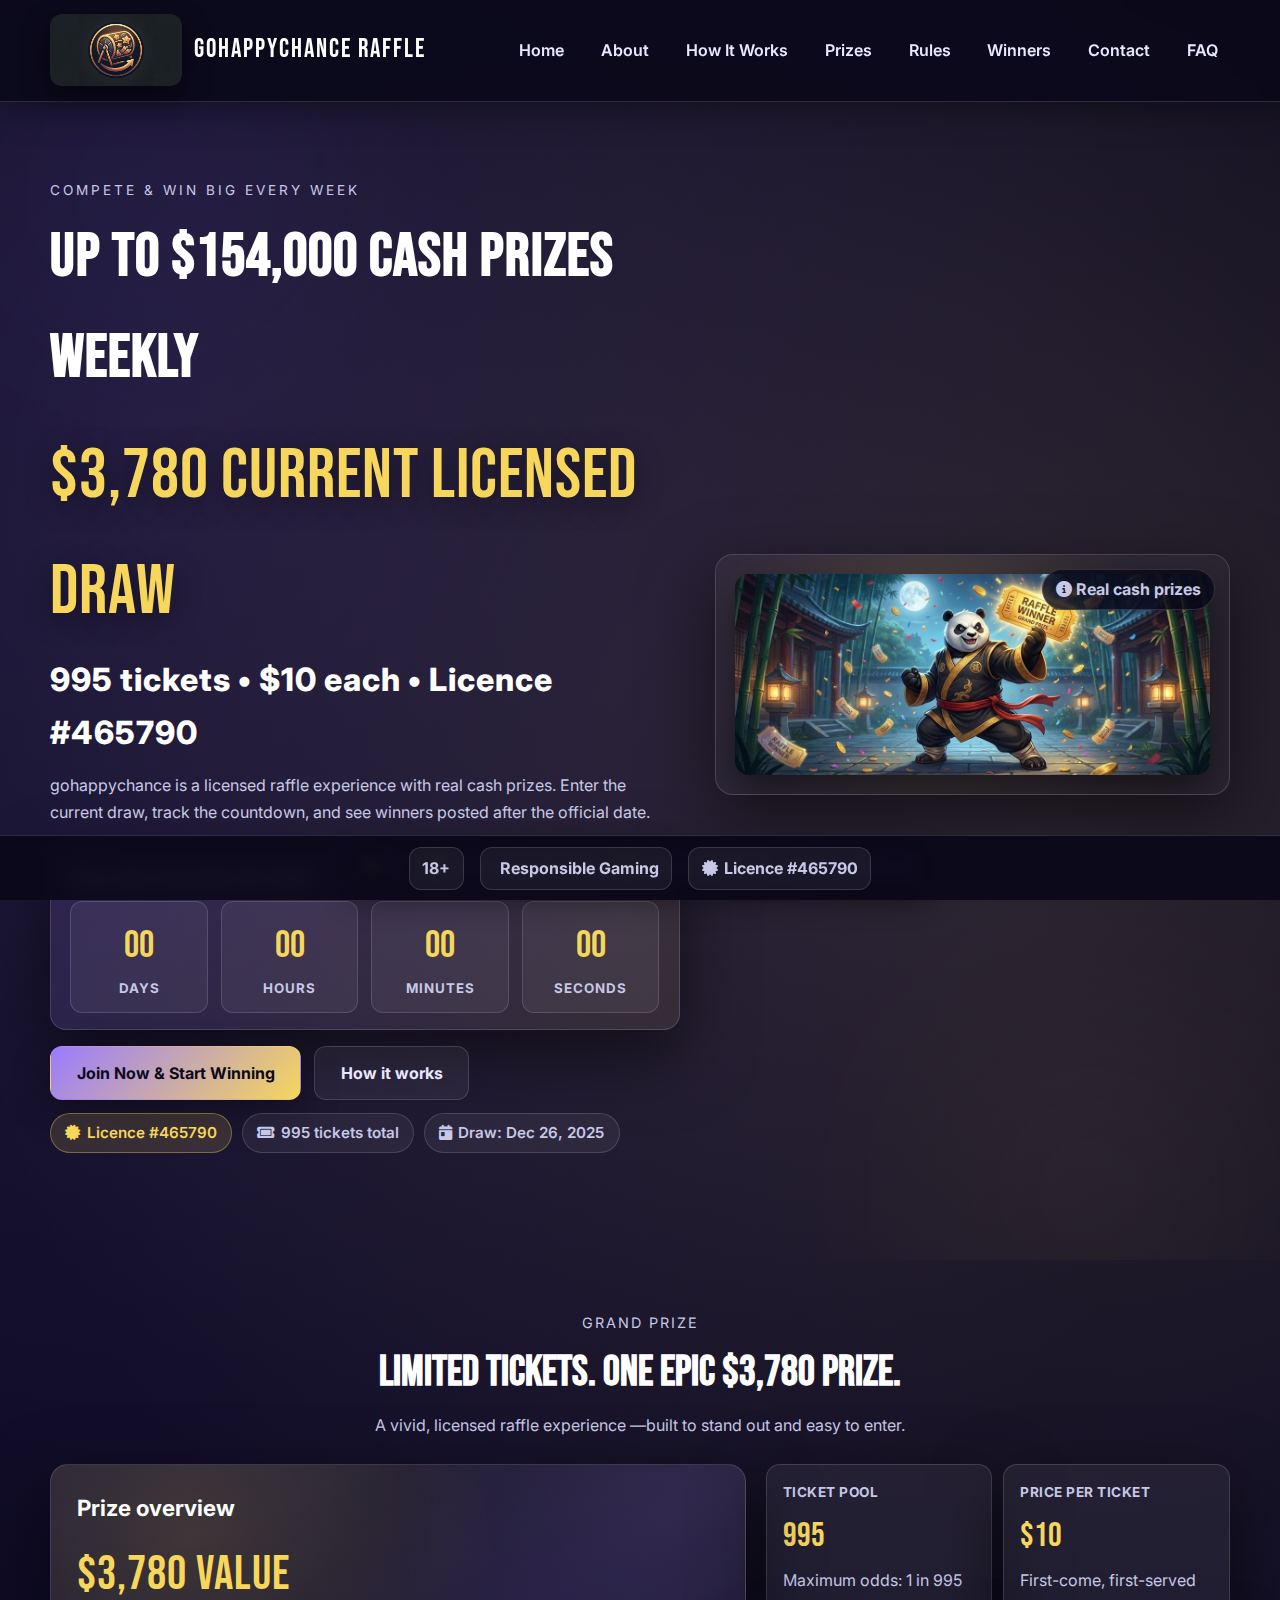
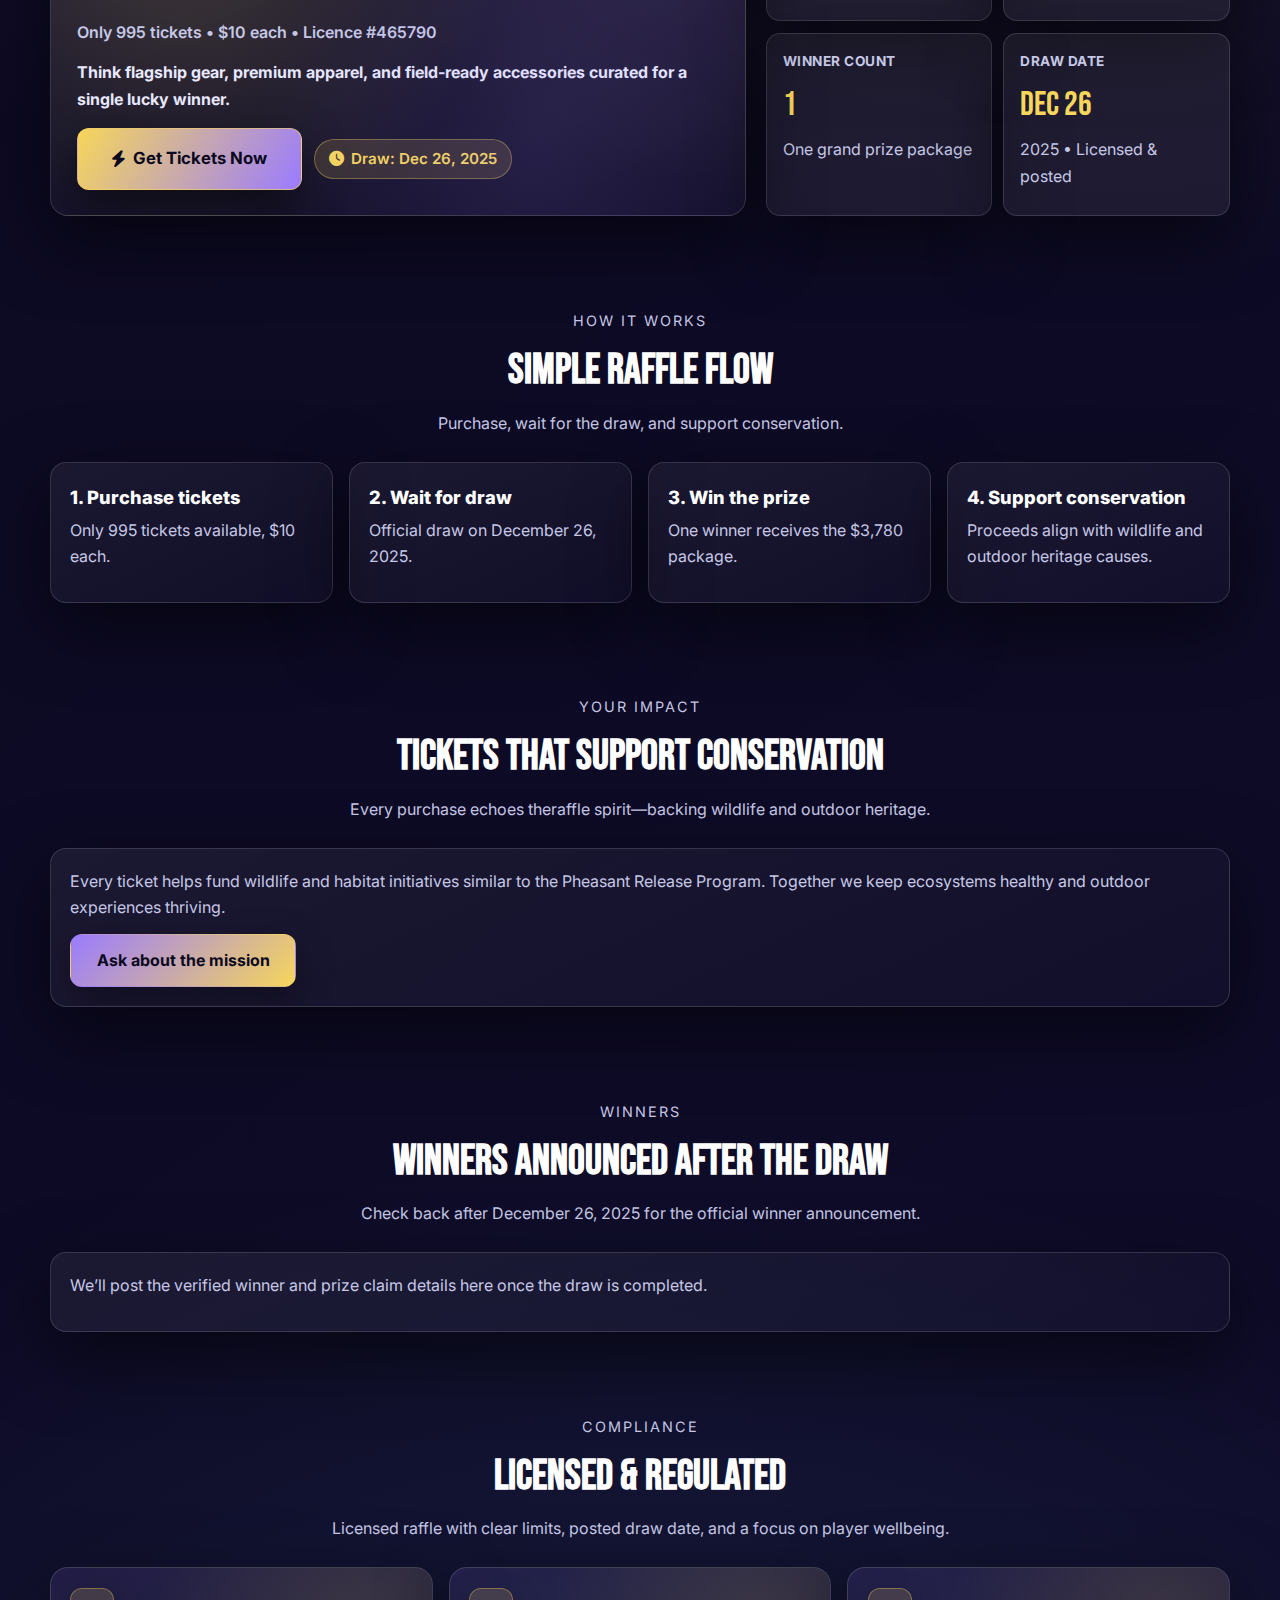
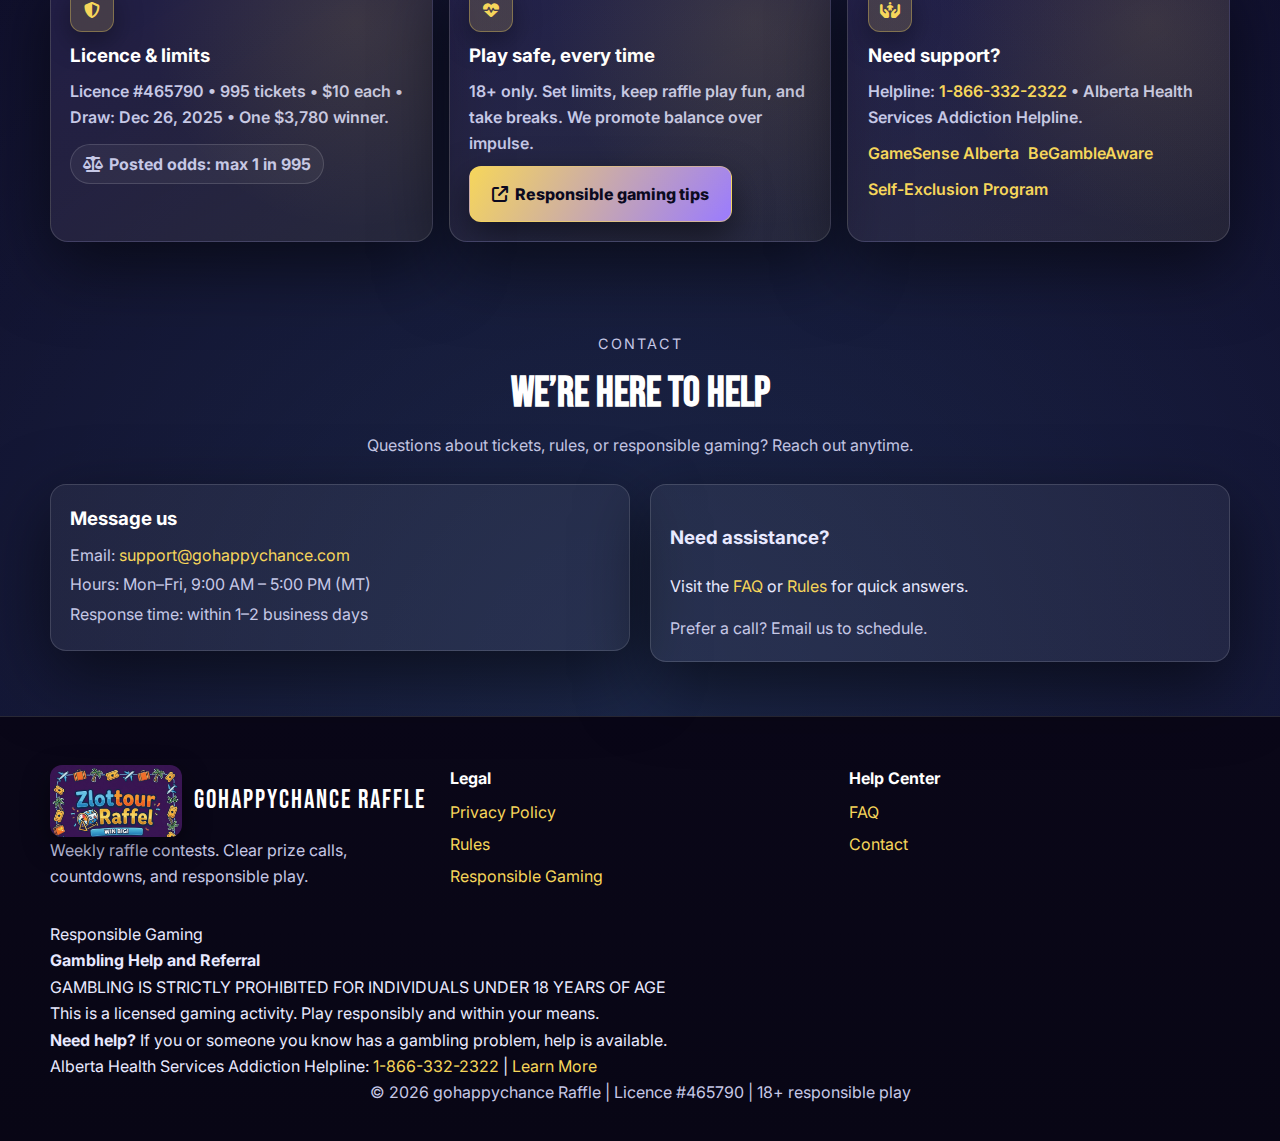
<file: index.html>
<!DOCTYPE html>
<html lang="en">
<head>
  <meta charset="utf-8">
  <meta name="viewport" content="width=device-width, initial-scale=1">
  <link rel="icon" type="image/x-icon" href="/favicon.ico">
  <title>gohappychance Raffle — Compete &amp; Win Big Every Week</title>
  <meta name="description" content="Compete weekly with gohappychance Raffle. Up to $154,000 cash prizes, current $3,780 licensed draw with 995 tickets at $10, draw on Dec 26, 2025. 18+ responsible play.">
  <meta property="og:title" content="gohappychance Raffle — Compete &amp; Win Big Every Week">
  <meta property="og:description" content="Licensed raffle: up to $154,000 cash prizes weekly. Current $3,780 draw, 995 tickets at $10, draw Dec 26, 2025. 18+ responsible play.">
  <meta property="og:image" content="/assets/herobackground02.png">
  <meta property="og:type" content="website">
  <meta property="og:url" content="https://gohappychance.com/">
  <meta name="twitter:card" content="summary_large_image">
  <meta name="twitter:image" content="/assets/herobackground02.png">
  <link rel="preconnect" href="https://fonts.googleapis.com">
  <link rel="preconnect" href="https://fonts.gstatic.com" crossorigin="">
  <link href="https://fonts.googleapis.com/css2?family=Inter:wght@400;500;600;700;800;900&amp;family=Bebas+Neue&amp;display=swap" rel="stylesheet">
  <link rel="stylesheet" href="https://cdnjs.cloudflare.com/ajax/libs/font-awesome/6.5.2/css/all.min.css">
  <style>
:root{
  --bg: #0d0b21;
  --panel: rgba(255,255,255,0.06);
  --panel-strong: rgba(255,255,255,0.1);
  --text: #e8e9ff;
  --muted: #c6c8e6;
  --heading: #ffffff;
  --accent: #f6d65b;
  --secondary: #9a7bff;
  --primary: #130f2e;
  --border: rgba(255,255,255,0.14);
  --radius: 16px;
  --shadow: 0 24px 70px rgba(0,0,0,0.55);
  --font-display: "Bebas Neue", "Inter", system-ui, sans-serif;
  --font-body: "Inter", system-ui, sans-serif;
}
*{box-sizing:border-box}
body{
  margin:0;
  font-family:var(--font-body);
  background:
    radial-gradient(circle at 12% 10%, rgba(154,123,255,0.16), transparent 32%),
    radial-gradient(circle at 82% 18%, rgba(246,214,91,0.12), transparent 30%),
    radial-gradient(circle at 50% 90%, rgba(108,205,255,0.14), transparent 30%),
    linear-gradient(145deg, #0a0819 0%, #0d0a24 40%, #0f0c2c 100%);
  color:var(--text);
  line-height:1.65;
  min-height:100vh;
  -webkit-font-smoothing:antialiased;
}
a{color:var(--accent); text-decoration:none; transition:color .18s ease, opacity .18s ease}
a:hover{color:var(--secondary); opacity:0.92}
img{max-width:100%; display:block}

.container{width:min(1180px, 100% - 2.4rem); margin:0 auto}

.topbar{
  position:sticky;
  top:0;
  z-index:80;
  background:rgba(10,8,25,0.9);
  backdrop-filter:blur(16px);
  border-bottom:1px solid var(--border);
  box-shadow:0 8px 30px rgba(0,0,0,0.35);
}
.nav-wrap{
  display:flex;
  align-items:center;
  justify-content:space-between;
  gap:1rem;
  padding:0.9rem 0;
}
.brand{
  display:flex;
  align-items:center;
  gap:0.75rem;
}
.brand img{
  width:132px;
  border-radius:12px;
  box-shadow:0 10px 28px rgba(0,0,0,0.45);
}
.brand-name{
  font-family:var(--font-display);
  letter-spacing:2px;
  font-size:1.6rem;
  color:var(--heading);
}
.nav-links{
  display:flex;
  align-items:center;
  gap:0.8rem;
}
.nav-links a{
  color:var(--text);
  font-weight:600;
  padding:0.45rem 0.75rem;
  border-radius:12px;
  transition:background .15s ease, color .15s ease;
}
.nav-links a:hover{background:var(--panel); color:var(--accent)}
.nav-links .btn{
  padding:0.6rem 0.9rem;
  font-size:0.95rem;
  white-space:nowrap;
}
.menu-toggle{
  display:none;
  background:var(--panel);
  border:1px solid var(--border);
  color:var(--text);
  padding:0.55rem 0.75rem;
  border-radius:12px;
}

.btn{
  display:inline-flex;
  align-items:center;
  justify-content:center;
  gap:0.45rem;
  padding:0.78rem 1.6rem;
  border-radius:12px;
  font-weight:700;
  white-space:nowrap;
  border:1px solid transparent;
  cursor:pointer;
  transition:transform .16s ease, box-shadow .2s ease, background .2s ease, color .2s ease;
}
.btn.primary{
  background:linear-gradient(135deg, var(--secondary), var(--accent));
  color:#0b0920;
  box-shadow:0 12px 36px rgba(0,0,0,0.35);
}
.btn.primary:hover{transform:translateY(-2px)}
.btn.ghost{
  background:var(--panel);
  border-color:var(--border);
  color:var(--text);
}
.btn.ghost:hover{color:var(--accent)}

.hero{
  position:relative;
  overflow:hidden;
  padding:clamp(2.5rem, 6vw, 4.8rem) 0 clamp(3rem, 7vw, 5.6rem);
}
.hero::before,
.hero::after{
  content:"";
  position:absolute;
  width:420px;
  height:420px;
  border-radius:50%;
  filter:blur(120px);
  opacity:0.35;
  z-index:0;
}
.hero::before{top:-120px; left:-60px; background:radial-gradient(circle, rgba(154,123,255,0.45), transparent 60%)}
.hero::after{bottom:-140px; right:-20px; background:radial-gradient(circle, rgba(246,214,91,0.4), transparent 60%)}
.hero-grid{
  position:relative;
  z-index:1;
  display:grid;
  grid-template-columns:1.1fr 0.9fr;
  gap:2.2rem;
  align-items:center;
}
.hero-copy .eyebrow{
  letter-spacing:3px;
  text-transform:uppercase;
  font-size:0.85rem;
  color:var(--muted);
  margin:0 0 0.4rem;
}
.hero-title{
  font-family:var(--font-display);
  font-size:clamp(2.2rem, 5vw, 3.8rem);
  letter-spacing:1px;
  margin:0 0 0.6rem;
  color:var(--heading);
}
.hero-prize-stack{display:flex; flex-direction:column; gap:0.25rem; margin:0 0 0.8rem}
.hero-prize{
  display:inline-block;
  font-family:var(--font-display);
  font-size:clamp(2.6rem, 6vw, 4.4rem);
  color:var(--accent);
  letter-spacing:1px;
  text-shadow:0 6px 28px rgba(0,0,0,0.4);
}
.hero-prize-sub{
  font-size:clamp(1.3rem, 3vw, 2rem);
  font-weight:800;
  letter-spacing:1px;
  color:var(--heading);
}
.hero-sub{
  margin:0 0 1rem;
  color:var(--muted);
  max-width:720px;
}
.hero-cta{display:flex; gap:0.8rem; flex-wrap:wrap; margin:1rem 0 0.8rem}
.pill{
  display:inline-flex;
  align-items:center;
  gap:0.4rem;
  padding:0.42rem 0.9rem;
  border-radius:999px;
  background:var(--panel);
  border:1px solid var(--border);
  color:var(--muted);
  font-weight:600;
  font-size:0.95rem;
}
.pill.accent{background:rgba(246,214,91,0.14); color:var(--accent); border-color:rgba(246,214,91,0.35)}
.badges{display:flex; flex-wrap:wrap; gap:0.6rem; margin:0.2rem 0 1.1rem}

.countdown-card{
  margin-top:1.4rem;
  background:linear-gradient(135deg, rgba(154,123,255,0.14), rgba(246,214,91,0.08));
  border:1px solid var(--border);
  border-radius:var(--radius);
  padding:1rem 1.2rem;
  box-shadow:var(--shadow);
}
.countdown-title{font-weight:700; color:var(--heading); margin:0 0 0.6rem}
.countdown{display:flex; gap:0.8rem; flex-wrap:wrap}
.countdown .slot{
  flex:1 1 120px;
  min-width:120px;
  background:var(--panel);
  border:1px solid var(--border);
  border-radius:12px;
  text-align:center;
  padding:0.8rem 0.6rem;
}
.countdown .value{display:block; font-family:var(--font-display); font-size:2.4rem; color:var(--accent)}
.countdown small{display:block; color:var(--muted); letter-spacing:1px; text-transform:uppercase; font-weight:700}

.hero-visual{
  position:relative;
  background:linear-gradient(160deg, rgba(255,255,255,0.04), rgba(255,255,255,0.02));
  border:1px solid var(--border);
  border-radius:18px;
  padding:1.2rem;
  box-shadow:var(--shadow);
  overflow:hidden;
}
.hero-visual .halo{
  position:absolute;
  inset:0;
  background:radial-gradient(circle at 40% 30%, rgba(246,214,91,0.22), transparent 60%);
  filter:blur(30px);
  z-index:0;
}
.hero-visual img{position:relative; z-index:1; border-radius:14px; box-shadow:0 16px 44px rgba(0,0,0,0.55)}
.hero-label{position:absolute; top:14px; right:14px; z-index:2; background:rgba(10,8,25,0.8); border:1px solid var(--border); padding:0.4rem 0.8rem; border-radius:999px; color:var(--muted); font-weight:700}

.section-head{text-align:center; margin-bottom:1.6rem}
.section-eyebrow{text-transform:uppercase; letter-spacing:2px; color:var(--muted); margin:0; font-size:0.9rem}
.section-title{font-family:var(--font-display); font-size:clamp(1.9rem, 4vw, 2.6rem); color:var(--heading); margin:0.25rem 0}
.section-sub{margin:0; color:var(--muted)}

.packages{padding:3.2rem 0 2.6rem}
.package-grid{display:grid; grid-template-columns:repeat(auto-fit, minmax(240px, 1fr)); gap:1rem}
.package-card{position:relative; background:linear-gradient(155deg, rgba(255,255,255,0.06), rgba(255,255,255,0.02)); border:1px solid var(--border); border-radius:16px; padding:1.2rem; box-shadow:var(--shadow); overflow:hidden; transition:transform .16s ease, box-shadow .16s ease, border-color .16s ease}
.package-card:hover{transform:translateY(-4px); border-color:rgba(246,214,91,0.4); box-shadow:0 18px 48px rgba(0,0,0,0.55)}
.package-card .ribbon{position:absolute; top:12px; right:12px; background:var(--accent); color:#0b0920; padding:0.32rem 0.7rem; border-radius:999px; font-weight:800; letter-spacing:0.5px}
.package-name{margin:0 0 0.3rem; font-size:1.15rem; color:var(--heading); font-weight:800}
.package-value{font-family:var(--font-display); font-size:2.6rem; color:var(--secondary); margin:0}
.package-note{margin:0 0 0.8rem; color:var(--muted)}
.package-list{list-style:none; padding:0; margin:0 0 1rem; color:var(--text)}
.package-list li{display:flex; align-items:center; gap:0.45rem; margin:0.3rem 0; color:var(--muted)}
.package-list li i{color:var(--accent)}
.grand-prize-wrap{display:grid; grid-template-columns:1.2fr 0.8fr; gap:1.2rem; align-items:stretch}
.grand-card{position:relative; padding:1.6rem; border-radius:18px; background:radial-gradient(circle at 20% 20%, rgba(246,214,91,0.16), transparent 50%), radial-gradient(circle at 90% 10%, rgba(154,123,255,0.14), transparent 40%), linear-gradient(155deg, rgba(255,255,255,0.06), rgba(255,255,255,0.02)); border:1px solid var(--border); box-shadow:var(--shadow); overflow:hidden}
.grand-card::after{content:""; position:absolute; inset:0; background:radial-gradient(circle at 70% 80%, rgba(154,123,255,0.14), transparent 50%); pointer-events:none}
.grand-card h3{margin:0 0 0.45rem; color:var(--heading); font-size:1.4rem}
.grand-card .value{font-family:var(--font-display); font-size:3rem; color:var(--accent); margin:0 0 0.3rem; letter-spacing:1px}
.grand-card .sub{color:var(--muted); margin:0 0 0.9rem; font-weight:600}
.grand-card .pitch{color:var(--text); font-weight:700; margin:0 0 1rem}
.cta-stack{display:flex; flex-wrap:wrap; gap:0.75rem; align-items:center}
.btn.fun{padding:1rem 2.1rem; font-size:1.05rem; background:linear-gradient(120deg, var(--accent), var(--secondary)); color:#0b0920; box-shadow:0 16px 40px rgba(0,0,0,0.5); border:1px solid rgba(246,214,91,0.6)}
.btn.fun:hover{transform:translateY(-3px) scale(1.01); box-shadow:0 20px 48px rgba(0,0,0,0.58)}
.stat-grid{display:grid; grid-template-columns:repeat(auto-fit,minmax(180px,1fr)); gap:0.7rem; height:100%}
.stat-box{background:var(--panel); border:1px solid var(--border); border-radius:14px; padding:1rem; box-shadow:var(--shadow); text-align:left}
.stat-box .label{color:var(--muted); font-weight:700; letter-spacing:0.5px; text-transform:uppercase; font-size:0.85rem; margin:0 0 0.35rem}
.stat-box .num{font-family:var(--font-display); font-size:2.1rem; color:var(--accent); margin:0}
.stat-box .hint{color:var(--muted); margin:0.2rem 0 0}

.regulatory{padding:2.6rem 0}
.reg-card{background:var(--panel); border:1px solid var(--border); border-radius:16px; padding:1.2rem; box-shadow:var(--shadow); margin-bottom:1rem}
.reg-card h3{margin:0 0 0.4rem; color:var(--heading)}
.reg-card p{margin:0 0 0.6rem; color:var(--muted)}
.res-links{display:flex; flex-wrap:wrap; gap:0.6rem; margin:0; padding:0; list-style:none}
.res-links a{color:var(--accent); font-weight:600}
.res-links a:hover{color:var(--secondary)}
.rg-grid{display:grid; grid-template-columns:repeat(auto-fit, minmax(260px,1fr)); gap:1rem; margin-top:1.2rem}
.rg-card{position:relative; background:linear-gradient(150deg, rgba(154,123,255,0.12), rgba(246,214,91,0.08)); border:1px solid var(--border); border-radius:18px; padding:1.2rem; box-shadow:var(--shadow); overflow:hidden}
.rg-card::after{content:""; position:absolute; inset:0; background:radial-gradient(circle at 80% 20%, rgba(246,214,91,0.16), transparent 55%); opacity:0.7; pointer-events:none}
.rg-icon{width:44px; height:44px; display:inline-flex; align-items:center; justify-content:center; border-radius:12px; background:rgba(246,214,91,0.16); color:var(--accent); border:1px solid rgba(246,214,91,0.35); margin-bottom:0.6rem; box-shadow:0 10px 28px rgba(0,0,0,0.35)}
.rg-card h3{margin:0 0 0.35rem; color:var(--heading)}
.rg-card p{margin:0 0 0.6rem; color:var(--muted); font-weight:600}
.rg-badge-pill{display:inline-flex; align-items:center; gap:0.35rem; background:rgba(255,255,255,0.05); border:1px solid var(--border); padding:0.35rem 0.75rem; border-radius:999px; font-weight:700; color:var(--muted); margin:0.25rem 0}
.rg-cta{display:inline-flex; align-items:center; gap:0.4rem; padding:0.85rem 1.4rem; border-radius:12px; background:linear-gradient(120deg, var(--accent), var(--secondary)); color:#0b0920; font-weight:800; box-shadow:0 14px 36px rgba(0,0,0,0.5); border:1px solid rgba(246,214,91,0.5)}
.rg-cta:hover{transform:translateY(-2px); color:#0b0920}

.contact{padding:3rem 0 3.4rem}
.contact-grid{display:grid; grid-template-columns:1fr 1fr; gap:1.2rem; align-items:start}
.contact-card,.contact-form-card{background:var(--panel); border:1px solid var(--border); border-radius:16px; padding:1.2rem; box-shadow:var(--shadow)}
.contact-card h3{margin:0 0 0.4rem; color:var(--heading)}
.contact-card p{margin:0.2rem 0; color:var(--muted)}
.contact-card strong{color:var(--heading)}
.contact-form-card form{display:flex; flex-direction:column; gap:0.75rem}
.contact-form-card input,.contact-form-card textarea{width:100%; padding:0.85rem 0.95rem; border-radius:12px; border:1px solid var(--border); background:rgba(255,255,255,0.03); color:var(--text); font-size:1rem; transition:border .16s ease, box-shadow .16s ease}
.contact-form-card input:focus,.contact-form-card textarea:focus{outline:none; border-color:rgba(154,123,255,0.5); box-shadow:0 0 0 3px rgba(154,123,255,0.18)}
.form-status{min-height:20px; color:var(--muted)}
.form-status.success{color:#9ff2c0}
.form-status.error{color:#ff9b73}

.footer{background:linear-gradient(180deg, #0a0718, #080615); border-top:1px solid var(--border); padding:3rem 0 2.2rem}
.footer-grid{display:grid; grid-template-columns:repeat(auto-fit, minmax(240px, 1fr)); gap:1.2rem; margin-bottom:1.6rem}
.footer h4{margin:0 0 0.5rem; color:var(--heading)}
.footer p{margin:0; color:var(--muted)}
.footer ul{list-style:none; padding:0; margin:0}
.footer li{margin:0.35rem 0}
.footer-copy{text-align:center; color:var(--muted); margin:0}\n.footer-rg{margin:1.2rem 0; background:var(--panel-strong); border:1px solid var(--border); border-left:4px solid var(--accent); border-radius:16px; padding:1.1rem; display:grid; grid-template-columns:auto 1fr; gap:0.9rem; align-items:center; box-shadow:var(--shadow);}\n.footer-rg .rg-badge{background:rgba(246,214,91,0.14); color:var(--accent); font-weight:800; padding:0.6rem 0.9rem; border-radius:12px; border:1px solid rgba(246,214,91,0.4); text-transform:uppercase; letter-spacing:1px;}\n.footer-rg .rg-text{color:var(--muted); line-height:1.5; font-weight:600;}\n.footer-rg .rg-warning{color:var(--heading); font-weight:800; display:block; margin:0.15rem 0;}

.sticky-ribbon{position:fixed; bottom:12px; left:50%; transform:translateX(-50%); background:rgba(12,10,30,0.9); border:1px solid var(--border); border-radius:999px; padding:0.55rem 1rem; display:flex; align-items:center; gap:0.8rem; box-shadow:0 12px 30px rgba(0,0,0,0.45); backdrop-filter:blur(10px); z-index:60; flex-wrap:wrap}
.sticky-ribbon .item{display:flex; align-items:center; gap:0.35rem; color:var(--muted); font-weight:600}
.sticky-ribbon .item i{color:var(--accent)}

.scroll-top{position:fixed; right:18px; bottom:70px; width:46px; height:46px; border-radius:50%; border:none; background:var(--accent); color:#0b0920; display:flex; align-items:center; justify-content:center; cursor:pointer; box-shadow:0 14px 34px rgba(0,0,0,0.55); opacity:0; visibility:hidden; transition:all .16s; z-index:65}
.scroll-top.show{opacity:1; visibility:visible}
.scroll-top:hover{background:var(--secondary); color:#fff}

.gohappychance-modal{position:fixed; inset:0; display:none; align-items:center; justify-content:center; background:rgba(0,0,0,0.78); backdrop-filter:blur(8px); z-index:120; padding:1rem}
.gohappychance-modal.active{display:flex}
.modal-card{background:linear-gradient(155deg, #110d24, #0c0a1c); border:1px solid var(--border); border-radius:18px; width:min(520px, 100%); padding:1.4rem; color:var(--text); position:relative; box-shadow:var(--shadow)}
.modal-card h3{margin:0 0 0.3rem; font-family:var(--font-display); font-size:2rem}
.modal-card p{margin:0 0 0.8rem; color:var(--muted)}
.modal-close{position:absolute; top:12px; right:12px; background:var(--panel); border:1px solid var(--border); color:var(--muted); border-radius:10px; padding:0.4rem 0.6rem; cursor:pointer}
.modal-form{display:flex; flex-direction:column; gap:0.7rem}
.modal-form input{padding:0.85rem 0.95rem; border-radius:12px; border:1px solid var(--border); background:rgba(255,255,255,0.03); color:var(--text)}
.modal-form input:focus{outline:none; border-color:rgba(246,214,91,0.4); box-shadow:0 0 0 3px rgba(246,214,91,0.15)}
.modal-status{min-height:22px; color:var(--muted); font-weight:600}
.modal-status.success{color:#9ff2c0}
.modal-status.error{color:#ff9b73}

.sticky-footer{position:fixed; bottom:0; left:0; right:0; background:rgba(10,8,25,0.92); border-top:1px solid var(--border); backdrop-filter:blur(10px); z-index:70; padding:0.65rem 0}
.sticky-footer .container{display:flex; align-items:center; gap:1rem; justify-content:center; flex-wrap:wrap; font-weight:700; color:var(--muted)}
.sticky-footer .badge{display:flex; align-items:center; gap:0.35rem; background:var(--panel); border:1px solid var(--border); padding:0.45rem 0.8rem; border-radius:12px}

.sr-only{position:absolute; width:1px; height:1px; padding:0; margin:-1px; overflow:hidden; clip:rect(0,0,0,0); border:0}

@media (max-width: 960px){
  .hero-grid{grid-template-columns:1fr}
  .hero-visual{order:-1}
  .nav-links{position:absolute; left:0; right:0; top:100%; background:rgba(10,8,25,0.96); padding:0.8rem 1.2rem 1rem; flex-direction:column; align-items:flex-start; border-bottom:1px solid var(--border); display:none}
  .nav-links.open{display:flex}
  .menu-toggle{display:inline-flex}
}
@media (max-width: 720px){
  .countdown .slot{min-width:48%}
  .contact-grid{grid-template-columns:1fr}
  .sticky-ribbon{bottom:62px; border-radius:16px}
  .brand img{width:112px}
  .sticky-footer{padding:0.8rem 0}
}
  </style>
</head>
<body>
  <header class="topbar">
    <div class="container nav-wrap">
      <a class="brand" href="/" style="position: relative;">
        <img src="images/img-1765825855504.jpg" alt="gohappychance logo" style="">
        <span class="brand-name">gohappychance Raffle</span>
      </a>
      <button class="menu-toggle" type="button" aria-label="Toggle menu" data-menu-toggle="">
        <i class="fa-solid fa-bars"></i>
      </button>
      <nav class="nav-links" id="navMenu">
        <a href="#home">Home</a>
        <a href="#impact">About</a>
        <a href="#how">How It Works</a>
        <a href="#packages">Prizes</a>
        <a href="/rules">Rules</a>
        <a href="#winners">Winners</a>
        <a href="#contact">Contact</a>
        <a href="/faq">FAQ</a>
      </nav>
    </div>
  </header>

  <main>
    <section class="hero" id="home">
      <div class="container hero-grid">
        <div class="hero-copy">
          <p class="eyebrow">Compete &amp; win big every week</p>
          <h1 class="hero-title">Up to $154,000 cash prizes weekly</h1>
          <div class="hero-prize-stack">
            <span class="hero-prize">$3,780 Current Licensed Draw</span>
            <span class="hero-prize-sub">995 tickets • $10 each • Licence #465790</span>
          </div>
          <p class="hero-sub">gohappychance is a licensed raffle experience with real cash prizes. Enter the current draw, track the countdown, and see winners posted after the official date.</p>
          <div class="countdown-card">
            <p class="countdown-title">Draw date: December 26, 2025</p>
            <div class="countdown" id="countdown">
              <div class="slot"><span class="value" id="countdownDays">27</span><small>Days</small></div>
              <div class="slot"><span class="value" id="countdownHours">00</span><small>Hours</small></div>
              <div class="slot"><span class="value" id="countdownMinutes">00</span><small>Minutes</small></div>
              <div class="slot"><span class="value" id="countdownSeconds">00</span><small>Seconds</small></div>
            </div>
          </div>
          <div class="hero-cta">
            <a href="#" class="btn primary" data-signup-btn="">Join Now &amp; Start Winning</a>
            <a href="#how" class="btn ghost">How it works</a>
          </div>
          <div class="badges">
            <span class="pill accent"><i class="fa-solid fa-certificate"></i> Licence #465790</span>
            <span class="pill"><i class="fa-solid fa-ticket"></i> 995 tickets total</span>
            <span class="pill"><i class="fa-solid fa-calendar-day"></i> Draw: Dec 26, 2025</span>
          </div>
        </div>

        <div class="hero-visual">
          <div class="halo"></div>
          <img src="images/img-1765825976660.jpg" alt="gohappychance Raffle hero" style="">
          <span class="hero-label"><i class="fa-solid fa-circle-info"></i> Real cash prizes</span>
        </div>
      </div>
    </section>

    <section class="packages" id="packages">
      <div class="container">
        <div class="section-head">
          <p class="section-eyebrow">Grand prize</p>
          <h2 class="section-title">Limited tickets. One epic $3,780 prize.</h2>
          <p class="section-sub">A vivid, licensed raffle experience —built to stand out and easy to enter.</p>
        </div>

        <div class="grand-prize-wrap">
          <article class="grand-card">
            <h3>Prize overview</h3>
            <p class="value">$3,780 value</p>
            <p class="sub">Only 995 tickets • $10 each • Licence #465790</p>
            <p class="pitch">Think flagship gear, premium apparel, and field-ready accessories curated for a single lucky winner.</p>
            <div class="cta-stack">
              <a href="#" class="btn fun" data-signup-btn=""><i class="fa-solid fa-bolt"></i> Get Tickets Now</a>
              <span class="pill accent"><i class="fa-solid fa-clock"></i> Draw: Dec 26, 2025</span>
            </div>
          </article>

          <div class="stat-grid">
            <div class="stat-box">
              <p class="label">Ticket pool</p>
              <p class="num">995</p>
              <p class="hint">Maximum odds: 1 in 995</p>
            </div>
            <div class="stat-box">
              <p class="label">Price per ticket</p>
              <p class="num">$10</p>
              <p class="hint">First-come, first-served</p>
            </div>
            <div class="stat-box">
              <p class="label">Winner count</p>
              <p class="num">1</p>
              <p class="hint">One grand prize package</p>
            </div>
            <div class="stat-box">
              <p class="label">Draw date</p>
              <p class="num">Dec 26</p>
              <p class="hint">2025 • Licensed &amp; posted</p>
            </div>
          </div>
        </div>
      </div>
    </section>

    <section class="packages" id="how">
      <div class="container">
        <div class="section-head">
          <p class="section-eyebrow">How it works</p>
          <h2 class="section-title">Simple raffle flow</h2>
          <p class="section-sub">Purchase, wait for the draw, and support conservation.</p>
        </div>

        <div class="package-grid">
          <article class="package-card">
            <div class="package-name">1. Purchase tickets</div>
            <p class="package-note">Only 995 tickets available, $10 each.</p>
          </article>
          <article class="package-card">
            <div class="package-name">2. Wait for draw</div>
            <p class="package-note">Official draw on December 26, 2025.</p>
          </article>
          <article class="package-card">
            <div class="package-name">3. Win the prize</div>
            <p class="package-note">One winner receives the $3,780 package.</p>
          </article>
          <article class="package-card">
            <div class="package-name">4. Support conservation</div>
            <p class="package-note">Proceeds align with wildlife and outdoor heritage causes.</p>
          </article>
        </div>
      </div>
    </section>

    <section class="packages" id="impact">
      <div class="container">
        <div class="section-head">
          <p class="section-eyebrow">Your impact</p>
          <h2 class="section-title">Tickets that support conservation</h2>
          <p class="section-sub">Every purchase echoes theraffle spirit—backing wildlife and outdoor heritage.</p>
        </div>
        <div class="package-grid">
          <article class="package-card">
            <p class="package-note">
              Every ticket helps fund wildlife and habitat initiatives similar to the Pheasant Release Program. Together we keep ecosystems healthy and outdoor experiences thriving.
            </p>
            <a href="/faq" class="btn primary">Ask about the mission</a>
          </article>
        </div>
      </div>
    </section>

    <section class="packages" id="winners">
      <div class="container">
        <div class="section-head">
          <p class="section-eyebrow">Winners</p>
          <h2 class="section-title">Winners announced after the draw</h2>
          <p class="section-sub">Check back after December 26, 2025 for the official winner announcement.</p>
        </div>
        <div class="package-grid">
          <article class="package-card">
            <p class="package-note">We’ll post the verified winner and prize claim details here once the draw is completed.</p>
          </article>
        </div>
      </div>
    </section>

    <section class="regulatory" id="responsible">
      <div class="container">
        <div class="section-head">
          <p class="section-eyebrow">Compliance</p>
          <h2 class="section-title">Licensed &amp; regulated</h2>
          <p class="section-sub">Licensed raffle with clear limits, posted draw date, and a focus on player wellbeing.</p>
        </div>

        <div class="rg-grid">
          <div class="rg-card">
            <div class="rg-icon"><i class="fa-solid fa-shield-halved"></i></div>
            <h3>Licence &amp; limits</h3>
            <p>Licence #465790 • 995 tickets • $10 each • Draw: Dec 26, 2025 • One $3,780 winner.</p>
            <span class="rg-badge-pill"><i class="fa-solid fa-scale-balanced"></i> Posted odds: max 1 in 995</span>
          </div>
          <div class="rg-card">
            <div class="rg-icon"><i class="fa-solid fa-heart-pulse"></i></div>
            <h3>Play safe, every time</h3>
            <p>18+ only. Set limits, keep raffle play fun, and take breaks. We promote balance over impulse.</p>
            <a class="rg-cta" href="https://aglc.ca/gaming/responsible-gambling" target="_blank" rel="noopener noreferrer"><i class="fa-solid fa-arrow-up-right-from-square"></i> Responsible gaming tips</a>
          </div>
          <div class="rg-card">
            <div class="rg-icon"><i class="fa-solid fa-hands-holding-child"></i></div>
            <h3>Need support?</h3>
            <p>Helpline: <a href="tel:18663322322" class="link-accent">1-866-332-2322</a> • Alberta Health Services Addiction Helpline.</p>
            <ul class="res-links">
              <li><a href="https://gamesenseab.ca/" target="_blank" rel="noopener noreferrer">GameSense Alberta</a></li>
              <li><a href="https://www.gambleaware.org/" target="_blank" rel="noopener noreferrer">BeGambleAware</a></li>
              <li><a href="https://selfexclusion.ca/" target="_blank" rel="noopener noreferrer">Self-Exclusion Program</a></li>
            </ul>
          </div>
        </div>
      </div>
    </section>

    <section class="contact" id="contact">
      <div class="container">
        <div class="section-head">
          <p class="section-eyebrow">Contact</p>
          <h2 class="section-title">We’re here to help</h2>
          <p class="section-sub">Questions about tickets, rules, or responsible gaming? Reach out anytime.</p>
        </div>
        <div class="contact-grid">
          <div class="contact-card">
            <h3>Message us</h3>
            <p>Email: <a href="mailto:support@gohappychance.com">support@gohappychance.com</a></p>
            <p>Hours: Mon–Fri, 9:00 AM – 5:00 PM (MT)</p>
            <p>Response time: within 1–2 business days</p>
          </div>
          <div class="contact-form-card">
            <h3>Need assistance?</h3>
            <p>Visit the <a href="/faq">FAQ</a> or <a href="/rules">Rules</a> for quick answers.</p>
            <div class="form-status" aria-live="polite">Prefer a call? Email us to schedule.</div>
          </div>
        </div>
      </div>
    </section>

  </main>

  <footer class="footer">
    <div class="container">
      <div class="footer-grid">
        <div>
          <div class="brand" style="position: relative;">
            <img src="assets/img.png" alt="gohappychance logo">
            <span class="brand-name">gohappychance Raffle</span>
          </div>
          <p>Weekly raffle contests. Clear prize calls, countdowns, and responsible play.</p>
        </div>
        <div>
          <h4>Legal</h4>
          <ul>
            <li><a href="/privacy-policy">Privacy Policy</a></li>
            <li><a href="/rules">Rules</a></li>
            <li><a href="#responsible">Responsible Gaming</a></li>
          </ul>
        </div>
        <div>
          <h4>Help Center</h4>
          <ul>
            <li><a href="/faq">FAQ</a></li>
            <li><a href="#contact">Contact</a></li>
          </ul>
        </div>
      </div>
      <div class="footer-rg">
        <div class="rg-badge">Responsible Gaming</div>
        <div class="rg-text">
          <strong>Gambling Help and Referral</strong><br>
          <span class="rg-warning">GAMBLING IS STRICTLY PROHIBITED FOR INDIVIDUALS UNDER 18 YEARS OF AGE</span><br>
          This is a licensed gaming activity. Play responsibly and within your means.<br>
          <strong>Need help?</strong> If you or someone you know has a gambling problem, help is available.<br>
          Alberta Health Services Addiction Helpline: <a href="tel:18663322322" class="link-accent">1-866-332-2322</a> | <a href="https://aglc.ca/gaming/responsible-gambling" class="link-accent" target="_blank" rel="noopener noreferrer">Learn More</a>
        </div>
      </div>
      <p class="footer-copy">© <span data-year=""></span> gohappychance Raffle | Licence #465790 | 18+ responsible play</p>
    </div>
  </footer>

  <div class="sticky-ribbon">
    <div class="item"><i class="fa-solid fa-circle-exclamation"></i> 18+</div>
    <div class="item"><i class="fa-solid fa-shield"></i> Responsible Gaming</div>
    <div class="item"><i class="fa-solid fa-ticket"></i> Licence #465790</div>
    <div class="item"><i class="fa-solid fa-bolt"></i> Fast Checkout</div>
  </div>

  <button id="hubScrollTop" class="scroll-top" aria-label="Scroll to top">
    <i class="fa-solid fa-chevron-up"></i>
  </button>

  <div class="gohappychance-modal" id="signupModal">
    <div class="modal-card">
      <button class="modal-close" type="button" data-modal-close="" aria-label="Close form"><i class="fa-solid fa-xmark"></i></button>
      <h3>Ticket Purchase Inquiry</h3>
      <p>Send us a message about buying raffle tickets. We’ll respond with next steps.</p>
      <form id="signupForm" class="modal-form">
        <input type="text" id="signupName" placeholder="Full name" required="">
        <input type="email" id="signupEmail" placeholder="Email address" required="">
        <input type="tel" id="signupPhone" placeholder="Phone number" required="">
        <textarea id="signupMessage" placeholder="Your message or ticket request" rows="3" required=""></textarea>
        <button type="submit" class="btn primary">Send message</button>
        <p id="signupStatus" class="modal-status" aria-live="polite"></p>
      </form>
    </div>
  </div>

  <div class="sticky-footer">
    <div class="container">
      <div class="badge"><span class="age-number">18+</span></div>
      <div class="badge"><i class="fa-solid fa-shield-check"></i> Responsible Gaming</div>
      <div class="badge"><i class="fa-solid fa-certificate"></i> Licence #465790</div>
    </div>
  </div>

  <script src="assets/main.js" defer=""></script>



</body>
</html>
</file>
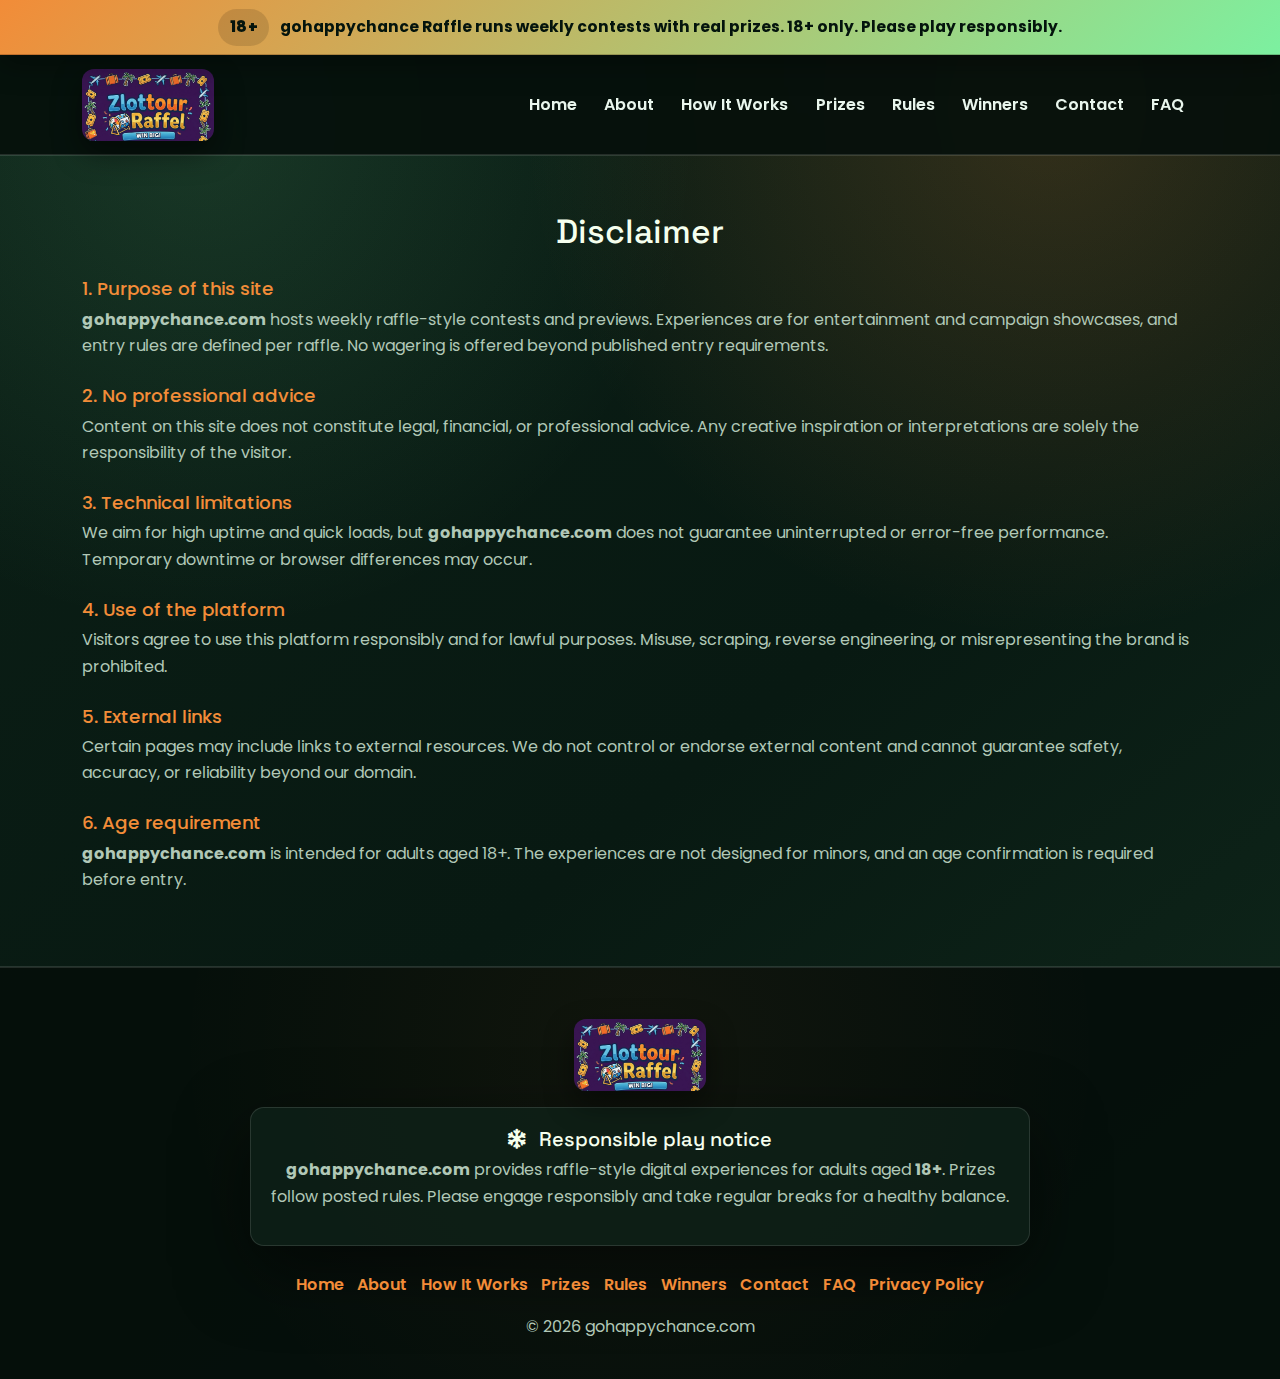
<file: disclaimer/index.html>
<!doctype html>
<html lang="en">
<head>
  <meta charset="utf-8">
  <meta name="viewport" content="width=device-width, initial-scale=1">
  <link rel="icon" type="image/x-icon" href="/favicon.ico">
  <title>Disclaimer - gohappychance Raffle</title>
  <meta name="description" content="Disclaimer for gohappychance Raffle: licensed raffle, $3,780 prize, 995 tickets at $10, draw Dec 26, 2025. 18+ with responsible play.">
  <link rel="preconnect" href="https://fonts.googleapis.com">
  <link rel="preconnect" href="https://fonts.gstatic.com" crossorigin>
  <link href="https://fonts.googleapis.com/css2?family=Poppins:wght@400;500;600;700&family=Space+Grotesk:wght@500;600;700&display=swap" rel="stylesheet">
  <link href="https://cdn.jsdelivr.net/npm/bootstrap@5.3.3/dist/css/bootstrap.min.css" rel="stylesheet">
  <link rel="stylesheet" href="https://cdnjs.cloudflare.com/ajax/libs/font-awesome/6.5.2/css/all.min.css">
  <style>
:root{
  --bg: #04130d;
  --panel: rgba(14,33,24,0.78);
  --panel-strong: rgba(18,44,32,0.9);
  --text: #e9f6ed;
  --muted: #b1c8b7;
  --heading: #f5ffee;
  --accent: #f28c38;
  --accent-2: #7cf0a0;
  --border: rgba(255,255,255,0.12);
  --radius: 14px;
  --font-heading: "Space Grotesk", "Inter", system-ui, sans-serif;
  --font-body: "Poppins", "Inter", system-ui, sans-serif;
  --shadow: 0 24px 70px rgba(0,0,0,0.55);
}

*{box-sizing:border-box}
body{
  margin:0;
  font-family:var(--font-body);
  background:
    radial-gradient(circle at 16% 10%, rgba(124,240,160,0.12), transparent 30%),
    radial-gradient(circle at 82% 8%, rgba(242,140,56,0.18), transparent 32%),
    linear-gradient(140deg, #071b12, #04150e 55%, #0c2518);
  color:var(--text);
  line-height:1.65;
  min-height:100vh;
  -webkit-font-smoothing:antialiased;
}
a{color:var(--accent-2); text-decoration:none; transition:color .18s, opacity .18s}
a:hover{color:var(--accent); opacity:0.9}
.link-accent{color:var(--accent); font-weight:700}
.link-accent:hover{color:var(--accent-2)}
img{max-width:100%; display:block}

.container{width:min(1140px, 100% - 2rem); margin:0 auto}

.notice-banner{
  background:linear-gradient(135deg, var(--accent), var(--accent-2));
  color:#04140d;
  padding:0.55rem 0;
  text-align:center;
  font-weight:700;
  border-bottom:1px solid rgba(0,0,0,0.2);
  box-shadow:0 10px 28px rgba(0,0,0,0.35);
  position:relative;
  z-index:70;
}
.banner-inner{
  display:flex;
  align-items:center;
  justify-content:center;
  gap:0.65rem;
  flex-wrap:wrap;
  font-size:0.97rem;
}
.banner-pill{
  background:rgba(0,0,0,0.12);
  color:#04140d;
  padding:0.35rem 0.7rem;
  border-radius:999px;
  font-weight:800;
  letter-spacing:0.5px;
}

.gohappychance-com-nav{
  background:rgba(5,15,11,0.9);
  border-bottom:1px solid var(--border);
  backdrop-filter:blur(14px);
  position:sticky;
  top:0;
  z-index:60;
  padding:0.85rem 0;
}
.gohappychance-com-nav .navbar-brand{
  display:flex;
  align-items:center;
  gap:0.65rem;
  padding:0;
}
.brand-logo{
  width:132px;
  height:auto;
  display:block;
  border-radius:12px;
  box-shadow:0 12px 30px rgba(0,0,0,0.45);
}
.gohappychance-com-nav .nav-link{
  color:var(--text);
  font-weight:600;
  margin:0 0.35rem;
  padding:0.35rem 0.65rem;
  border-radius:10px;
  transition:background .15s, color .15s;
}
.gohappychance-com-nav .nav-link.active,
.gohappychance-com-nav .nav-link:hover{
  background:var(--panel);
  color:var(--accent);
}
.navbar-toggler{
  border:1px solid var(--border);
  color:var(--text);
}
.navbar-toggler:focus{box-shadow:0 0 0 3px rgba(124,240,160,0.2)}

.gohappychance-com-btn{
  display:inline-flex;
  align-items:center;
  justify-content:center;
  gap:0.4rem;
  padding:0.78rem 1.6rem;
  border-radius:12px;
  font-weight:700;
  white-space:nowrap;
  border:1px solid transparent;
  cursor:pointer;
  transition:transform .16s ease, box-shadow .2s ease, background .2s ease, color .2s ease;
  text-decoration:none;
}
.gohappychance-com-btn.primary{
  background:linear-gradient(135deg, var(--accent), var(--accent-2));
  color:#04130d;
  box-shadow:0 14px 36px rgba(0,0,0,0.4);
}
.gohappychance-com-btn.primary:hover{transform:translateY(-2px)}
.gohappychance-com-btn.ghost{
  background:var(--panel);
  border-color:var(--border);
  color:var(--text);
}
.gohappychance-com-btn.ghost:hover{color:var(--accent)}

.eyebrow{
  text-transform:uppercase;
  letter-spacing:2px;
  font-size:0.78rem;
  color:var(--muted);
  margin:0 0 0.35rem;
}
.section-title{
  font-family:var(--font-heading);
  color:var(--heading);
  font-size:2.1rem;
  margin:0 0 0.45rem;
}
.section-sub{margin:0 0 1rem; color:var(--muted)}

.gohappychance-com-hero{
  position:relative;
  padding:clamp(3rem, 6vw, 4.8rem) 0;
  overflow:hidden;
}
.gohappychance-com-hero::before,
.gohappychance-com-hero::after{
  content:"";
  position:absolute;
  width:420px; height:420px;
  border-radius:50%;
  filter:blur(120px);
  opacity:0.35;
  z-index:0;
}
.gohappychance-com-hero::before{top:-120px; left:-60px; background:radial-gradient(circle, rgba(124,240,160,0.48), transparent 60%)}
.gohappychance-com-hero::after{bottom:-140px; right:-20px; background:radial-gradient(circle, rgba(242,140,56,0.42), transparent 60%)}
.hero-inner{
  position:relative;
  z-index:1;
  display:grid;
  grid-template-columns:1fr;
  gap:1.6rem;
  text-align:center;
}
.hero-title{
  font-family:var(--font-heading);
  font-size:2.8rem;
  line-height:1.08;
  margin:0 0 0.6rem;
}
.hero-sub{
  color:var(--muted);
  margin:0 auto;
  max-width:780px;
}
.hero-cta{display:flex; justify-content:center; gap:0.8rem; flex-wrap:wrap; margin-top:1.1rem}
.hero-badges{
  display:flex;
  justify-content:center;
  gap:0.6rem;
  flex-wrap:wrap;
}
.pill{
  display:inline-flex;
  align-items:center;
  gap:0.35rem;
  padding:0.4rem 0.8rem;
  border-radius:999px;
  background:var(--panel);
  border:1px solid var(--border);
  color:var(--muted);
  font-weight:600;
  font-size:0.95rem;
}
.pill.accent{
  background:rgba(242,140,56,0.16);
  color:var(--accent);
  border-color:rgba(242,140,56,0.42);
}

.gohappychance-com-disclaimer-card{padding:3rem 0}
.disclaimer-box{
  max-width:900px;
  margin:0 auto;
  background:var(--panel);
  border:1px solid var(--border);
  padding:1.4rem;
  border-radius:16px;
  text-align:center;
  box-shadow:var(--shadow);
}
.disclaimer-title{
  color:var(--heading);
  margin:0 0 0.35rem;
  font-family:var(--font-heading);
}
.disclaimer-heading{
  margin:0 0 0.4rem;
  color:var(--heading);
  font-family:var(--font-heading);
}
.disclaimer-text{color:var(--muted); margin:0 0 1rem}
.disclaimer-btn{
  background:var(--accent);
  color:#04130d;
  padding:0.6rem 1.25rem;
  border-radius:999px;
  font-weight:700;
  display:inline-block;
}
.disclaimer-btn:hover{background:var(--accent-2); color:#02150f}

.gohappychance-com-play{
  padding:3.5rem 0;
  text-align:center;
}
.game-wrapper{
  margin:2rem auto;
  display:flex;
  justify-content:center;
}
.game-wrapper > .w-100{
  width:100%;
  max-width:920px;
  text-align:center;
}
.game-frame{
  position:relative;
  width:100%;
  max-width:920px;
  border-radius:14px;
  overflow:hidden;
  background:linear-gradient(160deg, rgba(242,140,56,0.18), rgba(124,240,160,0.12));
  border:1px solid var(--border);
  box-shadow:0 16px 40px rgba(0,0,0,0.45);
}
.game-frame::before{content:""; display:block; padding-top:56.25%;}
.game-frame iframe{
  position:absolute;
  inset:0;
  width:100%;
  height:100%;
  border:0;
}
.game-caption{
  margin-top:0.5rem;
  color:var(--muted);
  font-weight:600;
}

.gohappychance-com-features{
  padding:3.5rem 0;
  background:rgba(255,255,255,0.01);
}
.feature-grid{
  display:grid;
  grid-template-columns:repeat(auto-fit, minmax(240px,1fr));
  gap:1rem;
  margin-top:1.6rem;
}
.feature-box{
  background:var(--panel);
  border:1px solid var(--border);
  padding:1.4rem;
  border-radius:12px;
  color:var(--text);
  transition:transform .16s, box-shadow .16s;
  box-shadow:var(--shadow);
}
.feature-box:hover{transform:translateY(-4px); box-shadow:0 18px 46px rgba(0,0,0,0.6)}
.feature-icon{font-size:1.9rem; color:var(--accent); margin-bottom:0.4rem}
.feature-box h4{margin:0 0 0.35rem; font-family:var(--font-heading)}
.feature-box p{margin:0; color:var(--muted)}

.gohappychance-com-about{padding:3.8rem 0}
.about-grid{
  display:grid;
  grid-template-columns:1fr 1fr;
  gap:1.8rem;
  align-items:center;
}
.about-visual{
  background:linear-gradient(145deg, rgba(242,140,56,0.2), rgba(124,240,160,0.14));
  border:1px solid var(--border);
  border-radius:16px;
  padding:1.5rem;
  position:relative;
  box-shadow:var(--shadow);
  overflow:hidden;
}
.about-visual::after{
  content:"JH";
  position:absolute;
  right:14px;
  bottom:8px;
  font-size:3.6rem;
  font-weight:800;
  color:rgba(255,255,255,0.06);
  letter-spacing:3px;
}
.about-visual img{border-radius:12px; box-shadow:0 16px 36px rgba(0,0,0,0.55)}
.about-text p{color:var(--muted); margin:0 0 0.8rem}
.about-text .gohappychance-com-btn{margin-top:0.4rem}

.gohappychance-com-reviews{
  padding:3.5rem 0;
  text-align:center;
}
.reviews-grid{
  max-width:940px;
  margin:0 auto;
  display:grid;
  grid-template-columns:repeat(auto-fit, minmax(260px,1fr));
  gap:1rem;
}
.review-card{
  background:var(--panel);
  border:1px solid var(--border);
  padding:1.2rem;
  border-radius:12px;
  box-shadow:var(--shadow);
}
.review-text{font-style:italic; color:var(--text); margin:0 0 0.6rem}
.review-author{color:var(--accent); font-weight:700; margin:0}

.gohappychance-com-contact{
  background:rgba(255,255,255,0.01);
  padding:4rem 0;
}
.contact-grid{
  display:grid;
  grid-template-columns:1fr 1fr;
  gap:1.6rem;
}
.contact-info{
  background:var(--panel);
  border:1px solid var(--border);
  border-radius:12px;
  padding:1.1rem;
  color:var(--text);
}
.contact-info p{margin:0.1rem 0; color:var(--muted)}
.contact-info strong{color:var(--text)}
.contact-form{
  background:var(--panel);
  border:1px solid var(--border);
  border-radius:12px;
  padding:1.1rem;
  display:flex;
  flex-direction:column;
  gap:0.9rem;
  box-shadow:var(--shadow);
}
.contact-form input,
.contact-form textarea{
  width:100%;
  padding:0.78rem 0.9rem;
  border-radius:10px;
  border:1px solid var(--border);
  background:rgba(255,255,255,0.03);
  color:var(--text);
  font-size:1rem;
  transition:border .16s, box-shadow .16s;
}
.contact-form input:focus,
.contact-form textarea:focus{
  outline:none;
  border-color:var(--accent-2);
  box-shadow:0 0 0 3px rgba(124,240,160,0.2);
}
.form-status{
  min-height:20px;
  color:var(--muted);
}
.form-status.success{color:#9ff2c0}
.form-status.error{color:#f28c38}

.gohappychance-com-legal{
  background:rgba(255,255,255,0.02);
  border-top:1px solid var(--border);
  border-bottom:1px solid var(--border);
  padding:3.5rem 0;
}
.gohappychance-com-legal .section-title{text-align:center}
.gohappychance-com-legal .subheading{
  color:var(--accent);
  font-size:1.15rem;
  margin:1.6rem 0 0.4rem;
}
.gohappychance-com-legal p{
  color:var(--muted);
  margin:0 0 1rem;
}

.gohappychance-com-footer{
  background:rgba(5,15,11,0.94);
  color:var(--text);
  text-align:center;
  padding:3.2rem 1rem 2.4rem;
  border-top:1px solid var(--border);
  position:relative;
  overflow:hidden;
}
.gohappychance-com-footer::before{
  content:"";
  position:absolute;
  inset:0;
  background:radial-gradient(circle at 50% 20%, rgba(242,140,56,0.05), transparent 65%);
  z-index:0;
}
.gohappychance-com-footer .container{position:relative; z-index:1}
.footer-brand{
  display:flex;
  align-items:center;
  justify-content:center;
  gap:0.7rem;
  margin-bottom:1rem;
}
.footer-disclaimer{
  background:var(--panel);
  border:1px solid var(--border);
  color:var(--muted);
  max-width:780px;
  margin:0 auto 1.6rem;
  padding:1.2rem;
  border-radius:14px;
  box-shadow:var(--shadow);
}
.footer-links{
  display:flex;
  justify-content:center;
  gap:0.85rem;
  flex-wrap:wrap;
  padding:0;
  margin:0 0 1rem;
  list-style:none;
}
.footer-links a{
  color:var(--accent);
  font-weight:600;
}
.footer-links a:hover{color:var(--accent-2)}
.footer-copy{
  color:var(--muted);
  margin:0;
}

.gohappychance-com-popup{
  position:fixed;
  inset:0;
  display:flex;
  align-items:center;
  justify-content:center;
  background:rgba(0,0,0,0.82);
  z-index:9999;
  opacity:0;
  visibility:hidden;
  transition:opacity .2s, visibility .2s;
  padding:1rem;
}
.gohappychance-com-popup.active{opacity:1; visibility:visible}
.gohappychance-com-popup .popup-inner{
  background:linear-gradient(160deg, rgba(5,15,11,0.96), rgba(5,15,11,0.98));
  border:1px solid var(--border);
  color:var(--text);
  padding:1.6rem;
  border-radius:14px;
  max-width:520px;
  text-align:center;
  box-shadow:var(--shadow);
}
.gohappychance-com-popup h3{margin:0 0 0.4rem; color:var(--heading)}
.gohappychance-com-popup p{margin:0 0 0.8rem; color:var(--muted)}
.popup-buttons{display:flex; justify-content:center; gap:0.6rem; flex-wrap:wrap}
.popup-buttons .exit{background:transparent; border:1px solid var(--border); color:var(--heading)}
.popup-buttons .exit:hover{background:var(--panel)}

.gohappychance-com-scroll{
  position:fixed;
  right:22px;
  bottom:22px;
  width:44px;
  height:44px;
  border-radius:50%;
  border:none;
  background:var(--accent);
  color:#04130d;
  display:flex;
  align-items:center;
  justify-content:center;
  cursor:pointer;
  box-shadow:0 14px 34px rgba(0,0,0,0.55);
  opacity:0;
  visibility:hidden;
  transition:all .16s;
  z-index:90;
}
.gohappychance-com-scroll.show{opacity:1; visibility:visible}
.gohappychance-com-scroll:hover{background:var(--accent-2)}

.sr-only{
  position:absolute;
  width:1px;
  height:1px;
  padding:0;
  margin:-1px;
  overflow:hidden;
  clip:rect(0,0,0,0);
  border:0;
}

@media (max-width: 992px){
  .about-grid,
  .contact-grid{
    grid-template-columns:1fr;
  }
  .hero-title{font-size:2.4rem}
}
@media (max-width: 768px){
  .hero-title{font-size:2.05rem}
  .game-frame{max-width:100%}
  .gohappychance-com-nav{padding:0.75rem 0}
}
@media (max-width: 576px){
  .hero-cta{flex-direction:column}
  .brand-logo{width:114px}
}

</style>
</head>
<body class="gohappychance-com gohappychance-com-k0m9">

<div class="notice-banner notice-banner-x3q2">
  <div class="container container-c4r1 banner-inner banner-inner-q5d2">
    <span class="banner-pill banner-pill-m7r6">18+</span>
    <span>gohappychance Raffle runs weekly contests with real prizes. 18+ only. Please play responsibly.</span>
  </div>
</div>

<nav class="navbar navbar-y5h7 navbar-expand-lg navbar-expand-lg-w7s2 gohappychance-com-nav gohappychance-com-nav-a7d0">
  <div class="container container-c4r1 d-flex d-flex-n1a5 align-items-center align-items-center-x8i9 justify-content-between justify-content-between-r0j8">
    <a class="navbar-brand navbar-brand-q2g5" href="/">
      <img class="brand-logo brand-logo-q6p5" src="../assets/img.png" alt="gohappychance Raffle logo">
      <span class="sr-only sr-only-o8m2">gohappychance.com</span>
    </a>
    <button class="navbar-toggler navbar-toggler-b5h2" type="button" data-bs-toggle="collapse" data-bs-target="#navMenu" aria-controls="navMenu" aria-expanded="false" aria-label="Toggle navigation">
      <span class="navbar-toggler-icon navbar-toggler-icon-w0y0"><i class="fas fas-w9l2 fa-bars fa-bars-i3q8"></i></span>
    </button>

    <div class="collapse collapse-m1l9 navbar-collapse navbar-collapse-c1i9 justify-content-end justify-content-end-e5q5" id="navMenu">
      <ul class="navbar-nav navbar-nav-q3g6 mb-2 mb-2-q5j2 mb-lg-0 mb-lg-0-a7z2 align-items-lg-center align-items-lg-center-z3q4">
        <li class="nav-item nav-item-k5i6"><a class="nav-link nav-link-o0h9" href="/">Home</a></li>
        <li class="nav-item nav-item-k5i6"><a class="nav-link nav-link-o0h9" href="/#impact">About</a></li>
        <li class="nav-item nav-item-k5i6"><a class="nav-link nav-link-o0h9" href="/#how">How It Works</a></li>
        <li class="nav-item nav-item-k5i6"><a class="nav-link nav-link-o0h9" href="/prizes">Prizes</a></li>
        <li class="nav-item nav-item-k5i6"><a class="nav-link nav-link-o0h9" href="/rules">Rules</a></li>
        <li class="nav-item nav-item-k5i6"><a class="nav-link nav-link-o0h9" href="/#winners">Winners</a></li>
        <li class="nav-item nav-item-k5i6"><a class="nav-link nav-link-o0h9" href="/#contact">Contact</a></li>
        <li class="nav-item nav-item-k5i6"><a class="nav-link nav-link-o0h9" href="/faq">FAQ</a></li>
      </ul>
    </div>
  </div>
</nav>

<section id="disclaimer" class="gohappychance-com-legal gohappychance-com-legal-y9y4">
  <div class="container container-c4r1">
    <h2 class="section-title section-title-t6h0">Disclaimer</h2>

    <h3 class="subheading subheading-a2a2">1. Purpose of this site</h3>
    <p>
      <strong>gohappychance.com</strong> hosts weekly raffle-style contests and previews. Experiences are for entertainment and campaign showcases, and entry rules are defined per raffle. No wagering is offered beyond published entry requirements.
    </p>

    <h3 class="subheading subheading-a2a2">2. No professional advice</h3>
    <p>
      Content on this site does not constitute legal, financial, or professional advice. Any creative inspiration or interpretations
      are solely the responsibility of the visitor.
    </p>

    <h3 class="subheading subheading-a2a2">3. Technical limitations</h3>
    <p>
      We aim for high uptime and quick loads, but <strong>gohappychance.com</strong> does not guarantee uninterrupted or error-free
      performance. Temporary downtime or browser differences may occur.
    </p>

    <h3 class="subheading subheading-a2a2">4. Use of the platform</h3>
    <p>
      Visitors agree to use this platform responsibly and for lawful purposes. Misuse, scraping, reverse engineering, or misrepresenting
      the brand is prohibited.
    </p>

    <h3 class="subheading subheading-a2a2">5. External links</h3>
    <p>
      Certain pages may include links to external resources. We do not control or endorse external content and cannot guarantee safety,
      accuracy, or reliability beyond our domain.
    </p>

    <h3 class="subheading subheading-a2a2">6. Age requirement</h3>
    <p>
      <strong>gohappychance.com</strong> is intended for adults aged 18+. The experiences are not designed for minors, and an age
      confirmation is required before entry.
    </p>
  </div>
</section>

<footer class="gohappychance-com-footer gohappychance-com-footer-v6m2">
  <div class="container container-c4r1">
    <div class="footer-brand footer-brand-f3e8">
      <img class="brand-logo brand-logo-q6p5" src="../assets/img.png" alt="gohappychance Raffle logo">
      <span class="sr-only sr-only-o8m2">gohappychance.com</span>
    </div>

    <div class="footer-disclaimer footer-disclaimer-w3t2">
      <h5 class="disclaimer-heading disclaimer-heading-n1i4"><i class="fas fas-w9l2 fa-snowflake fa-snowflake-p3e7 me-2 me-2-j6x0"></i> Responsible play notice</h5>
      <p>
      <strong>gohappychance.com</strong> provides raffle-style digital experiences for adults aged <strong>18+</strong>. Prizes follow posted rules. Please engage responsibly and take regular breaks for a healthy balance.
      </p>
    </div>

    <ul class="footer-links footer-links-x6i8">
      <li><a href="/">Home</a></li>
      <li><a href="/#impact">About</a></li>
      <li><a href="/#how">How It Works</a></li>
      <li><a href="/prizes">Prizes</a></li>
      <li><a href="/rules">Rules</a></li>
      <li><a href="/#winners">Winners</a></li>
      <li><a href="/#contact">Contact</a></li>
      <li><a href="/faq">FAQ</a></li>
      <li><a href="/privacy-policy">Privacy Policy</a></li>
    </ul>

    <p class="footer-copy footer-copy-s9t8">
      © <span data-year></span> gohappychance.com
    </p>
  </div>
</footer>

<button id="hubScrollTop" class="gohappychance-com-scroll gohappychance-com-scroll-z6b7" aria-label="Scroll to top">
  <i class="fas fas-w9l2 fa-chevron-up fa-chevron-up-r7n6"></i>
</button>

<script src="https://cdn.jsdelivr.net/npm/bootstrap@5.3.3/dist/js/bootstrap.bundle.min.js"></script>
<script src="../assets/main.js" defer></script>
</body>
</html>
</file>
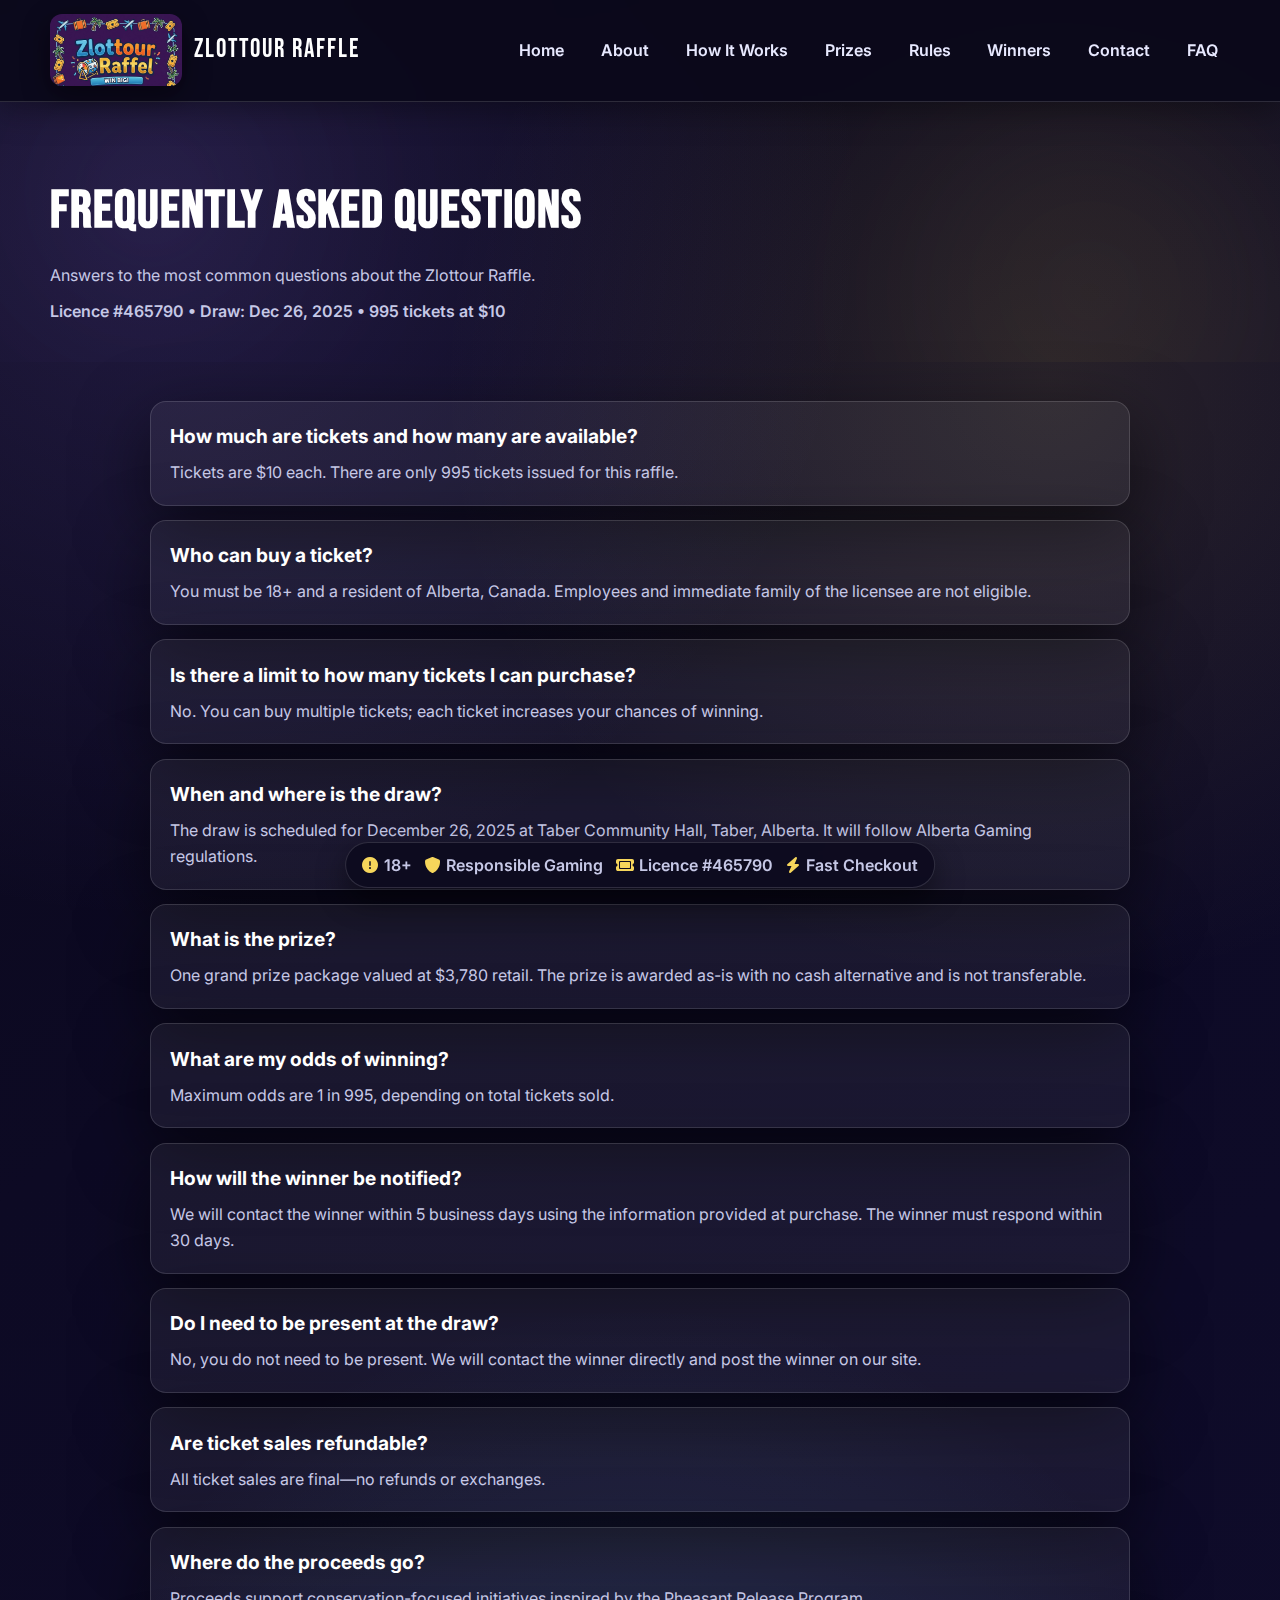
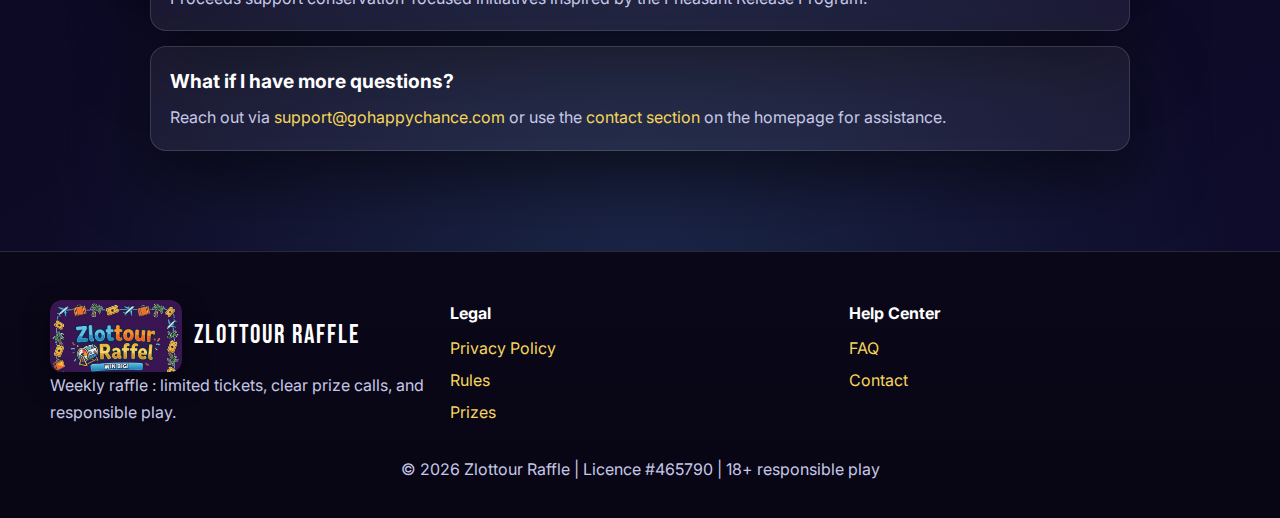
<file: faq/index.html>
<!doctype html>
<html lang="en">
<head>
  <meta charset="utf-8">
  <meta name="viewport" content="width=device-width, initial-scale=1">
  <link rel="icon" type="image/x-icon" href="/favicon.ico">
  <title>FAQ — Zlottour Raffle</title>
  <meta name="description" content="FAQ for Zlottour Raffle: $10 tickets (995 total), $3,780 prize, draw Dec 26, 2025, licence #465790. Eligibility, odds, notifications, refunds, and proceeds.">
  <link rel="preconnect" href="https://fonts.googleapis.com">
  <link rel="preconnect" href="https://fonts.gstatic.com" crossorigin>
  <link href="https://fonts.googleapis.com/css2?family=Inter:wght@400;500;600;700;800;900&family=Bebas+Neue&display=swap" rel="stylesheet">
  <link rel="stylesheet" href="https://cdnjs.cloudflare.com/ajax/libs/font-awesome/6.5.2/css/all.min.css">
  <style>
:root{
  --bg: #0d0b21;
  --panel: rgba(255,255,255,0.06);
  --panel-strong: rgba(255,255,255,0.1);
  --text: #e8e9ff;
  --muted: #c6c8e6;
  --heading: #ffffff;
  --accent: #f6d65b;
  --secondary: #9a7bff;
  --primary: #130f2e;
  --border: rgba(255,255,255,0.14);
  --radius: 16px;
  --shadow: 0 24px 70px rgba(0,0,0,0.55);
  --font-display: "Bebas Neue", "Inter", system-ui, sans-serif;
  --font-body: "Inter", system-ui, sans-serif;
}
*{box-sizing:border-box}
body{margin:0; font-family:var(--font-body); background:radial-gradient(circle at 12% 10%, rgba(154,123,255,0.16), transparent 32%),radial-gradient(circle at 82% 18%, rgba(246,214,91,0.12), transparent 30%),radial-gradient(circle at 50% 90%, rgba(108,205,255,0.14), transparent 30%),linear-gradient(145deg, #0a0819 0%, #0d0a24 40%, #0f0c2c 100%); color:var(--text); line-height:1.65; min-height:100vh; -webkit-font-smoothing:antialiased}
a{color:var(--accent); text-decoration:none; transition:color .18s ease, opacity .18s ease}
a:hover{color:var(--secondary); opacity:0.92}
.container{width:min(1180px, 100% - 2.4rem); margin:0 auto}

.topbar{position:sticky; top:0; z-index:80; background:rgba(10,8,25,0.9); backdrop-filter:blur(16px); border-bottom:1px solid var(--border); box-shadow:0 8px 30px rgba(0,0,0,0.35)}
.nav-wrap{display:flex; align-items:center; justify-content:space-between; gap:1rem; padding:0.9rem 0}
.brand{display:flex; align-items:center; gap:0.75rem}
.brand img{width:132px; border-radius:12px; box-shadow:0 10px 28px rgba(0,0,0,0.45)}
.brand-name{font-family:var(--font-display); letter-spacing:2px; font-size:1.6rem; color:var(--heading)}
.nav-links{display:flex; align-items:center; gap:0.8rem}
.nav-links a{color:var(--text); font-weight:600; padding:0.45rem 0.75rem; border-radius:12px; transition:background .15s ease, color .15s ease}
.nav-links a:hover{background:var(--panel); color:var(--accent)}
.nav-links .btn{padding:0.72rem 1rem}
.menu-toggle{display:none; background:var(--panel); border:1px solid var(--border); color:var(--text); padding:0.55rem 0.75rem; border-radius:12px}

.btn{display:inline-flex; align-items:center; justify-content:center; gap:0.45rem; padding:0.78rem 1.6rem; border-radius:12px; font-weight:700; border:1px solid transparent; cursor:pointer; transition:transform .16s ease, box-shadow .2s ease, background .2s ease, color .2s ease}
.btn{white-space:nowrap}
.btn.primary{background:linear-gradient(135deg, var(--secondary), var(--accent)); color:#0b0920; box-shadow:0 12px 36px rgba(0,0,0,0.35)}
.btn.primary:hover{transform:translateY(-2px)}
.btn.ghost{background:var(--panel); border-color:var(--border); color:var(--text)}
.btn.ghost:hover{color:var(--accent)}

.hero{position:relative; overflow:hidden; padding:clamp(2.6rem, 6vw, 4rem) 0 2.4rem}
.hero::before,.hero::after{content:""; position:absolute; width:420px; height:420px; border-radius:50%; filter:blur(120px); opacity:0.35; z-index:0}
.hero::before{top:-120px; left:-60px; background:radial-gradient(circle, rgba(154,123,255,0.45), transparent 60%)}
.hero::after{bottom:-140px; right:-20px; background:radial-gradient(circle, rgba(246,214,91,0.4), transparent 60%)}
.hero-inner{position:relative; z-index:1; display:grid; grid-template-columns:1fr; gap:0.4rem; text-align:left}
.hero-title{font-family:var(--font-display); font-size:clamp(2.3rem, 5vw, 3.4rem); letter-spacing:1px; margin:0 0 0.4rem; color:var(--heading)}
.hero-sub{color:var(--muted); margin:0 0 0.6rem; max-width:880px}
.meta{color:var(--muted); font-weight:600; margin:0}

.faq-section{padding:2.4rem 0; max-width:980px; margin:0 auto}
.faq-item{background:var(--panel); border:1px solid var(--border); border-radius:16px; padding:1.2rem; box-shadow:var(--shadow); margin-bottom:0.9rem}
.faq-item h3{margin:0 0 0.4rem; color:var(--heading); font-size:1.2rem}
.faq-item p{margin:0; color:var(--muted)}

.highlight{background:var(--panel-strong); border:1px solid var(--border); border-left:4px solid var(--accent); border-radius:14px; padding:1.2rem; box-shadow:var(--shadow); margin:1.2rem 0; color:var(--muted)}
.highlight strong{color:var(--heading)}

.footer{background:linear-gradient(180deg, #0a0718, #080615); border-top:1px solid var(--border); padding:3rem 0 2.2rem; margin-top:3rem}
.footer-grid{display:grid; grid-template-columns:repeat(auto-fit, minmax(240px, 1fr)); gap:1.2rem; margin-bottom:1.6rem}
.footer h4{margin:0 0 0.5rem; color:var(--heading)}
.footer p{margin:0; color:var(--muted)}
.footer ul{list-style:none; padding:0; margin:0}
.footer li{margin:0.35rem 0}
.footer-copy{text-align:center; color:var(--muted); margin:0}

.sticky-ribbon{position:fixed; bottom:12px; left:50%; transform:translateX(-50%); background:rgba(12,10,30,0.9); border:1px solid var(--border); border-radius:999px; padding:0.55rem 1rem; display:flex; align-items:center; gap:0.8rem; box-shadow:0 12px 30px rgba(0,0,0,0.45); backdrop-filter:blur(10px); z-index:60; flex-wrap:wrap}
.sticky-ribbon .item{display:flex; align-items:center; gap:0.35rem; color:var(--muted); font-weight:600}
.sticky-ribbon .item i{color:var(--accent)}

.scroll-top{position:fixed; right:18px; bottom:70px; width:46px; height:46px; border-radius:50%; border:none; background:var(--accent); color:#0b0920; display:flex; align-items:center; justify-content:center; cursor:pointer; box-shadow:0 14px 34px rgba(0,0,0,0.55); opacity:0; visibility:hidden; transition:all .16s; z-index:65}
.scroll-top.show{opacity:1; visibility:visible}
.scroll-top:hover{background:var(--secondary); color:#fff}

@media (max-width: 960px){
  .nav-links{position:absolute; left:0; right:0; top:100%; background:rgba(10,8,25,0.96); padding:0.8rem 1.2rem 1rem; flex-direction:column; align-items:flex-start; border-bottom:1px solid var(--border); display:none}
  .nav-links.open{display:flex}
  .menu-toggle{display:inline-flex}
}
@media (max-width: 720px){
  .brand img{width:112px}
  .sticky-ribbon{bottom:14px; border-radius:16px}
}
  </style>
</head>
<body class="Zlottour">
  <header class="topbar">
    <div class="container nav-wrap">
      <a class="brand" href="/">
        <img src="../assets/img.png" alt="Zlottour logo">
        <span class="brand-name">Zlottour Raffle</span>
      </a>
      <button class="menu-toggle" type="button" aria-label="Toggle menu" data-menu-toggle>
        <i class="fa-solid fa-bars"></i>
      </button>
      <nav class="nav-links" id="navMenu">
        <a href="/">Home</a>
        <a href="/#impact">About</a>
        <a href="/#how">How It Works</a>
        <a href="/prizes">Prizes</a>
        <a href="/rules">Rules</a>
        <a href="/#winners">Winners</a>
        <a href="/#contact">Contact</a>
        <a href="/faq">FAQ</a>
      </nav>
    </div>
  </header>

  <main>
    <section class="hero" id="faq">
      <div class="container hero-inner">
        <div>
          <h1 class="hero-title">Frequently Asked Questions</h1>
          <p class="hero-sub">Answers to the most common questions about the Zlottour Raffle.</p>
          <p class="meta">Licence #465790 • Draw: Dec 26, 2025 • 995 tickets at $10</p>
        </div>
      </div>
    </section>

    <section class="faq-section" aria-labelledby="faq-list">
      <div class="faq-item">
        <h3>How much are tickets and how many are available?</h3>
        <p>Tickets are $10 each. There are only 995 tickets issued for this raffle.</p>
      </div>

      <div class="faq-item">
        <h3>Who can buy a ticket?</h3>
        <p>You must be 18+ and a resident of Alberta, Canada. Employees and immediate family of the licensee are not eligible.</p>
      </div>

      <div class="faq-item">
        <h3>Is there a limit to how many tickets I can purchase?</h3>
        <p>No. You can buy multiple tickets; each ticket increases your chances of winning.</p>
      </div>

      <div class="faq-item">
        <h3>When and where is the draw?</h3>
        <p>The draw is scheduled for December 26, 2025 at Taber Community Hall, Taber, Alberta. It will follow Alberta Gaming regulations.</p>
      </div>

      <div class="faq-item">
        <h3>What is the prize?</h3>
        <p>One grand prize package valued at $3,780 retail. The prize is awarded as-is with no cash alternative and is not transferable.</p>
      </div>

      <div class="faq-item">
        <h3>What are my odds of winning?</h3>
        <p>Maximum odds are 1 in 995, depending on total tickets sold.</p>
      </div>

      <div class="faq-item">
        <h3>How will the winner be notified?</h3>
        <p>We will contact the winner within 5 business days using the information provided at purchase. The winner must respond within 30 days.</p>
      </div>

      <div class="faq-item">
        <h3>Do I need to be present at the draw?</h3>
        <p>No, you do not need to be present. We will contact the winner directly and post the winner on our site.</p>
      </div>

      <div class="faq-item">
        <h3>Are ticket sales refundable?</h3>
        <p>All ticket sales are final—no refunds or exchanges.</p>
      </div>

      <div class="faq-item">
        <h3>Where do the proceeds go?</h3>
        <p>Proceeds support conservation-focused initiatives inspired by the Pheasant Release Program.</p>
      </div>

      <div class="faq-item">
        <h3>What if I have more questions?</h3>
        <p>Reach out via <a href="mailto:support@gohappychance.com">support@gohappychance.com</a> or use the <a href="/#contact">contact section</a> on the homepage for assistance.</p>
      </div>
    </section>
  </main>

  <footer class="footer">
    <div class="container">
      <div class="footer-grid">
        <div>
          <div class="brand">
            <img src="../assets/img.png" alt="Zlottour logo">
            <span class="brand-name">Zlottour Raffle</span>
          </div>
          <p>Weekly raffle : limited tickets, clear prize calls, and responsible play.</p>
        </div>
        <div>
          <h4>Legal</h4>
          <ul>
            <li><a href="/privacy-policy">Privacy Policy</a></li>
            <li><a href="/rules">Rules</a></li>
            <li><a href="/prizes">Prizes</a></li>
          </ul>
        </div>
        <div>
          <h4>Help Center</h4>
          <ul>
            <li><a href="/faq">FAQ</a></li>
            <li><a href="/#contact">Contact</a></li>
          </ul>
        </div>
      </div>
      <p class="footer-copy">© <span data-year></span> Zlottour Raffle | Licence #465790 | 18+ responsible play</p>
    </div>
  </footer>

  <div class="sticky-ribbon">
    <div class="item"><i class="fa-solid fa-circle-exclamation"></i> 18+</div>
    <div class="item"><i class="fa-solid fa-shield"></i> Responsible Gaming</div>
    <div class="item"><i class="fa-solid fa-ticket"></i> Licence #465790</div>
    <div class="item"><i class="fa-solid fa-bolt"></i> Fast Checkout</div>
  </div>

  <button id="hubScrollTop" class="scroll-top" aria-label="Scroll to top">
    <i class="fa-solid fa-chevron-up"></i>
  </button>

  <script src="../assets/main.js" defer></script>
</body>
</html>
</file>
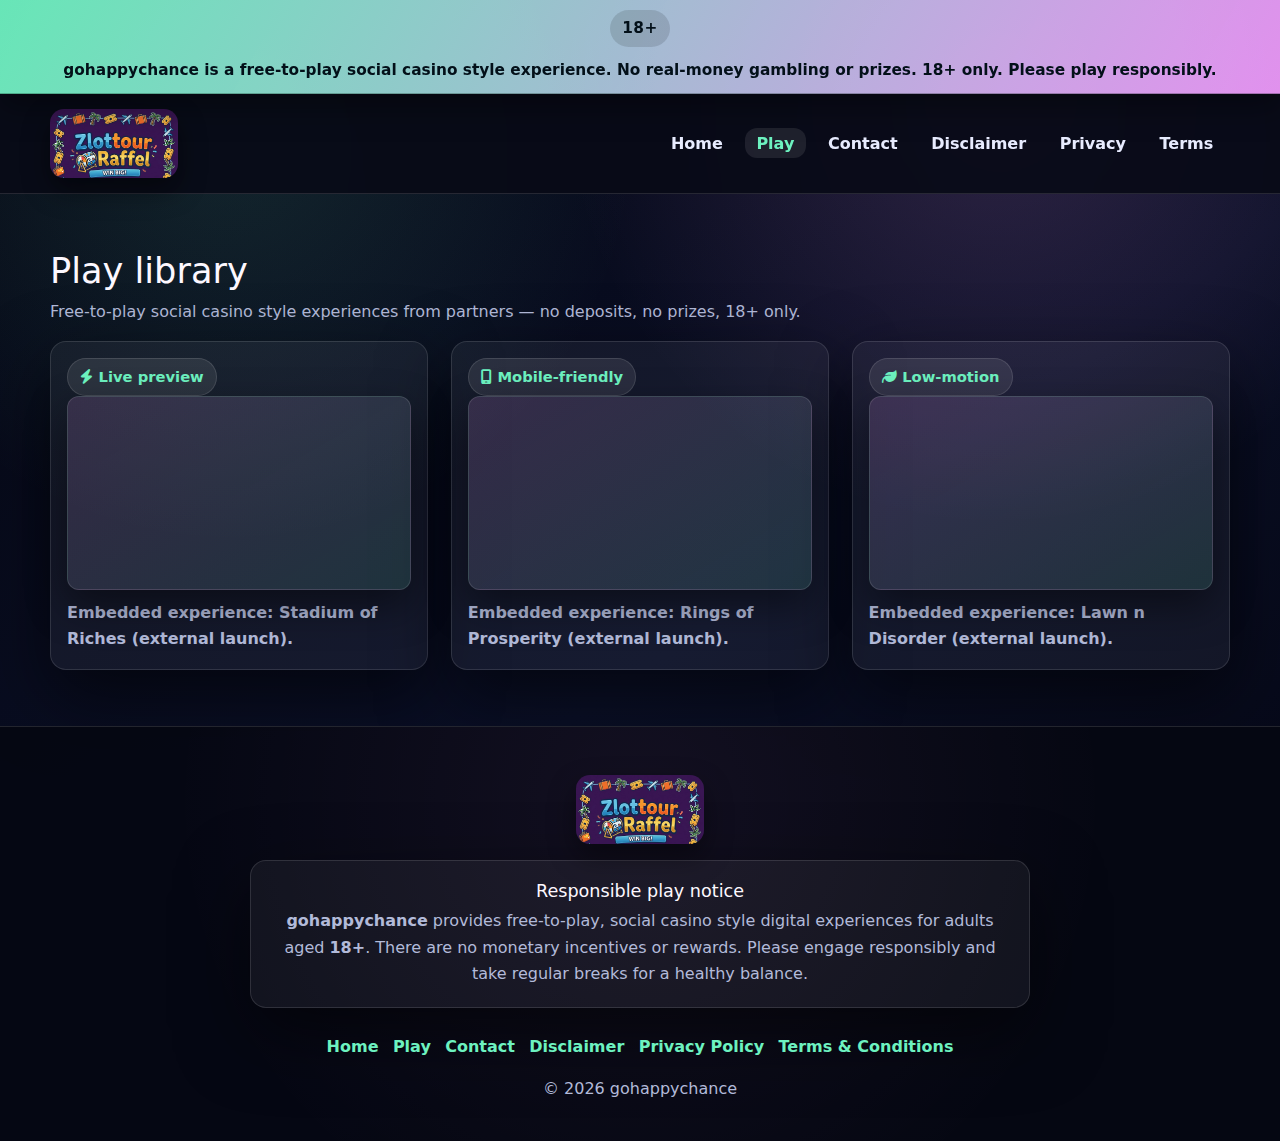
<file: play/index.html>
<!doctype html>
<html lang="en">
<head>
  <meta charset="utf-8">
  <meta name="viewport" content="width=device-width, initial-scale=1">
  <title>Play — gohappychance</title>
  <meta name="description" content="Play free-to-play social casino style experiences on gohappychance. No real-money gambling or prizes. 18+ only.">
  <link rel="icon" href="/favicon.ico">
  <link rel="apple-touch-icon" sizes="180x180" href="/apple-touch-icon.png">
  <link href="https://cdn.jsdelivr.net/npm/bootstrap@5.3.3/dist/css/bootstrap.min.css" rel="stylesheet">
  <link rel="stylesheet" href="https://cdnjs.cloudflare.com/ajax/libs/font-awesome/6.5.2/css/all.min.css">
  <style>
:root{
  --bg:#050713;
  --bg-2:#0a0f26;
  --text:#e8ecff;
  --muted:#b2bad9;
  --heading:#fdf8ff;
  --accent:#6df2c0;
  --accent-2:#f39cfe;
  --card:rgba(255,255,255,0.05);
  --card-strong:rgba(255,255,255,0.09);
  --border:rgba(255,255,255,0.12);
  --shadow:0 26px 70px rgba(0,0,0,0.55);
  --radius:18px;
  --font-heading:"Space Grotesk","Inter",system-ui,sans-serif;
  --font-body:"Poppins","Inter",system-ui,sans-serif;
}
*{box-sizing:border-box}
body.nova-shell-p7q4{
  margin:0;
  min-height:100vh;
  font-family:var(--font-body);
  color:var(--text);
  background:
    radial-gradient(circle at 18% 12%, rgba(109,242,192,0.12), transparent 28%),
    radial-gradient(circle at 78% 8%, rgba(243,156,254,0.16), transparent 30%),
    linear-gradient(145deg, var(--bg), var(--bg-2) 55%, #040510);
  -webkit-font-smoothing:antialiased;
  line-height:1.65;
}
a{color:var(--accent); text-decoration:none; transition:color .15s ease,opacity .15s ease}
a:hover{color:var(--accent-2); opacity:0.9}
.link-accent-m8q5{color:var(--accent); font-weight:700}
.link-accent-m8q5:hover{color:var(--accent-2)}
img{max-width:100%; display:block}
.shell-wrap-z4m2{width:min(1180px, 100% - 2.4rem); margin:0 auto}

.alert-strip-f2m7{background:linear-gradient(120deg, rgba(109,242,192,0.95), rgba(243,156,254,0.92)); color:#031019; padding:0.6rem 0; font-weight:700; border-bottom:1px solid rgba(0,0,0,0.25); box-shadow:0 14px 28px rgba(0,0,0,0.35); position:relative; z-index:70;}
.alert-inner-v7x1{display:flex; align-items:center; justify-content:center; gap:0.7rem; flex-wrap:wrap; font-size:0.96rem;}
.alert-pill-x6c4{background:rgba(0,0,0,0.12); color:#031019; padding:0.38rem 0.78rem; border-radius:999px; font-weight:800; letter-spacing:0.5px;}

.nav-rail-q5h8{background:rgba(8,10,22,0.9); backdrop-filter:blur(14px); border-bottom:1px solid var(--border); position:sticky; top:0; z-index:60; padding:0.9rem 0;}
.nav-rail-q5h8 .navbar-brand{display:flex; align-items:center; gap:0.65rem; padding:0;}
.brand-logo-u8b4{width:128px; height:auto; border-radius:14px; box-shadow:0 12px 28px rgba(0,0,0,0.45);}
.nav-link-u4e7{color:var(--text); font-weight:600; margin:0 0.35rem; padding:0.35rem 0.7rem; border-radius:12px; transition:background .15s ease,color .15s ease;}
.nav-link-u4e7.active,.nav-link-u4e7:hover{background:var(--card-strong); color:var(--accent);}
.navbar-toggler{border:1px solid var(--border); color:var(--text)}
.navbar-toggler:focus{box-shadow:0 0 0 3px rgba(109,242,192,0.2)}

.btn-main-m2p9,.btn-ghost-r4d0{display:inline-flex; align-items:center; justify-content:center; gap:0.4rem; padding:0.82rem 1.7rem; border-radius:12px; font-weight:700; border:1px solid transparent; cursor:pointer; transition:transform .16s ease, box-shadow .2s ease, background .2s ease, color .2s ease; text-decoration:none;}
.btn-main-m2p9{background:linear-gradient(130deg, var(--accent), var(--accent-2)); color:#07111b; box-shadow:0 16px 36px rgba(0,0,0,0.42);}
.btn-main-m2p9:hover{transform:translateY(-2px)}
.btn-ghost-r4d0{background:var(--card); border-color:var(--border); color:var(--text);}
.btn-ghost-r4d0:hover{color:var(--accent)}

.section-title-m3y2{font-family:var(--font-heading); color:var(--heading); font-size:2.2rem; margin:0 0 0.45rem;}
.section-sub-p0c6{margin:0 0 1rem; color:var(--muted)}

.game-stack-t1y7{padding:3.5rem 0;}
.frame-grid-z9w2{display:grid; grid-template-columns:repeat(auto-fit, minmax(320px,1fr)); gap:1.4rem;}
.game-card-f6m4{background:var(--card); border:1px solid var(--border); border-radius:16px; padding:1rem; box-shadow:var(--shadow);}
.frame-box-p0q9{position:relative; width:100%; border-radius:12px; overflow:hidden; background:linear-gradient(150deg, rgba(243,156,254,0.15), rgba(109,242,192,0.12)); border:1px solid var(--border); box-shadow:0 16px 40px rgba(0,0,0,0.45);}
.frame-box-p0q9::before{content:""; display:block; padding-top:56.25%;}
.frame-box-p0q9 iframe{position:absolute; inset:0; width:100%; height:100%; border:0;}
.game-chip-e6s1{display:inline-flex; align-items:center; gap:0.35rem; padding:0.35rem 0.75rem; border-radius:999px; background:var(--card-strong); border:1px solid var(--border); color:var(--accent); font-weight:700; font-size:0.92rem;}
.game-caption-t3m8{margin:0.6rem 0 0; color:var(--muted); font-weight:600;}

.footer-bar-c6u3{background:rgba(5,7,18,0.94); color:var(--text); text-align:center; padding:3rem 1rem 2.4rem; border-top:1px solid var(--border); position:relative; overflow:hidden;}
.footer-bar-c6u3::before{content:""; position:absolute; inset:0; background:radial-gradient(circle at 50% 18%, rgba(243,156,254,0.06), transparent 65%); z-index:0;}
.footer-bar-c6u3 .shell-wrap-z4m2{position:relative; z-index:1}
.footer-brand-u2m9{display:flex; align-items:center; justify-content:center; gap:0.75rem; margin-bottom:1rem;}
.footer-note-w0e3{background:var(--card); border:1px solid var(--border); color:var(--muted); max-width:780px; margin:0 auto 1.6rem; padding:1.25rem; border-radius:16px; box-shadow:var(--shadow);}
.footer-list-z1t5{display:flex; justify-content:center; gap:0.9rem; flex-wrap:wrap; padding:0; margin:0 0 1rem; list-style:none;}
.footer-list-z1t5 a{color:var(--accent); font-weight:600}
.footer-list-z1t5 a:hover{color:var(--accent-2)}
.footer-copy-l5u7{color:var(--muted); margin:0}

.scroll-top-d8n2{position:fixed; right:22px; bottom:22px; width:46px; height:46px; border-radius:50%; border:none; background:var(--accent); color:#051019; display:flex; align-items:center; justify-content:center; cursor:pointer; box-shadow:0 16px 34px rgba(0,0,0,0.55); opacity:0; visibility:hidden; transition:all .16s ease; z-index:90;}
.scroll-top-d8n2.show{opacity:1; visibility:visible}
.scroll-top-d8n2:hover{background:var(--accent-2)}

.sr-only{position:absolute; width:1px; height:1px; padding:0; margin:-1px; overflow:hidden; clip:rect(0,0,0,0); border:0;}

@media (max-width: 768px){.nav-rail-q5h8{padding:0.75rem 0}}
@media (max-width: 576px){.brand-logo-u8b4{width:112px}}
  </style>
</head>
<body class="nova-shell-p7q4">

<div class="alert-strip-f2m7">
  <div class="shell-wrap-z4m2 alert-inner-v7x1">
    <span class="alert-pill-x6c4">18+</span>
    <span>gohappychance is a free-to-play social casino style experience. No real-money gambling or prizes. 18+ only. Please play responsibly.</span>
  </div>
</div>

<nav class="navbar navbar-expand-lg nav-rail-q5h8">
  <div class="shell-wrap-z4m2 d-flex align-items-center justify-content-between">
    <a class="navbar-brand" href="/">
      <img class="brand-logo-u8b4" src="../assets/img.png" alt="gohappychance logo">
      <span class="sr-only">gohappychance</span>
    </a>
    <button class="navbar-toggler" type="button" data-bs-toggle="collapse" data-bs-target="#navMenu" aria-controls="navMenu" aria-expanded="false" aria-label="Toggle navigation">
      <span class="navbar-toggler-icon"><i class="fas fa-bars"></i></span>
    </button>

    <div class="collapse navbar-collapse justify-content-end" id="navMenu">
      <ul class="navbar-nav mb-2 mb-lg-0 align-items-lg-center">
        <li class="nav-item"><a class="nav-link-u4e7" href="/">Home</a></li>
        <li class="nav-item"><a class="nav-link-u4e7 active" href="/play">Play</a></li>
        <li class="nav-item"><a class="nav-link-u4e7" href="/#contact">Contact</a></li>
        <li class="nav-item"><a class="nav-link-u4e7" href="/disclaimer">Disclaimer</a></li>
        <li class="nav-item"><a class="nav-link-u4e7" href="/privacy-policy">Privacy</a></li>
        <li class="nav-item"><a class="nav-link-u4e7" href="/terms-and-conditions">Terms</a></li>
      </ul>
    </div>
  </div>
</nav>

<main>
  <section class="game-stack-t1y7" id="play">
    <div class="shell-wrap-z4m2">
      <h1 class="section-title-m3y2">Play library</h1>
      <p class="section-sub-p0c6">Free-to-play social casino style experiences from partners — no deposits, no prizes, 18+ only.</p>
      <div class="frame-grid-z9w2">
        <div class="game-card-f6m4">
          <div class="game-chip-e6s1"><i class="fa-solid fa-bolt"></i>Live preview</div>
          <div class="frame-box-p0q9">
            <iframe src="https://released.playngonetwork.com/casino/ContainerLauncher?pid=2&gid=stadiumofriches&lang=en_GB&practice=1&channel=desktop&demo=2&refresh=1763688384036" title="Stadium of Riches" allowfullscreen loading="lazy"></iframe>
          </div>
          <p class="game-caption-t3m8">Embedded experience: Stadium of Riches (external launch).</p>
        </div>

        <div class="game-card-f6m4">
          <div class="game-chip-e6s1"><i class="fa-solid fa-mobile-screen"></i>Mobile-friendly</div>
          <div class="frame-box-p0q9">
            <iframe src="https://released.playngonetwork.com/casino/ContainerLauncher?pid=2&gid=ringsofprosperity&lang=en_GB&practice=1&channel=mobile&demo=2&refresh=1763688502976" title="Rings of Prosperity" allowfullscreen loading="lazy"></iframe>
          </div>
          <p class="game-caption-t3m8">Embedded experience: Rings of Prosperity (external launch).</p>
        </div>

        <div class="game-card-f6m4">
          <div class="game-chip-e6s1"><i class="fa-solid fa-leaf"></i>Low-motion</div>
          <div class="frame-box-p0q9">
            <iframe src="https://released.playngonetwork.com/casino/ContainerLauncher?pid=2&gid=lawnndisorder&lang=en_GB&practice=1&channel=mobile&demo=2&refresh=1763688570336" title="Lawn n Disorder" allowfullscreen loading="lazy"></iframe>
          </div>
          <p class="game-caption-t3m8">Embedded experience: Lawn n Disorder (external launch).</p>
        </div>
      </div>
    </div>
  </section>
</main>

<footer class="footer-bar-c6u3">
  <div class="shell-wrap-z4m2">
    <div class="footer-brand-u2m9">
      <img class="brand-logo-u8b4" src="../assets/img.png" alt="gohappychance logo">
      <span class="sr-only">gohappychance</span>
    </div>

    <div class="footer-note-w0e3">
      <h5 class="section-title-m3y2" style="margin-bottom:0.35rem; font-size:1.1rem;">Responsible play notice</h5>
      <p class="section-sub-p0c6" style="margin:0;">
        <strong>gohappychance</strong> provides free-to-play, social casino style digital experiences for adults aged
        <strong>18+</strong>. There are no monetary incentives or rewards. Please engage responsibly and take regular breaks
        for a healthy balance.
      </p>
    </div>

    <ul class="footer-list-z1t5">
      <li><a href="/">Home</a></li>
      <li><a href="/play">Play</a></li>
      <li><a href="/#contact">Contact</a></li>
      <li><a href="/disclaimer">Disclaimer</a></li>
      <li><a href="/privacy-policy">Privacy Policy</a></li>
      <li><a href="/terms-and-conditions">Terms &amp; Conditions</a></li>
    </ul>

    <p class="footer-copy-l5u7">© <span data-year></span> gohappychance</p>
  </div>
</footer>

<button id="hubScrollTop" class="scroll-top-d8n2" aria-label="Scroll to top">
  <i class="fas fa-chevron-up"></i>
</button>

<script src="https://cdn.jsdelivr.net/npm/bootstrap@5.3.3/dist/js/bootstrap.bundle.min.js"></script>
<script src="../assets/main.js" defer></script>
</body>
</html>
</file>
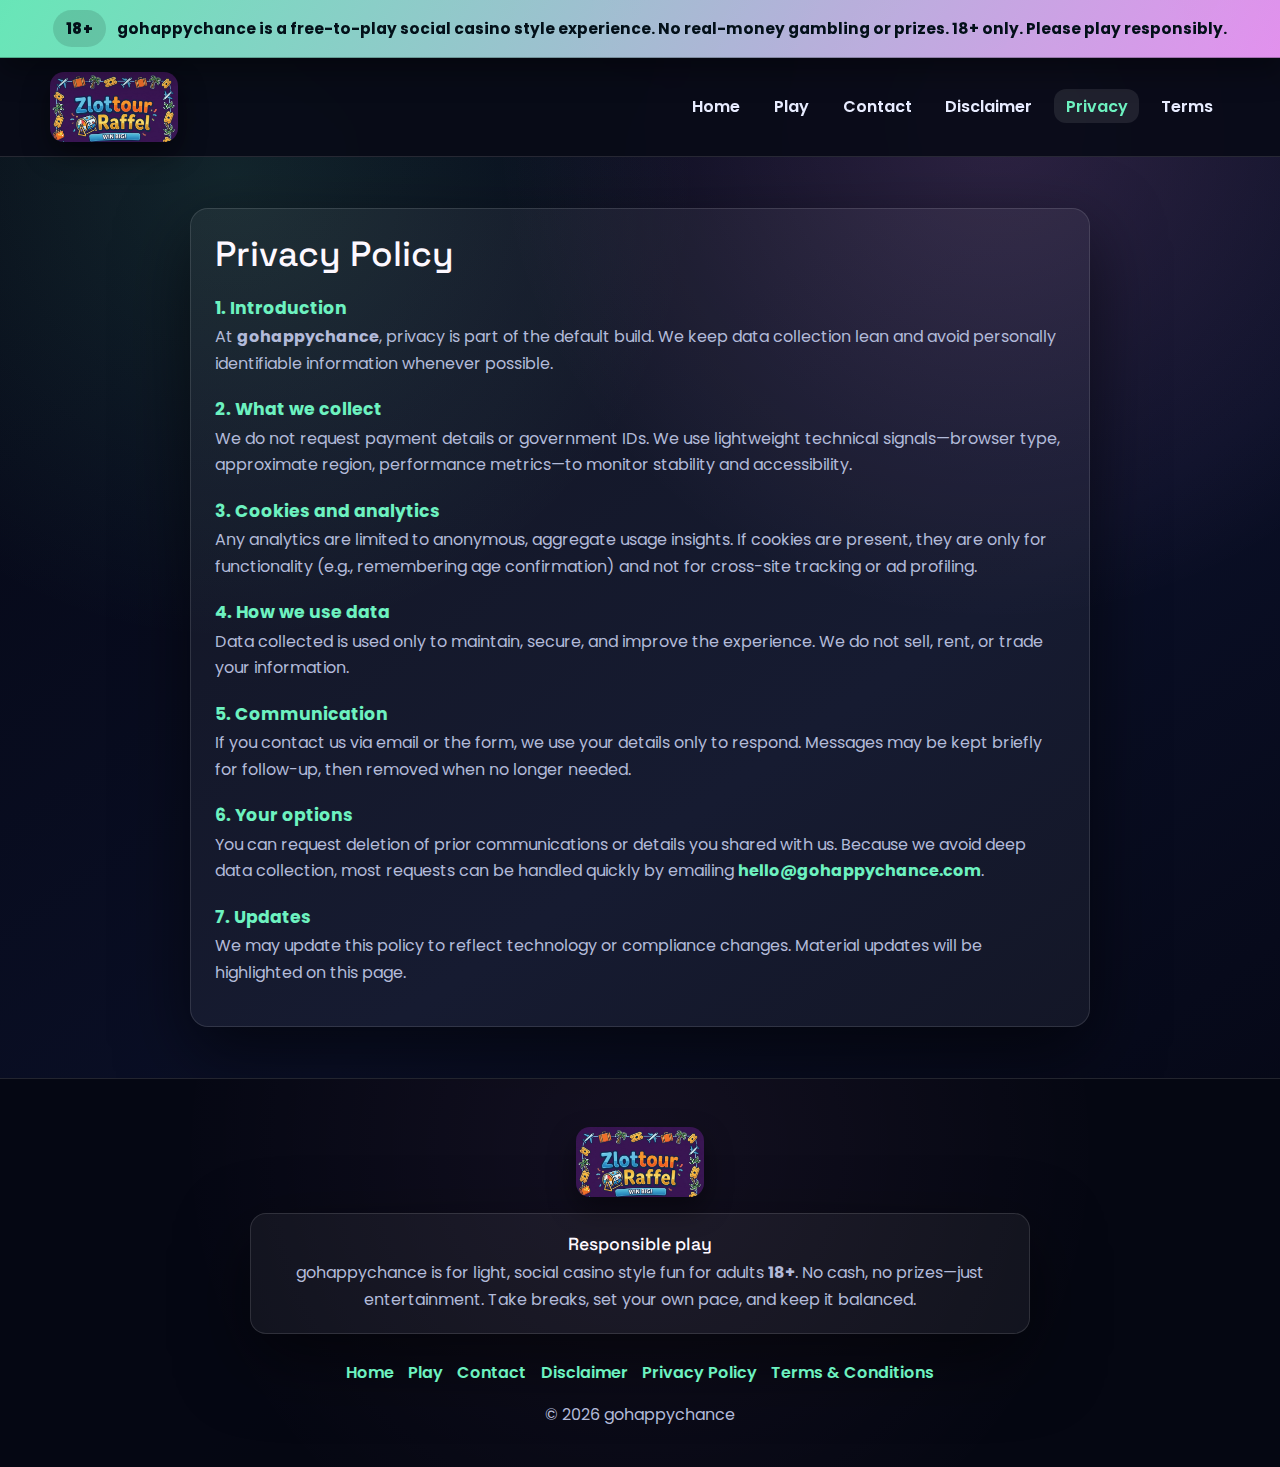
<file: privacy-policy/index.html>
<!doctype html>
<html lang="en">
<head>
  <meta charset="utf-8">
  <meta name="viewport" content="width=device-width, initial-scale=1">
  <title>Privacy Policy - gohappychance</title>
  <meta name="description" content="Privacy commitments for gohappychance. Learn how we keep this free-to-play social casino style experience lightweight and respectful of your data.">
  <link rel="preconnect" href="https://fonts.googleapis.com">
  <link rel="preconnect" href="https://fonts.gstatic.com" crossorigin>
  <link href="https://fonts.googleapis.com/css2?family=Poppins:wght@400;500;600;700&family=Space+Grotesk:wght@500;600;700&display=swap" rel="stylesheet">
  <link href="https://cdn.jsdelivr.net/npm/bootstrap@5.3.3/dist/css/bootstrap.min.css" rel="stylesheet">
  <link rel="stylesheet" href="https://cdnjs.cloudflare.com/ajax/libs/font-awesome/6.5.2/css/all.min.css">
  <link rel="icon" href="/favicon.ico">
  <link rel="apple-touch-icon" sizes="180x180" href="/apple-touch-icon.png">
  <style>
:root{--bg:#050713;--bg-2:#0a0f26;--text:#e8ecff;--muted:#b2bad9;--heading:#fdf8ff;--accent:#6df2c0;--accent-2:#f39cfe;--card:rgba(255,255,255,0.05);--card-strong:rgba(255,255,255,0.09);--border:rgba(255,255,255,0.12);--shadow:0 26px 70px rgba(0,0,0,0.55);--radius:18px;--font-heading:"Space Grotesk","Inter",system-ui,sans-serif;--font-body:"Poppins","Inter",system-ui,sans-serif;}*{box-sizing:border-box}body.nova-shell-p7q4{margin:0;min-height:100vh;font-family:var(--font-body);color:var(--text);background:radial-gradient(circle at 18% 12%, rgba(109,242,192,0.12), transparent 28%),radial-gradient(circle at 78% 8%, rgba(243,156,254,0.16), transparent 30%),linear-gradient(145deg, var(--bg), var(--bg-2) 55%, #040510);-webkit-font-smoothing:antialiased;line-height:1.65;}a{color:var(--accent);text-decoration:none;transition:color .15s ease,opacity .15s ease}a:hover{color:var(--accent-2);opacity:0.9}.link-accent-m8q5{color:var(--accent);font-weight:700}.link-accent-m8q5:hover{color:var(--accent-2)}img{max-width:100%;display:block}.shell-wrap-z4m2{width:min(1180px, 100% - 2.4rem);margin:0 auto}
.alert-strip-f2m7{background:linear-gradient(120deg, rgba(109,242,192,0.95), rgba(243,156,254,0.92));color:#031019;padding:0.6rem 0;font-weight:700;border-bottom:1px solid rgba(0,0,0,0.25);box-shadow:0 14px 28px rgba(0,0,0,0.35);position:relative;z-index:70;}
.alert-inner-v7x1{display:flex;align-items:center;justify-content:center;gap:0.7rem;flex-wrap:wrap;font-size:0.96rem;}
.alert-pill-x6c4{background:rgba(0,0,0,0.12);color:#031019;padding:0.38rem 0.78rem;border-radius:999px;font-weight:800;letter-spacing:0.5px;}
.nav-rail-q5h8{background:rgba(8,10,22,0.9);backdrop-filter:blur(14px);border-bottom:1px solid var(--border);position:sticky;top:0;z-index:60;padding:0.9rem 0;}
.nav-rail-q5h8 .navbar-brand{display:flex;align-items:center;gap:0.65rem;padding:0;}
.brand-logo-u8b4{width:128px;height:auto;border-radius:14px;box-shadow:0 12px 28px rgba(0,0,0,0.45);}
.nav-link-u4e7{color:var(--text);font-weight:600;margin:0 0.35rem;padding:0.35rem 0.7rem;border-radius:12px;transition:background .15s ease,color .15s ease;}
.nav-link-u4e7.active,.nav-link-u4e7:hover{background:var(--card-strong);color:var(--accent);}
.navbar-toggler{border:1px solid var(--border);color:var(--text)}
.navbar-toggler:focus{box-shadow:0 0 0 3px rgba(109,242,192,0.2)}
.section-title-m3y2{font-family:var(--font-heading);color:var(--heading);font-size:2.2rem;margin:0 0 0.45rem;}
.section-sub-p0c6{margin:0 0 1rem;color:var(--muted)}
.notice-slab-n7b6{padding:3.2rem 0;}
.notice-box-a9r0{max-width:900px;margin:0 auto;background:var(--card);border:1px solid var(--border);padding:1.5rem;border-radius:18px;box-shadow:var(--shadow);}
.subheading-c8q2{color:var(--accent);font-size:1.08rem;margin:1.4rem 0 0.35rem;font-weight:700;}
.footer-bar-c6u3{background:rgba(5,7,18,0.94);color:var(--text);text-align:center;padding:3rem 1rem 2.4rem;border-top:1px solid var(--border);position:relative;overflow:hidden;}
.footer-bar-c6u3::before{content:"";position:absolute;inset:0;background:radial-gradient(circle at 50% 18%, rgba(243,156,254,0.06), transparent 65%);z-index:0;}
.footer-bar-c6u3 .shell-wrap-z4m2{position:relative;z-index:1}
.footer-brand-u2m9{display:flex;align-items:center;justify-content:center;gap:0.75rem;margin-bottom:1rem;}
.footer-note-w0e3{background:var(--card);border:1px solid var(--border);color:var(--muted);max-width:780px;margin:0 auto 1.6rem;padding:1.25rem;border-radius:16px;box-shadow:var(--shadow);}
.footer-list-z1t5{display:flex;justify-content:center;gap:0.9rem;flex-wrap:wrap;padding:0;margin:0 0 1rem;list-style:none;}
.footer-list-z1t5 a{color:var(--accent);font-weight:600}
.footer-list-z1t5 a:hover{color:var(--accent-2)}
.footer-copy-l5u7{color:var(--muted);margin:0}
.scroll-top-d8n2{position:fixed;right:22px;bottom:22px;width:46px;height:46px;border-radius:50%;border:none;background:var(--accent);color:#051019;display:flex;align-items:center;justify-content:center;cursor:pointer;box-shadow:0 16px 34px rgba(0,0,0,0.55);opacity:0;visibility:hidden;transition:all .16s ease;z-index:90;}
.scroll-top-d8n2.show{opacity:1;visibility:visible}
.scroll-top-d8n2:hover{background:var(--accent-2)}
.sr-only{position:absolute;width:1px;height:1px;padding:0;margin:-1px;overflow:hidden;clip:rect(0,0,0,0);border:0;}
@media(max-width:768px){.nav-rail-q5h8{padding:0.75rem 0}}
@media(max-width:576px){.brand-logo-u8b4{width:112px}}
  </style>
</head>
<body class="nova-shell-p7q4">

<div class="alert-strip-f2m7">
  <div class="shell-wrap-z4m2 alert-inner-v7x1">
    <span class="alert-pill-x6c4">18+</span>
    <span>gohappychance is a free-to-play social casino style experience. No real-money gambling or prizes. 18+ only. Please play responsibly.</span>
  </div>
</div>

<nav class="navbar navbar-expand-lg nav-rail-q5h8">
  <div class="shell-wrap-z4m2 d-flex align-items-center justify-content-between">
    <a class="navbar-brand" href="/">
      <img class="brand-logo-u8b4" src="../assets/img.png" alt="gohappychance logo">
      <span class="sr-only">gohappychance</span>
    </a>
    <button class="navbar-toggler" type="button" data-bs-toggle="collapse" data-bs-target="#navMenu" aria-controls="navMenu" aria-expanded="false" aria-label="Toggle navigation">
      <span class="navbar-toggler-icon"><i class="fas fa-bars"></i></span>
    </button>
    <div class="collapse navbar-collapse justify-content-end" id="navMenu">
      <ul class="navbar-nav mb-2 mb-lg-0 align-items-lg-center">
        <li class="nav-item"><a class="nav-link-u4e7" href="/">Home</a></li>
        <li class="nav-item"><a class="nav-link-u4e7" href="/play">Play</a></li>
        <li class="nav-item"><a class="nav-link-u4e7" href="/#contact">Contact</a></li>
        <li class="nav-item"><a class="nav-link-u4e7" href="/disclaimer">Disclaimer</a></li>
        <li class="nav-item"><a class="nav-link-u4e7 active" href="/privacy-policy">Privacy</a></li>
        <li class="nav-item"><a class="nav-link-u4e7" href="/terms-and-conditions">Terms</a></li>
      </ul>
    </div>
  </div>
</nav>

<section id="privacy-policy" class="notice-slab-n7b6">
  <div class="shell-wrap-z4m2">
    <div class="notice-box-a9r0">
      <h2 class="section-title-m3y2">Privacy Policy</h2>
      <h3 class="subheading-c8q2">1. Introduction</h3>
      <p class="section-sub-p0c6">At <strong>gohappychance</strong>, privacy is part of the default build. We keep data collection lean and avoid personally identifiable information whenever possible.</p>
      <h3 class="subheading-c8q2">2. What we collect</h3>
      <p class="section-sub-p0c6">We do not request payment details or government IDs. We use lightweight technical signals—browser type, approximate region, performance metrics—to monitor stability and accessibility.</p>
      <h3 class="subheading-c8q2">3. Cookies and analytics</h3>
      <p class="section-sub-p0c6">Any analytics are limited to anonymous, aggregate usage insights. If cookies are present, they are only for functionality (e.g., remembering age confirmation) and not for cross-site tracking or ad profiling.</p>
      <h3 class="subheading-c8q2">4. How we use data</h3>
      <p class="section-sub-p0c6">Data collected is used only to maintain, secure, and improve the experience. We do not sell, rent, or trade your information.</p>
      <h3 class="subheading-c8q2">5. Communication</h3>
      <p class="section-sub-p0c6">If you contact us via email or the form, we use your details only to respond. Messages may be kept briefly for follow-up, then removed when no longer needed.</p>
      <h3 class="subheading-c8q2">6. Your options</h3>
      <p class="section-sub-p0c6">You can request deletion of prior communications or details you shared with us. Because we avoid deep data collection, most requests can be handled quickly by emailing <a href="mailto:hello@gohappychance.com" class="link-accent-m8q5">hello@gohappychance.com</a>.</p>
      <h3 class="subheading-c8q2">7. Updates</h3>
      <p class="section-sub-p0c6">We may update this policy to reflect technology or compliance changes. Material updates will be highlighted on this page.</p>
    </div>
  </div>
</section>

<footer class="footer-bar-c6u3">
  <div class="shell-wrap-z4m2">
    <div class="footer-brand-u2m9">
      <img class="brand-logo-u8b4" src="../assets/img.png" alt="gohappychance logo">
      <span class="sr-only">gohappychance</span>
    </div>
    <div class="footer-note-w0e3">
      <h5 class="section-title-m3y2" style="margin-bottom:0.35rem; font-size:1.1rem;">Responsible play</h5>
      <p class="section-sub-p0c6" style="margin:0;">
        gohappychance is for light, social casino style fun for adults <strong>18+</strong>. No cash, no prizes—just entertainment.
        Take breaks, set your own pace, and keep it balanced.
      </p>
    </div>
    <ul class="footer-list-z1t5">
      <li><a href="/">Home</a></li>
      <li><a href="/play">Play</a></li>
      <li><a href="/#contact">Contact</a></li>
      <li><a href="/disclaimer">Disclaimer</a></li>
      <li><a href="/privacy-policy">Privacy Policy</a></li>
      <li><a href="/terms-and-conditions">Terms &amp; Conditions</a></li>
    </ul>
    <p class="footer-copy-l5u7">© <span data-year></span> gohappychance</p>
  </div>
</footer>

<button id="hubScrollTop" class="scroll-top-d8n2" aria-label="Scroll to top">
  <i class="fas fa-chevron-up"></i>
</button>

<script src="https://cdn.jsdelivr.net/npm/bootstrap@5.3.3/dist/js/bootstrap.bundle.min.js"></script>
<script src="../assets/main.js" defer></script>
</body>
</html>
</file>
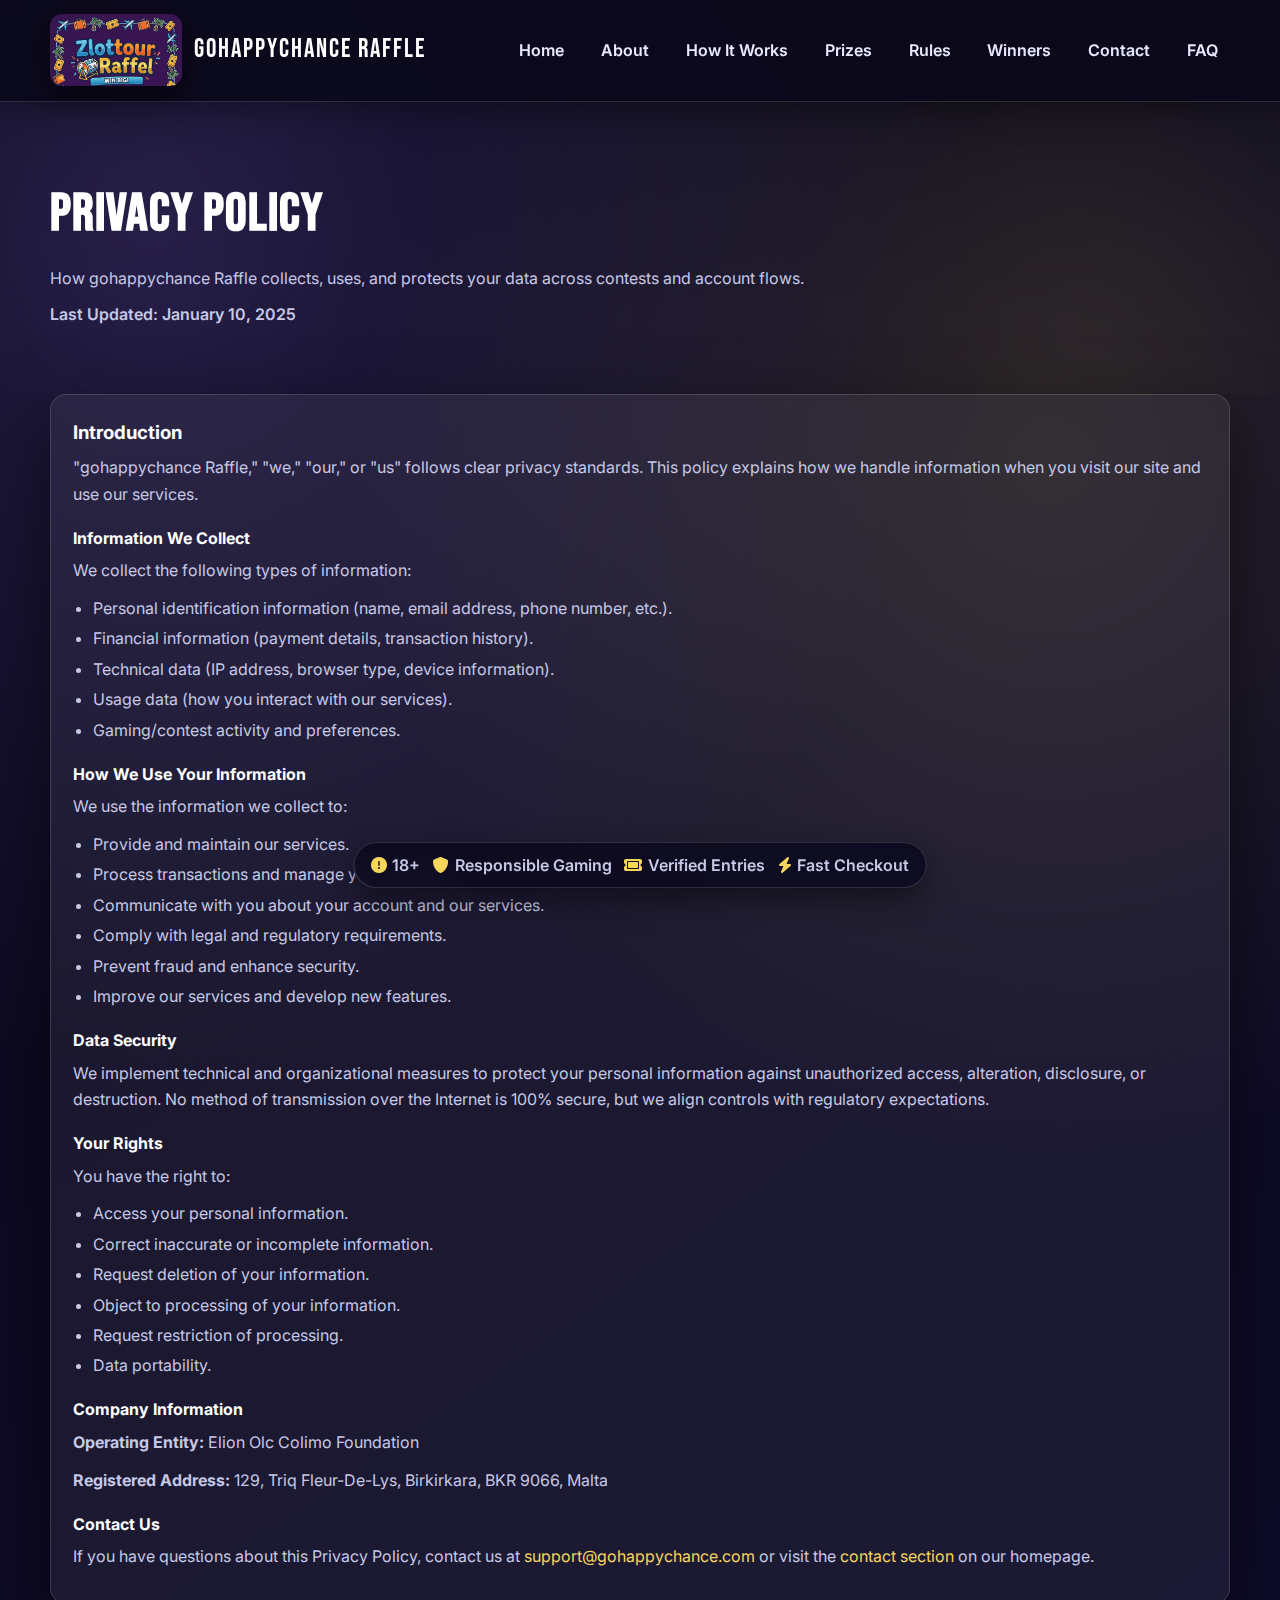
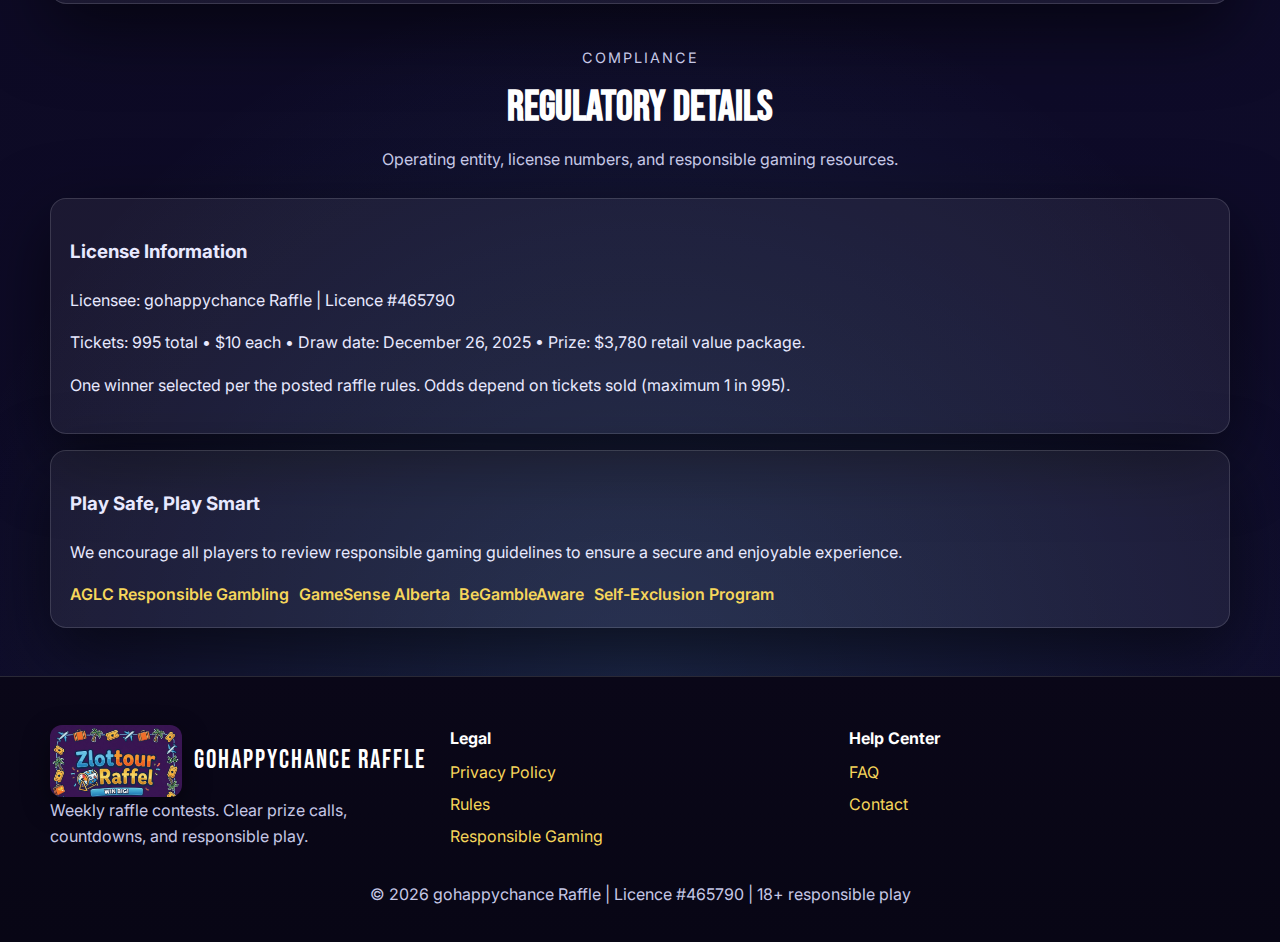
<file: privacy/index.html>
<!doctype html>
<html lang="en">
<head>
  <meta charset="utf-8">
  <meta name="viewport" content="width=device-width, initial-scale=1">
  <link rel="icon" type="image/x-icon" href="/favicon.ico">
  <title>Privacy Policy — gohappychance Raffle</title>
  <meta name="description" content="Privacy Policy for gohappychance Raffle: how we collect, use, and protect data for licensed raffles ($3,780 prize, 995 tickets at $10, draw Dec 26, 2025).">
  <link rel="preconnect" href="https://fonts.googleapis.com">
  <link rel="preconnect" href="https://fonts.gstatic.com" crossorigin>
  <link href="https://fonts.googleapis.com/css2?family=Inter:wght@400;500;600;700;800;900&family=Bebas+Neue&display=swap" rel="stylesheet">
  <link rel="stylesheet" href="https://cdnjs.cloudflare.com/ajax/libs/font-awesome/6.5.2/css/all.min.css">
  <style>
:root{
  --bg: #0d0b21;
  --panel: rgba(255,255,255,0.06);
  --panel-strong: rgba(255,255,255,0.1);
  --text: #e8e9ff;
  --muted: #c6c8e6;
  --heading: #ffffff;
  --accent: #f6d65b;
  --secondary: #9a7bff;
  --primary: #130f2e;
  --border: rgba(255,255,255,0.14);
  --radius: 16px;
  --shadow: 0 24px 70px rgba(0,0,0,0.55);
  --font-display: "Bebas Neue", "Inter", system-ui, sans-serif;
  --font-body: "Inter", system-ui, sans-serif;
}
*{box-sizing:border-box}
body{
  margin:0;
  font-family:var(--font-body);
  background:
    radial-gradient(circle at 12% 10%, rgba(154,123,255,0.16), transparent 32%),
    radial-gradient(circle at 82% 18%, rgba(246,214,91,0.12), transparent 30%),
    radial-gradient(circle at 50% 90%, rgba(108,205,255,0.14), transparent 30%),
    linear-gradient(145deg, #0a0819 0%, #0d0a24 40%, #0f0c2c 100%);
  color:var(--text);
  line-height:1.65;
  min-height:100vh;
  -webkit-font-smoothing:antialiased;
}
a{color:var(--accent); text-decoration:none; transition:color .18s ease, opacity .18s ease}
a:hover{color:var(--secondary); opacity:0.92}
img{max-width:100%; display:block}

.container{width:min(1180px, 100% - 2.4rem); margin:0 auto}

.topbar{position:sticky; top:0; z-index:80; background:rgba(10,8,25,0.9); backdrop-filter:blur(16px); border-bottom:1px solid var(--border); box-shadow:0 8px 30px rgba(0,0,0,0.35)}
.nav-wrap{display:flex; align-items:center; justify-content:space-between; gap:1rem; padding:0.9rem 0}
.brand{display:flex; align-items:center; gap:0.75rem}
.brand img{width:132px; border-radius:12px; box-shadow:0 10px 28px rgba(0,0,0,0.45)}
.brand-name{font-family:var(--font-display); letter-spacing:2px; font-size:1.6rem; color:var(--heading)}
.nav-links{display:flex; align-items:center; gap:0.8rem}
.nav-links a{color:var(--text); font-weight:600; padding:0.45rem 0.75rem; border-radius:12px; transition:background .15s ease, color .15s ease}
.nav-links a:hover{background:var(--panel); color:var(--accent)}
.nav-links .btn{padding:0.72rem 1rem}
.menu-toggle{display:none; background:var(--panel); border:1px solid var(--border); color:var(--text); padding:0.55rem 0.75rem; border-radius:12px}

.btn{display:inline-flex; align-items:center; justify-content:center; gap:0.45rem; padding:0.78rem 1.6rem; border-radius:12px; font-weight:700; border:1px solid transparent; cursor:pointer; transition:transform .16s ease, box-shadow .2s ease, background .2s ease, color .2s ease; white-space:nowrap}
.btn.primary{background:linear-gradient(135deg, var(--secondary), var(--accent)); color:#0b0920; box-shadow:0 12px 36px rgba(0,0,0,0.35)}
.btn.primary:hover{transform:translateY(-2px)}
.btn.ghost{background:var(--panel); border-color:var(--border); color:var(--text)}
.btn.ghost:hover{color:var(--accent)}

.hero{position:relative; overflow:hidden; padding:clamp(2.5rem, 6vw, 4.2rem) 0}
.hero::before,.hero::after{content:""; position:absolute; width:420px; height:420px; border-radius:50%; filter:blur(120px); opacity:0.35; z-index:0}
.hero::before{top:-120px; left:-60px; background:radial-gradient(circle, rgba(154,123,255,0.45), transparent 60%)}
.hero::after{bottom:-140px; right:-20px; background:radial-gradient(circle, rgba(246,214,91,0.4), transparent 60%)}
.hero-inner{position:relative; z-index:1; display:grid; grid-template-columns:1fr; gap:1rem; text-align:left}
.hero-title{font-family:var(--font-display); font-size:clamp(2.1rem, 5vw, 3.4rem); letter-spacing:1px; margin:0 0 0.4rem; color:var(--heading)}
.hero-sub{color:var(--muted); margin:0 0 0.6rem; max-width:840px}
.meta{color:var(--muted); font-weight:600; margin:0}

.card{background:var(--panel); border:1px solid var(--border); border-radius:16px; padding:1.4rem; box-shadow:var(--shadow); margin-bottom:1rem}
.card h3{margin:0 0 0.35rem; color:var(--heading)}
.card h4{margin:1.1rem 0 0.4rem; color:var(--heading)}
.card p{margin:0 0 0.7rem; color:var(--muted)}
.card ul{margin:0 0 0.6rem; padding-left:1.2rem; color:var(--muted)}
.card li{margin:0.25rem 0}

.section-head{text-align:center; margin:2.6rem 0 1.6rem}
.section-eyebrow{text-transform:uppercase; letter-spacing:2px; color:var(--muted); margin:0; font-size:0.9rem}
.section-title{font-family:var(--font-display); font-size:clamp(1.9rem, 4vw, 2.6rem); color:var(--heading); margin:0.25rem 0}
.section-sub{margin:0; color:var(--muted)}

.reg-card{background:var(--panel); border:1px solid var(--border); border-radius:16px; padding:1.2rem; box-shadow:var(--shadow); margin-bottom:1rem}
.res-links{display:flex; flex-wrap:wrap; gap:0.6rem; padding:0; margin:0; list-style:none}
.res-links a{color:var(--accent); font-weight:600}
.res-links a:hover{color:var(--secondary)}

.footer{background:linear-gradient(180deg, #0a0718, #080615); border-top:1px solid var(--border); padding:3rem 0 2.2rem; margin-top:3rem}
.footer-grid{display:grid; grid-template-columns:repeat(auto-fit, minmax(240px, 1fr)); gap:1.2rem; margin-bottom:1.6rem}
.footer h4{margin:0 0 0.5rem; color:var(--heading)}
.footer p{margin:0; color:var(--muted)}
.footer ul{list-style:none; padding:0; margin:0}
.footer li{margin:0.35rem 0}
.footer-copy{text-align:center; color:var(--muted); margin:0}

.sticky-ribbon{position:fixed; bottom:12px; left:50%; transform:translateX(-50%); background:rgba(12,10,30,0.9); border:1px solid var(--border); border-radius:999px; padding:0.55rem 1rem; display:flex; align-items:center; gap:0.8rem; box-shadow:0 12px 30px rgba(0,0,0,0.45); backdrop-filter:blur(10px); z-index:60; flex-wrap:wrap}
.sticky-ribbon .item{display:flex; align-items:center; gap:0.35rem; color:var(--muted); font-weight:600}
.sticky-ribbon .item i{color:var(--accent)}

.scroll-top{position:fixed; right:18px; bottom:70px; width:46px; height:46px; border-radius:50%; border:none; background:var(--accent); color:#0b0920; display:flex; align-items:center; justify-content:center; cursor:pointer; box-shadow:0 14px 34px rgba(0,0,0,0.55); opacity:0; visibility:hidden; transition:all .16s; z-index:65}
.scroll-top.show{opacity:1; visibility:visible}
.scroll-top:hover{background:var(--secondary); color:#fff}

@media (max-width: 960px){
  .nav-links{position:absolute; left:0; right:0; top:100%; background:rgba(10,8,25,0.96); padding:0.8rem 1.2rem 1rem; flex-direction:column; align-items:flex-start; border-bottom:1px solid var(--border); display:none}
  .nav-links.open{display:flex}
  .menu-toggle{display:inline-flex}
}
@media (max-width: 720px){
  .brand img{width:112px}
  .sticky-ribbon{bottom:14px; border-radius:16px}
}
  </style>
</head>
<body class="gohappychance">
  <header class="topbar">
    <div class="container nav-wrap">
      <a class="brand" href="/">
        <img src="../assets/img.png" alt="gohappychance logo">
        <span class="brand-name">gohappychance Raffle</span>
      </a>
      <button class="menu-toggle" type="button" aria-label="Toggle menu" data-menu-toggle>
        <i class="fa-solid fa-bars"></i>
      </button>
      <nav class="nav-links" id="navMenu">
        <a href="/">Home</a>
        <a href="/#impact">About</a>
        <a href="/#how">How It Works</a>
        <a href="/prizes">Prizes</a>
        <a href="/rules">Rules</a>
        <a href="/#winners">Winners</a>
        <a href="/#contact">Contact</a>
        <a href="/faq">FAQ</a>
      </nav>
    </div>
  </header>

  <main>
    <section class="hero" id="privacy">
      <div class="container hero-inner">
        <div>
          <h1 class="hero-title">Privacy Policy</h1>
          <p class="hero-sub">How gohappychance Raffle collects, uses, and protects your data across contests and account flows.</p>
          <p class="meta">Last Updated: January 10, 2025</p>
        </div>
      </div>
    </section>

    <section class="container" aria-labelledby="privacy-content">
      <div class="card" id="privacy-content">
        <h3>Introduction</h3>
        <p>"gohappychance Raffle," "we," "our," or "us" follows clear privacy standards. This policy explains how we handle information when you visit our site and use our services.</p>

        <h4>Information We Collect</h4>
        <p>We collect the following types of information:</p>
        <ul>
          <li>Personal identification information (name, email address, phone number, etc.).</li>
          <li>Financial information (payment details, transaction history).</li>
          <li>Technical data (IP address, browser type, device information).</li>
          <li>Usage data (how you interact with our services).</li>
          <li>Gaming/contest activity and preferences.</li>
        </ul>

        <h4>How We Use Your Information</h4>
        <p>We use the information we collect to:</p>
        <ul>
          <li>Provide and maintain our services.</li>
          <li>Process transactions and manage your account.</li>
          <li>Communicate with you about your account and our services.</li>
          <li>Comply with legal and regulatory requirements.</li>
          <li>Prevent fraud and enhance security.</li>
          <li>Improve our services and develop new features.</li>
        </ul>

        <h4>Data Security</h4>
        <p>We implement technical and organizational measures to protect your personal information against unauthorized access, alteration, disclosure, or destruction. No method of transmission over the Internet is 100% secure, but we align controls with regulatory expectations.</p>

        <h4>Your Rights</h4>
        <p>You have the right to:</p>
        <ul>
          <li>Access your personal information.</li>
          <li>Correct inaccurate or incomplete information.</li>
          <li>Request deletion of your information.</li>
          <li>Object to processing of your information.</li>
          <li>Request restriction of processing.</li>
          <li>Data portability.</li>
        </ul>

        <h4>Company Information</h4>
        <p><strong>Operating Entity:</strong> Elion Olc Colimo Foundation</p>
        <p><strong>Registered Address:</strong> 129, Triq Fleur-De-Lys, Birkirkara, BKR 9066, Malta</p>

        <h4>Contact Us</h4>
        <p>If you have questions about this Privacy Policy, contact us at <a href="mailto:support@gohappychance.com">support@gohappychance.com</a> or visit the <a href="/#contact">contact section</a> on our homepage.</p>
      </div>
    </section>

    <section class="container" aria-labelledby="reg-head">
      <div class="section-head">
        <p class="section-eyebrow">Compliance</p>
        <h2 class="section-title" id="reg-head">Regulatory Details</h2>
        <p class="section-sub">Operating entity, license numbers, and responsible gaming resources.</p>
      </div>
      <div class="reg-card">
        <h3>License Information</h3>
        <p>Licensee: gohappychance Raffle | Licence #465790</p>
        <p>Tickets: 995 total • $10 each • Draw date: December 26, 2025 • Prize: $3,780 retail value package.</p>
        <p>One winner selected per the posted raffle rules. Odds depend on tickets sold (maximum 1 in 995).</p>
      </div>
      <div class="reg-card">
        <h3>Play Safe, Play Smart</h3>
        <p>We encourage all players to review responsible gaming guidelines to ensure a secure and enjoyable experience.</p>
        <ul class="res-links">
          <li><a href="https://aglc.ca/gaming/responsible-gambling" target="_blank" rel="noopener noreferrer">AGLC Responsible Gambling</a></li>
          <li><a href="https://gamesenseab.ca/" target="_blank" rel="noopener noreferrer">GameSense Alberta</a></li>
          <li><a href="https://www.gambleaware.org/" target="_blank" rel="noopener noreferrer">BeGambleAware</a></li>
          <li><a href="https://selfexclusion.ca/" target="_blank" rel="noopener noreferrer">Self-Exclusion Program</a></li>
        </ul>
      </div>
    </section>
  </main>

  <footer class="footer">
    <div class="container">
      <div class="footer-grid">
        <div>
          <div class="brand">
            <img src="../assets/img.png" alt="gohappychance logo">
            <span class="brand-name">gohappychance Raffle</span>
          </div>
          <p>Weekly raffle contests. Clear prize calls, countdowns, and responsible play.</p>
        </div>
        <div>
          <h4>Legal</h4>
          <ul>
            <li><a href="/privacy-policy">Privacy Policy</a></li>
            <li><a href="/rules">Rules</a></li>
            <li><a href="/#responsible">Responsible Gaming</a></li>
          </ul>
        </div>
        <div>
          <h4>Help Center</h4>
          <ul>
            <li><a href="/faq">FAQ</a></li>
            <li><a href="/#contact">Contact</a></li>
          </ul>
        </div>
      </div>
      <p class="footer-copy">© <span data-year></span> gohappychance Raffle | Licence #465790 | 18+ responsible play</p>
    </div>
  </footer>

  <div class="sticky-ribbon">
    <div class="item"><i class="fa-solid fa-circle-exclamation"></i> 18+</div>
    <div class="item"><i class="fa-solid fa-shield"></i> Responsible Gaming</div>
    <div class="item"><i class="fa-solid fa-ticket"></i> Verified Entries</div>
    <div class="item"><i class="fa-solid fa-bolt"></i> Fast Checkout</div>
  </div>

  <button id="hubScrollTop" class="scroll-top" aria-label="Scroll to top">
    <i class="fa-solid fa-chevron-up"></i>
  </button>

  <script src="../assets/main.js" defer></script>
</body>
</html>
</file>
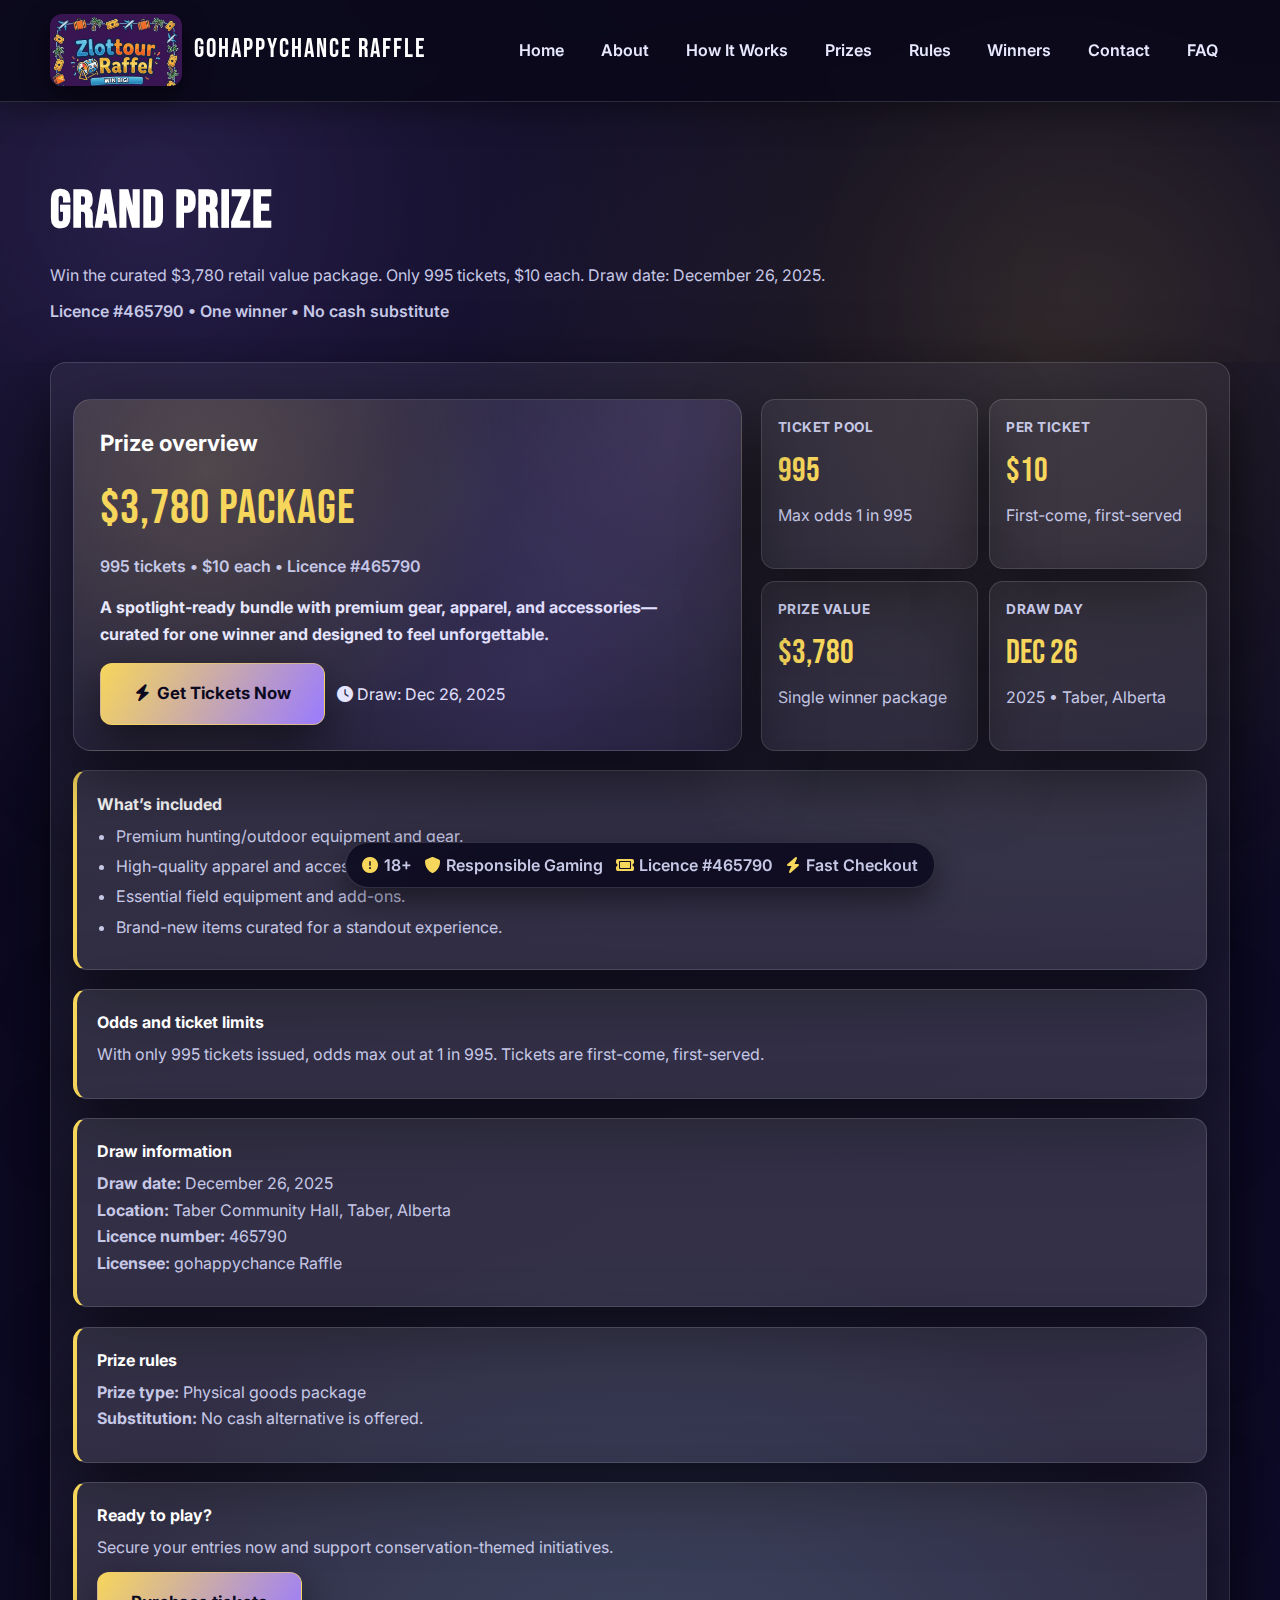
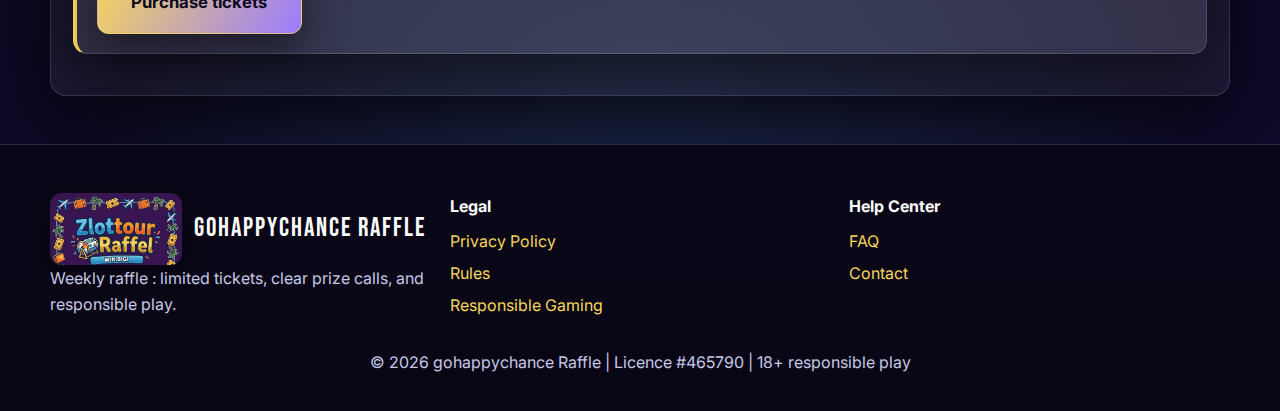
<file: prizes/index.html>
<!doctype html>
<html lang="en">
<head>
  <meta charset="utf-8">
  <meta name="viewport" content="width=device-width, initial-scale=1">
  <link rel="icon" type="image/x-icon" href="/favicon.ico">
  <title>Prizes — gohappychance Raffle</title>
  <meta name="description" content="Grand prize details for gohappychance Raffle: $3,780 retail value, 995 tickets at $10, draw December 26, 2025. 18+ responsible play, licence #465790.">
  <link rel="preconnect" href="https://fonts.googleapis.com">
  <link rel="preconnect" href="https://fonts.gstatic.com" crossorigin>
  <link href="https://fonts.googleapis.com/css2?family=Inter:wght@400;500;600;700;800;900&family=Bebas+Neue&display=swap" rel="stylesheet">
  <link rel="stylesheet" href="https://cdnjs.cloudflare.com/ajax/libs/font-awesome/6.5.2/css/all.min.css">
  <style>
:root{
  --bg: #0d0b21;
  --panel: rgba(255,255,255,0.06);
  --panel-strong: rgba(255,255,255,0.1);
  --text: #e8e9ff;
  --muted: #c6c8e6;
  --heading: #ffffff;
  --accent: #f6d65b;
  --secondary: #9a7bff;
  --primary: #130f2e;
  --border: rgba(255,255,255,0.14);
  --radius: 16px;
  --shadow: 0 24px 70px rgba(0,0,0,0.55);
  --font-display: "Bebas Neue", "Inter", system-ui, sans-serif;
  --font-body: "Inter", system-ui, sans-serif;
}
*{box-sizing:border-box}
body{
  margin:0;
  font-family:var(--font-body);
  background:
    radial-gradient(circle at 12% 10%, rgba(154,123,255,0.16), transparent 32%),
    radial-gradient(circle at 82% 18%, rgba(246,214,91,0.12), transparent 30%),
    radial-gradient(circle at 50% 90%, rgba(108,205,255,0.14), transparent 30%),
    linear-gradient(145deg, #0a0819 0%, #0d0a24 40%, #0f0c2c 100%);
  color:var(--text);
  line-height:1.65;
  min-height:100vh;
  -webkit-font-smoothing:antialiased;
}
a{color:var(--accent); text-decoration:none; transition:color .18s ease, opacity .18s ease}
a:hover{color:var(--secondary); opacity:0.92}
img{max-width:100%; display:block}

.container{width:min(1180px, 100% - 2.4rem); margin:0 auto}

.topbar{position:sticky; top:0; z-index:80; background:rgba(10,8,25,0.9); backdrop-filter:blur(16px); border-bottom:1px solid var(--border); box-shadow:0 8px 30px rgba(0,0,0,0.35)}
.nav-wrap{display:flex; align-items:center; justify-content:space-between; gap:1rem; padding:0.9rem 0}
.brand{display:flex; align-items:center; gap:0.75rem}
.brand img{width:132px; border-radius:12px; box-shadow:0 10px 28px rgba(0,0,0,0.45)}
.brand-name{font-family:var(--font-display); letter-spacing:2px; font-size:1.6rem; color:var(--heading)}
.nav-links{display:flex; align-items:center; gap:0.8rem}
.nav-links a{color:var(--text); font-weight:600; padding:0.45rem 0.75rem; border-radius:12px; transition:background .15s ease, color .15s ease}
.nav-links a:hover{background:var(--panel); color:var(--accent)}
.nav-links .btn{padding:0.72rem 1rem}
.menu-toggle{display:none; background:var(--panel); border:1px solid var(--border); color:var(--text); padding:0.55rem 0.75rem; border-radius:12px}

.btn{display:inline-flex; align-items:center; justify-content:center; gap:0.45rem; padding:0.78rem 1.6rem; border-radius:12px; font-weight:700; border:1px solid transparent; cursor:pointer; transition:transform .16s ease, box-shadow .2s ease, background .2s ease, color .2s ease}
.btn{white-space:nowrap}
.btn.primary{background:linear-gradient(135deg, var(--secondary), var(--accent)); color:#0b0920; box-shadow:0 12px 36px rgba(0,0,0,0.35)}
.btn.primary:hover{transform:translateY(-2px)}
.btn.ghost{background:var(--panel); border-color:var(--border); color:var(--text)}
.btn.ghost:hover{color:var(--accent)}

.hero{position:relative; overflow:hidden; padding:clamp(2.6rem, 6vw, 4rem) 0 2.4rem}
.hero::before,.hero::after{content:""; position:absolute; width:420px; height:420px; border-radius:50%; filter:blur(120px); opacity:0.35; z-index:0}
.hero::before{top:-120px; left:-60px; background:radial-gradient(circle, rgba(154,123,255,0.45), transparent 60%)}
.hero::after{bottom:-140px; right:-20px; background:radial-gradient(circle, rgba(246,214,91,0.4), transparent 60%)}
.hero-inner{position:relative; z-index:1; display:grid; grid-template-columns:1fr; gap:0.4rem; text-align:left}
.hero-title{font-family:var(--font-display); font-size:clamp(2.3rem, 5vw, 3.4rem); letter-spacing:1px; margin:0 0 0.4rem; color:var(--heading)}
.hero-sub{color:var(--muted); margin:0 0 0.6rem; max-width:880px}
.meta{color:var(--muted); font-weight:600; margin:0}

.card{background:var(--panel); border:1px solid var(--border); border-radius:16px; padding:1.4rem; box-shadow:var(--shadow); margin-bottom:1rem}
.card h3{margin:0 0 0.35rem; color:var(--heading)}
.card h4{margin:1.1rem 0 0.4rem; color:var(--heading)}
.card p{margin:0 0 0.7rem; color:var(--muted)}
.card ul{margin:0 0 0.6rem; padding-left:1.2rem; color:var(--muted)}
.card li{margin:0.25rem 0}

.stats-grid{display:grid; grid-template-columns:repeat(auto-fit, minmax(220px,1fr)); gap:1rem; margin:1.4rem 0}
.stat{background:var(--panel); border:1px solid var(--border); border-radius:14px; padding:1.2rem; text-align:center; box-shadow:var(--shadow)}
.stat .num{font-family:var(--font-display); font-size:2.4rem; color:var(--accent); display:block}
.stat .label{color:var(--muted)}

.grand-prize-wrap{display:grid; grid-template-columns:1.2fr 0.8fr; gap:1.2rem; align-items:stretch; margin:0.8rem 0 0}
.grand-card{position:relative; padding:1.6rem; border-radius:18px; background:radial-gradient(circle at 20% 20%, rgba(246,214,91,0.16), transparent 50%), radial-gradient(circle at 90% 10%, rgba(154,123,255,0.14), transparent 40%), linear-gradient(155deg, rgba(255,255,255,0.06), rgba(255,255,255,0.02)); border:1px solid var(--border); box-shadow:var(--shadow); overflow:hidden}
.grand-card::after{content:""; position:absolute; inset:0; background:radial-gradient(circle at 70% 80%, rgba(154,123,255,0.14), transparent 50%); pointer-events:none}
.grand-card h3{margin:0 0 0.45rem; color:var(--heading); font-size:1.4rem}
.grand-card .value{font-family:var(--font-display); font-size:3rem; color:var(--accent); margin:0 0 0.3rem; letter-spacing:1px}
.grand-card .sub{color:var(--muted); margin:0 0 0.9rem; font-weight:600}
.grand-card .pitch{color:var(--text); font-weight:700; margin:0 0 1rem}
.cta-stack{display:flex; flex-wrap:wrap; gap:0.75rem; align-items:center}
.btn.fun{padding:1rem 2.1rem; font-size:1.05rem; background:linear-gradient(120deg, var(--accent), var(--secondary)); color:#0b0920; box-shadow:0 16px 40px rgba(0,0,0,0.5); border:1px solid rgba(246,214,91,0.6)}
.btn.fun:hover{transform:translateY(-3px) scale(1.01); box-shadow:0 20px 48px rgba(0,0,0,0.58)}
.stat-marketing{display:grid; grid-template-columns:repeat(auto-fit,minmax(180px,1fr)); gap:0.7rem; height:100%}
.stat-box{background:var(--panel); border:1px solid var(--border); border-radius:14px; padding:1rem; box-shadow:var(--shadow); text-align:left}
.stat-box .label{color:var(--muted); font-weight:700; letter-spacing:0.5px; text-transform:uppercase; font-size:0.85rem; margin:0 0 0.35rem}
.stat-box .num{font-family:var(--font-display); font-size:2.1rem; color:var(--accent); margin:0}
.stat-box .hint{color:var(--muted); margin:0.2rem 0 0}

.info-box{background:var(--panel-strong); border:1px solid var(--border); border-left:4px solid var(--accent); border-radius:14px; padding:1.2rem; box-shadow:var(--shadow); margin:1.2rem 0}
.info-box h4{margin:0 0 0.35rem; color:var(--heading)}

.footer{background:linear-gradient(180deg, #0a0718, #080615); border-top:1px solid var(--border); padding:3rem 0 2.2rem; margin-top:3rem}
.footer-grid{display:grid; grid-template-columns:repeat(auto-fit, minmax(240px, 1fr)); gap:1.2rem; margin-bottom:1.6rem}
.footer h4{margin:0 0 0.5rem; color:var(--heading)}
.footer p{margin:0; color:var(--muted)}
.footer ul{list-style:none; padding:0; margin:0}
.footer li{margin:0.35rem 0}
.footer-copy{text-align:center; color:var(--muted); margin:0}

.sticky-ribbon{position:fixed; bottom:12px; left:50%; transform:translateX(-50%); background:rgba(12,10,30,0.9); border:1px solid var(--border); border-radius:999px; padding:0.55rem 1rem; display:flex; align-items:center; gap:0.8rem; box-shadow:0 12px 30px rgba(0,0,0,0.45); backdrop-filter:blur(10px); z-index:60; flex-wrap:wrap}
.sticky-ribbon .item{display:flex; align-items:center; gap:0.35rem; color:var(--muted); font-weight:600}
.sticky-ribbon .item i{color:var(--accent)}

.scroll-top{position:fixed; right:18px; bottom:70px; width:46px; height:46px; border-radius:50%; border:none; background:var(--accent); color:#0b0920; display:flex; align-items:center; justify-content:center; cursor:pointer; box-shadow:0 14px 34px rgba(0,0,0,0.55); opacity:0; visibility:hidden; transition:all .16s; z-index:65}
.scroll-top.show{opacity:1; visibility:visible}
.scroll-top:hover{background:var(--secondary); color:#fff}

@media (max-width: 960px){
  .nav-links{position:absolute; left:0; right:0; top:100%; background:rgba(10,8,25,0.96); padding:0.8rem 1.2rem 1rem; flex-direction:column; align-items:flex-start; border-bottom:1px solid var(--border); display:none}
  .nav-links.open{display:flex}
  .menu-toggle{display:inline-flex}
}
@media (max-width: 720px){
  .brand img{width:112px}
  .sticky-ribbon{bottom:14px; border-radius:16px}
}
  </style>
</head>
<body class="gohappychance">
  <header class="topbar">
    <div class="container nav-wrap">
      <a class="brand" href="/">
        <img src="/assets/img.png" alt="gohappychance logo">
        <span class="brand-name">gohappychance Raffle</span>
      </a>
      <button class="menu-toggle" type="button" aria-label="Toggle menu" data-menu-toggle>
        <i class="fa-solid fa-bars"></i>
      </button>
      <nav class="nav-links" id="navMenu">
        <a href="/">Home</a>
        <a href="/#impact">About</a>
        <a href="/#how">How It Works</a>
        <a href="/prizes">Prizes</a>
        <a href="/rules">Rules</a>
        <a href="/#winners">Winners</a>
        <a href="/#contact">Contact</a>
        <a href="/faq">FAQ</a>
      </nav>
    </div>
  </header>

  <main>
    <section class="hero" id="prizes">
      <div class="container hero-inner">
        <div>
          <h1 class="hero-title">Grand Prize</h1>
          <p class="hero-sub">Win the curated $3,780 retail value package. Only 995 tickets, $10 each. Draw date: December 26, 2025.</p>
          <p class="meta">Licence #465790 • One winner • No cash substitute</p>
        </div>
      </div>
    </section>

    <section class="container" aria-labelledby="prize-details">
      <div class="card" id="prize-details">
        <div class="grand-prize-wrap">
          <article class="grand-card">
            <h3>Prize overview</h3>
            <p class="value">$3,780 package</p>
            <p class="sub">995 tickets • $10 each • Licence #465790</p>
            <p class="pitch">A spotlight-ready bundle with premium gear, apparel, and accessories—curated for one winner and designed to feel unforgettable.</p>
            <div class="cta-stack">
              <a class="btn fun" href="#" data-signup-btn><i class="fa-solid fa-bolt"></i> Get Tickets Now</a>
              <span class="pill accent"><i class="fa-solid fa-clock"></i> Draw: Dec 26, 2025</span>
            </div>
          </article>

          <div class="stat-marketing">
            <div class="stat-box">
              <p class="label">Ticket pool</p>
              <p class="num">995</p>
              <p class="hint">Max odds 1 in 995</p>
            </div>
            <div class="stat-box">
              <p class="label">Per ticket</p>
              <p class="num">$10</p>
              <p class="hint">First-come, first-served</p>
            </div>
            <div class="stat-box">
              <p class="label">Prize value</p>
              <p class="num">$3,780</p>
              <p class="hint">Single winner package</p>
            </div>
            <div class="stat-box">
              <p class="label">Draw day</p>
              <p class="num">Dec 26</p>
              <p class="hint">2025 • Taber, Alberta</p>
            </div>
          </div>
        </div>

        <div class="info-box">
          <h4>What’s included</h4>
          <ul>
            <li>Premium hunting/outdoor equipment and gear.</li>
            <li>High-quality apparel and accessories.</li>
            <li>Essential field equipment and add-ons.</li>
            <li>Brand-new items curated for a standout experience.</li>
          </ul>
        </div>

        <div class="info-box">
          <h4>Odds and ticket limits</h4>
          <p>With only 995 tickets issued, odds max out at 1 in 995. Tickets are first-come, first-served.</p>
        </div>

        <div class="info-box">
          <h4>Draw information</h4>
          <p><strong>Draw date:</strong> December 26, 2025<br>
             <strong>Location:</strong> Taber Community Hall, Taber, Alberta<br>
             <strong>Licence number:</strong> 465790<br>
             <strong>Licensee:</strong> gohappychance Raffle</p>
        </div>

        <div class="info-box">
          <h4>Prize rules</h4>
          <p><strong>Prize type:</strong> Physical goods package<br>
             <strong>Substitution:</strong> No cash alternative is offered.</p>
        </div>

        <div class="info-box">
          <h4>Ready to play?</h4>
          <p>Secure your entries now and support conservation-themed initiatives.</p>
          <a class="btn fun" href="#" data-signup-btn>Purchase tickets</a>
        </div>
      </div>
    </section>
  </main>

  <footer class="footer">
    <div class="container">
      <div class="footer-grid">
        <div>
          <div class="brand">
            <img src="/assets/img.png" alt="gohappychance logo">
            <span class="brand-name">gohappychance Raffle</span>
          </div>
          <p>Weekly raffle : limited tickets, clear prize calls, and responsible play.</p>
        </div>
        <div>
          <h4>Legal</h4>
          <ul>
            <li><a href="/privacy-policy">Privacy Policy</a></li>
            <li><a href="/rules">Rules</a></li>
            <li><a href="/#responsible">Responsible Gaming</a></li>
          </ul>
        </div>
        <div>
          <h4>Help Center</h4>
          <ul>
            <li><a href="/faq">FAQ</a></li>
            <li><a href="/#contact">Contact</a></li>
          </ul>
        </div>
      </div>
      <p class="footer-copy">© <span data-year></span> gohappychance Raffle | Licence #465790 | 18+ responsible play</p>
    </div>
  </footer>

  <div class="sticky-ribbon">
    <div class="item"><i class="fa-solid fa-circle-exclamation"></i> 18+</div>
    <div class="item"><i class="fa-solid fa-shield"></i> Responsible Gaming</div>
    <div class="item"><i class="fa-solid fa-ticket"></i> Licence #465790</div>
    <div class="item"><i class="fa-solid fa-bolt"></i> Fast Checkout</div>
  </div>

  <button id="hubScrollTop" class="scroll-top" aria-label="Scroll to top">
    <i class="fa-solid fa-chevron-up"></i>
  </button>

  <script src="../assets/main.js" defer></script>
</body>
</html>
</file>
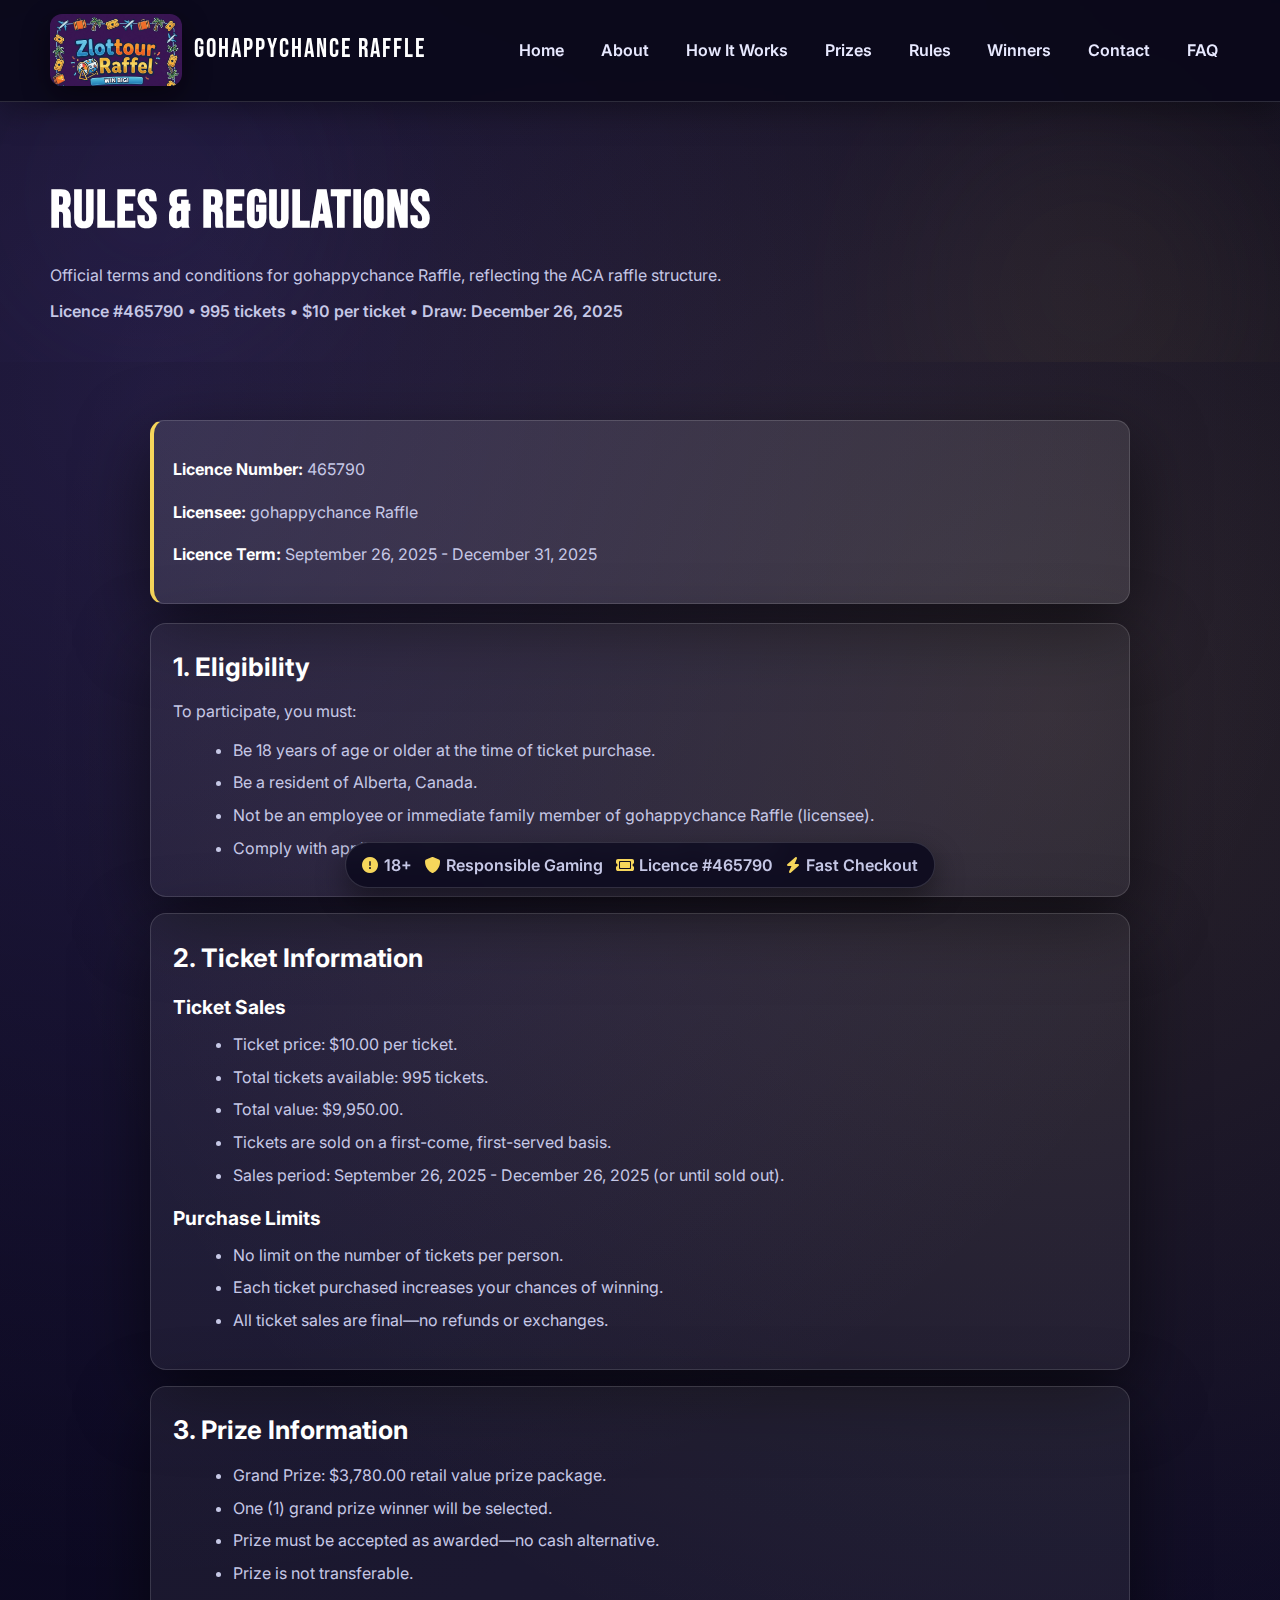
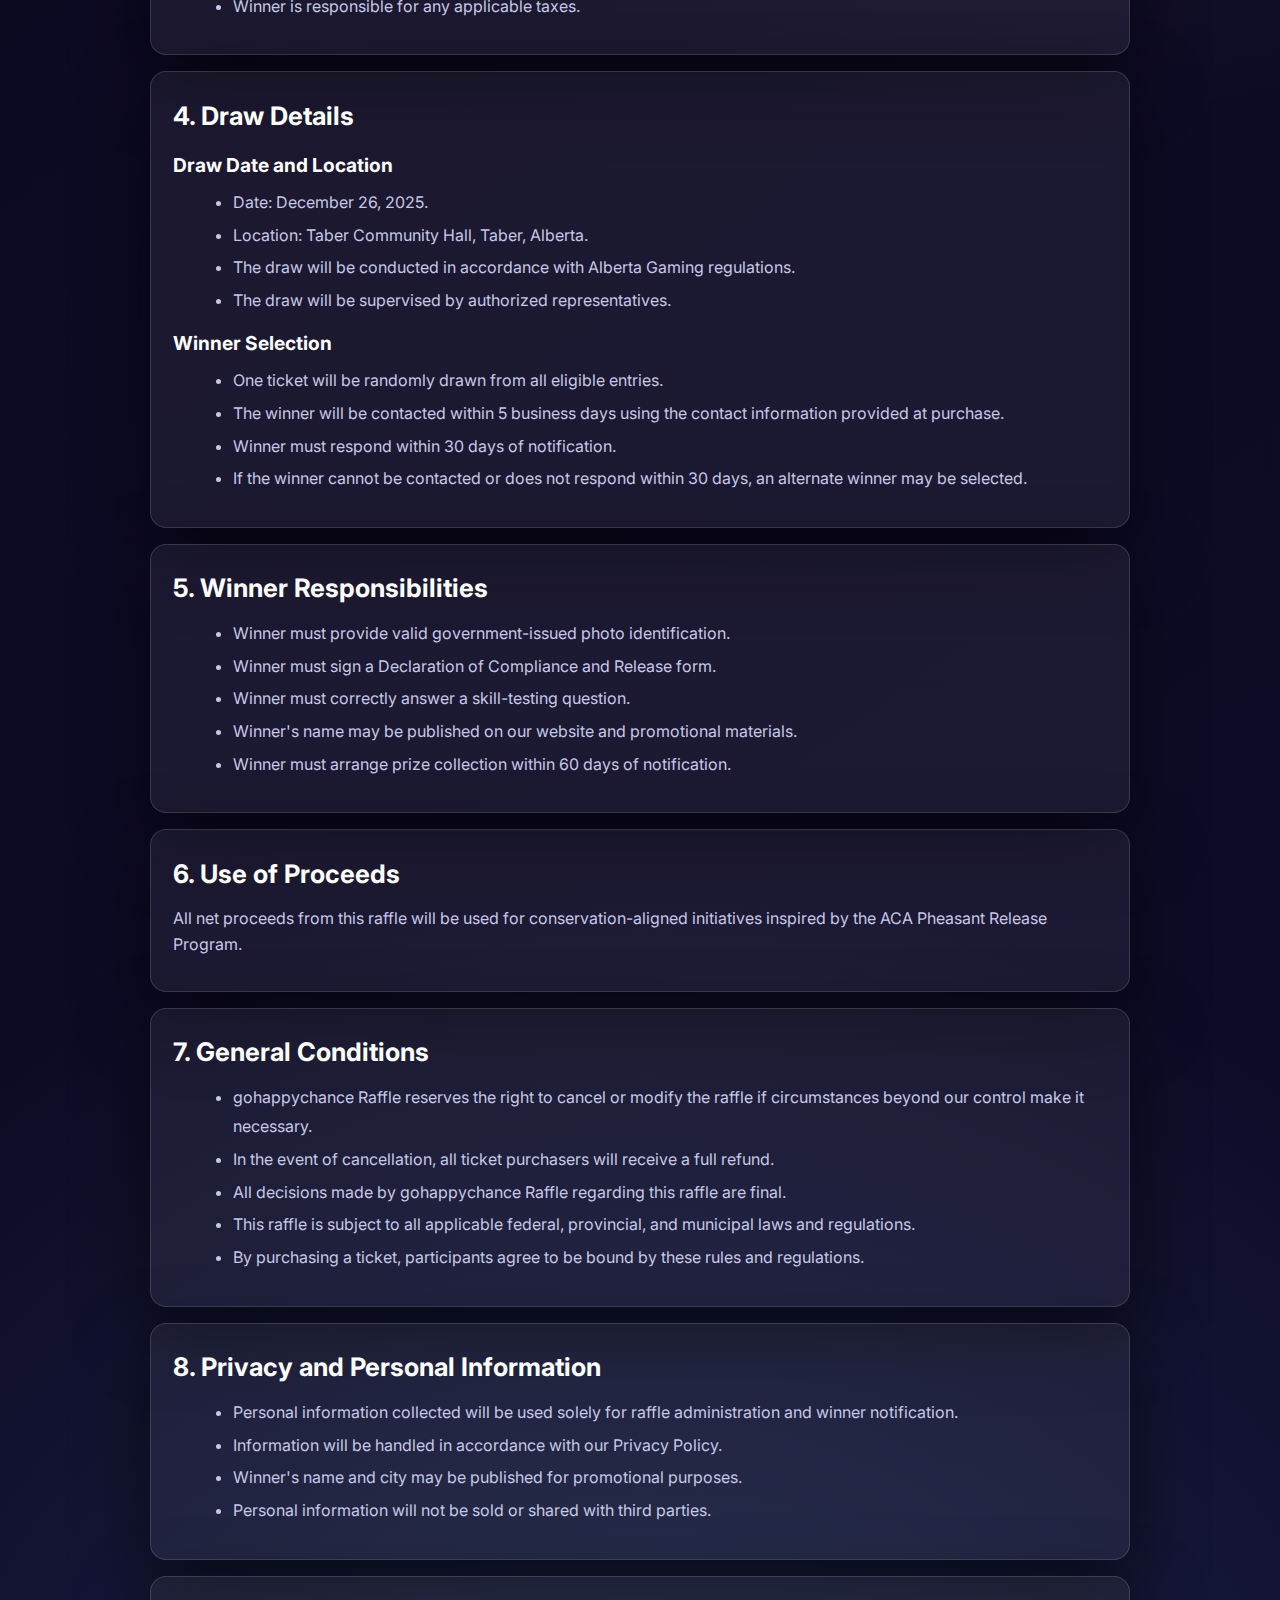
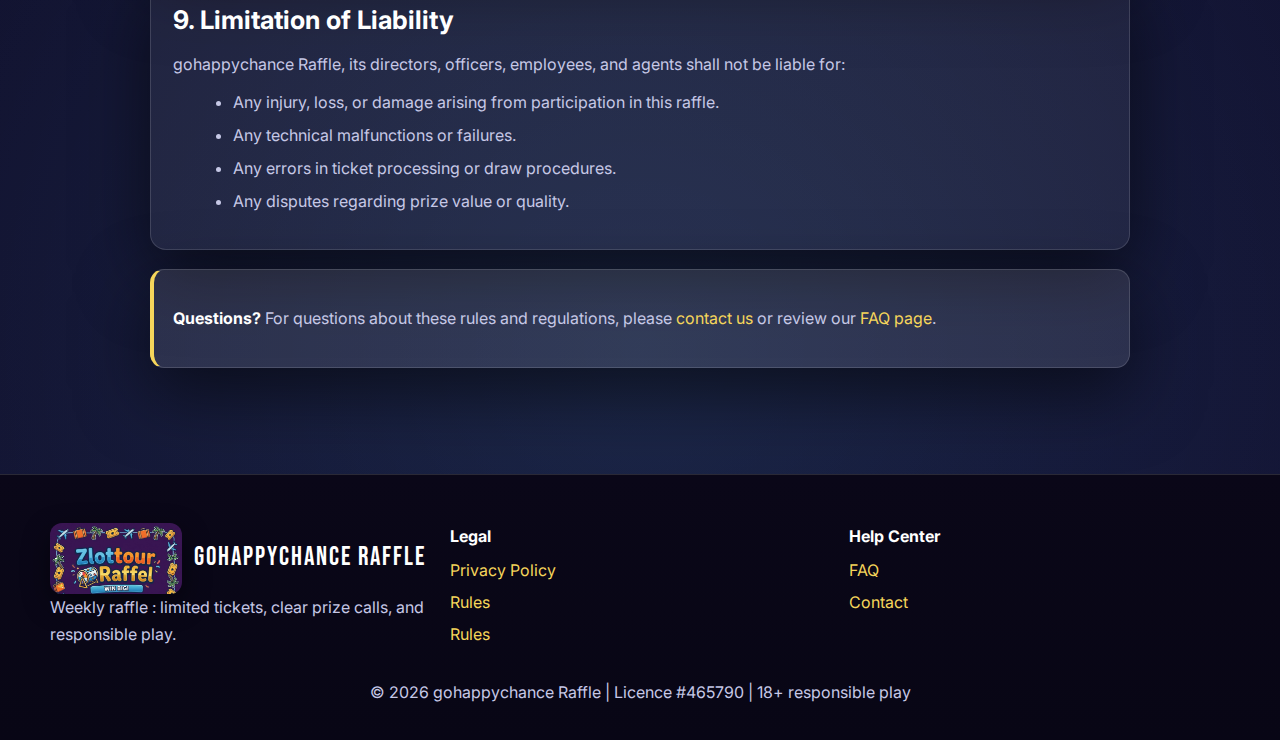
<file: rules/index.html>
<!doctype html>
<html lang="en">
<head>
  <meta charset="utf-8">
  <meta name="viewport" content="width=device-width, initial-scale=1">
  <link rel="icon" type="image/x-icon" href="/favicon.ico">
  <title>Rules &amp; Regulations — gohappychance Raffle</title>
  <meta name="description" content="Official rules for gohappychance Raffle: licence #465790, 995 tickets at $10, draw Dec 26, 2025. Eligibility, ticket rules, draw process, prize details, and responsibilities.">
  <link rel="preconnect" href="https://fonts.googleapis.com">
  <link rel="preconnect" href="https://fonts.gstatic.com" crossorigin>
  <link href="https://fonts.googleapis.com/css2?family=Inter:wght@400;500;600;700;800;900&family=Bebas+Neue&display=swap" rel="stylesheet">
  <link rel="stylesheet" href="https://cdnjs.cloudflare.com/ajax/libs/font-awesome/6.5.2/css/all.min.css">
  <style>
:root{
  --bg: #0d0b21;
  --panel: rgba(255,255,255,0.06);
  --panel-strong: rgba(255,255,255,0.1);
  --text: #e8e9ff;
  --muted: #c6c8e6;
  --heading: #ffffff;
  --accent: #f6d65b;
  --secondary: #9a7bff;
  --primary: #130f2e;
  --border: rgba(255,255,255,0.14);
  --radius: 16px;
  --shadow: 0 24px 70px rgba(0,0,0,0.55);
  --font-display: "Bebas Neue", "Inter", system-ui, sans-serif;
  --font-body: "Inter", system-ui, sans-serif;
}
*{box-sizing:border-box}
body{margin:0; font-family:var(--font-body); background:radial-gradient(circle at 12% 10%, rgba(154,123,255,0.16), transparent 32%),radial-gradient(circle at 82% 18%, rgba(246,214,91,0.12), transparent 30%),radial-gradient(circle at 50% 90%, rgba(108,205,255,0.14), transparent 30%),linear-gradient(145deg, #0a0819 0%, #0d0a24 40%, #0f0c2c 100%); color:var(--text); line-height:1.65; min-height:100vh; -webkit-font-smoothing:antialiased}
a{color:var(--accent); text-decoration:none; transition:color .18s ease, opacity .18s ease}
a:hover{color:var(--secondary); opacity:0.92}
.container{width:min(1180px, 100% - 2.4rem); margin:0 auto}

.topbar{position:sticky; top:0; z-index:80; background:rgba(10,8,25,0.9); backdrop-filter:blur(16px); border-bottom:1px solid var(--border); box-shadow:0 8px 30px rgba(0,0,0,0.35)}
.nav-wrap{display:flex; align-items:center; justify-content:space-between; gap:1rem; padding:0.9rem 0}
.brand{display:flex; align-items:center; gap:0.75rem}
.brand img{width:132px; border-radius:12px; box-shadow:0 10px 28px rgba(0,0,0,0.45)}
.brand-name{font-family:var(--font-display); letter-spacing:2px; font-size:1.6rem; color:var(--heading)}
.nav-links{display:flex; align-items:center; gap:0.8rem}
.nav-links a{color:var(--text); font-weight:600; padding:0.45rem 0.75rem; border-radius:12px; transition:background .15s ease, color .15s ease}
.nav-links a:hover{background:var(--panel); color:var(--accent)}
.nav-links .btn{padding:0.72rem 1rem}
.menu-toggle{display:none; background:var(--panel); border:1px solid var(--border); color:var(--text); padding:0.55rem 0.75rem; border-radius:12px}

.btn{display:inline-flex; align-items:center; justify-content:center; gap:0.45rem; padding:0.78rem 1.6rem; border-radius:12px; font-weight:700; border:1px solid transparent; cursor:pointer; transition:transform .16s ease, box-shadow .2s ease, background .2s ease, color .2s ease}
.btn{white-space:nowrap}
.btn.primary{background:linear-gradient(135deg, var(--secondary), var(--accent)); color:#0b0920; box-shadow:0 12px 36px rgba(0,0,0,0.35)}
.btn.primary:hover{transform:translateY(-2px)}
.btn.ghost{background:var(--panel); border-color:var(--border); color:var(--text)}
.btn.ghost:hover{color:var(--accent)}

.hero{position:relative; overflow:hidden; padding:clamp(2.6rem, 6vw, 4rem) 0 2.4rem}
.hero::before,.hero::after{content:""; position:absolute; width:420px; height:420px; border-radius:50%; filter:blur(120px); opacity:0.35; z-index:0}
.hero::before{top:-120px; left:-60px; background:radial-gradient(circle, rgba(154,123,255,0.45), transparent 60%)}
.hero::after{bottom:-140px; right:-20px; background:radial-gradient(circle, rgba(246,214,91,0.4), transparent 60%)}
.hero-inner{position:relative; z-index:1; display:grid; grid-template-columns:1fr; gap:0.4rem; text-align:left}
.hero-title{font-family:var(--font-display); font-size:clamp(2.3rem, 5vw, 3.4rem); letter-spacing:1px; margin:0 0 0.4rem; color:var(--heading)}
.hero-sub{color:var(--muted); margin:0 0 0.6rem; max-width:880px}
.meta{color:var(--muted); font-weight:600; margin:0}

.section{padding:2.4rem 0; max-width:980px; margin:0 auto}
.card{background:var(--panel); border:1px solid var(--border); border-radius:16px; padding:1.4rem; box-shadow:var(--shadow); margin-bottom:1rem}
.card h2{margin:0 0 0.6rem; color:var(--heading); font-size:1.6rem}
.card h3{margin:0.8rem 0 0.4rem; color:var(--heading); font-size:1.2rem}
.card p{margin:0 0 0.7rem; color:var(--muted)}
.card ul, .card ol{margin:0 0 0.7rem 1.2rem; color:var(--muted); line-height:1.8}
.card li{margin:0.25rem 0}

.highlight{background:var(--panel-strong); border:1px solid var(--border); border-left:4px solid var(--accent); border-radius:14px; padding:1.2rem; box-shadow:var(--shadow); margin:1.2rem 0; color:var(--muted)}
.highlight strong{color:var(--heading)}

.footer{background:linear-gradient(180deg, #0a0718, #080615); border-top:1px solid var(--border); padding:3rem 0 2.2rem; margin-top:3rem}
.footer-grid{display:grid; grid-template-columns:repeat(auto-fit, minmax(240px, 1fr)); gap:1.2rem; margin-bottom:1.6rem}
.footer h4{margin:0 0 0.5rem; color:var(--heading)}
.footer p{margin:0; color:var(--muted)}
.footer ul{list-style:none; padding:0; margin:0}
.footer li{margin:0.35rem 0}
.footer-copy{text-align:center; color:var(--muted); margin:0}

.sticky-ribbon{position:fixed; bottom:12px; left:50%; transform:translateX(-50%); background:rgba(12,10,30,0.9); border:1px solid var(--border); border-radius:999px; padding:0.55rem 1rem; display:flex; align-items:center; gap:0.8rem; box-shadow:0 12px 30px rgba(0,0,0,0.45); backdrop-filter:blur(10px); z-index:60; flex-wrap:wrap}
.sticky-ribbon .item{display:flex; align-items:center; gap:0.35rem; color:var(--muted); font-weight:600}
.sticky-ribbon .item i{color:var(--accent)}

.scroll-top{position:fixed; right:18px; bottom:70px; width:46px; height:46px; border-radius:50%; border:none; background:var(--accent); color:#0b0920; display:flex; align-items:center; justify-content:center; cursor:pointer; box-shadow:0 14px 34px rgba(0,0,0,0.55); opacity:0; visibility:hidden; transition:all .16s; z-index:65}
.scroll-top.show{opacity:1; visibility:visible}
.scroll-top:hover{background:var(--secondary); color:#fff}

@media (max-width: 960px){
  .nav-links{position:absolute; left:0; right:0; top:100%; background:rgba(10,8,25,0.96); padding:0.8rem 1.2rem 1rem; flex-direction:column; align-items:flex-start; border-bottom:1px solid var(--border); display:none}
  .nav-links.open{display:flex}
  .menu-toggle{display:inline-flex}
}
@media (max-width: 720px){
  .brand img{width:112px}
  .sticky-ribbon{bottom:14px; border-radius:16px}
}
  </style>
</head>
<body class="gohappychance">
  <header class="topbar">
    <div class="container nav-wrap">
      <a class="brand" href="/">
        <img src="/assets/img.png" alt="gohappychance logo">
        <span class="brand-name">gohappychance Raffle</span>
      </a>
      <button class="menu-toggle" type="button" aria-label="Toggle menu" data-menu-toggle>
        <i class="fa-solid fa-bars"></i>
      </button>
      <nav class="nav-links" id="navMenu">
        <a href="/">Home</a>
        <a href="/#impact">About</a>
        <a href="/#how">How It Works</a>
        <a href="/prizes">Prizes</a>
        <a href="/rules">Rules</a>
        <a href="/#winners">Winners</a>
        <a href="/#contact">Contact</a>
        <a href="/faq">FAQ</a>
      </nav>
    </div>
  </header>

  <main>
    <section class="hero" id="rules">
      <div class="container hero-inner">
        <div>
          <h1 class="hero-title">Rules &amp; Regulations</h1>
          <p class="hero-sub">Official terms and conditions for gohappychance Raffle, reflecting the ACA raffle structure.</p>
          <p class="meta">Licence #465790 • 995 tickets • $10 per ticket • Draw: December 26, 2025</p>
        </div>
      </div>
    </section>

    <section class="section" aria-labelledby="rules-content">
      <div class="highlight">
        <p><strong>Licence Number:</strong> 465790</p>
        <p><strong>Licensee:</strong> gohappychance Raffle</p>
        <p><strong>Licence Term:</strong> September 26, 2025 - December 31, 2025</p>
      </div>

      <div class="card">
        <h2>1. Eligibility</h2>
        <p>To participate, you must:</p>
        <ul>
          <li>Be 18 years of age or older at the time of ticket purchase.</li>
          <li>Be a resident of Alberta, Canada.</li>
          <li>Not be an employee or immediate family member of gohappychance Raffle (licensee).</li>
          <li>Comply with applicable Alberta Gaming, Liquor and Cannabis regulations.</li>
        </ul>
      </div>

      <div class="card">
        <h2>2. Ticket Information</h2>
        <h3>Ticket Sales</h3>
        <ul>
          <li>Ticket price: $10.00 per ticket.</li>
          <li>Total tickets available: 995 tickets.</li>
          <li>Total value: $9,950.00.</li>
          <li>Tickets are sold on a first-come, first-served basis.</li>
          <li>Sales period: September 26, 2025 - December 26, 2025 (or until sold out).</li>
        </ul>
        <h3>Purchase Limits</h3>
        <ul>
          <li>No limit on the number of tickets per person.</li>
          <li>Each ticket purchased increases your chances of winning.</li>
          <li>All ticket sales are final—no refunds or exchanges.</li>
        </ul>
      </div>

      <div class="card">
        <h2>3. Prize Information</h2>
        <ul>
          <li>Grand Prize: $3,780.00 retail value prize package.</li>
          <li>One (1) grand prize winner will be selected.</li>
          <li>Prize must be accepted as awarded—no cash alternative.</li>
          <li>Prize is not transferable.</li>
          <li>Winner is responsible for any applicable taxes.</li>
        </ul>
      </div>

      <div class="card">
        <h2>4. Draw Details</h2>
        <h3>Draw Date and Location</h3>
        <ul>
          <li>Date: December 26, 2025.</li>
          <li>Location: Taber Community Hall, Taber, Alberta.</li>
          <li>The draw will be conducted in accordance with Alberta Gaming regulations.</li>
          <li>The draw will be supervised by authorized representatives.</li>
        </ul>
        <h3>Winner Selection</h3>
        <ul>
          <li>One ticket will be randomly drawn from all eligible entries.</li>
          <li>The winner will be contacted within 5 business days using the contact information provided at purchase.</li>
          <li>Winner must respond within 30 days of notification.</li>
          <li>If the winner cannot be contacted or does not respond within 30 days, an alternate winner may be selected.</li>
        </ul>
      </div>

      <div class="card">
        <h2>5. Winner Responsibilities</h2>
        <ul>
          <li>Winner must provide valid government-issued photo identification.</li>
          <li>Winner must sign a Declaration of Compliance and Release form.</li>
          <li>Winner must correctly answer a skill-testing question.</li>
          <li>Winner's name may be published on our website and promotional materials.</li>
          <li>Winner must arrange prize collection within 60 days of notification.</li>
        </ul>
      </div>

      <div class="card">
        <h2>6. Use of Proceeds</h2>
        <p>All net proceeds from this raffle will be used for conservation-aligned initiatives inspired by the ACA Pheasant Release Program.</p>
      </div>

      <div class="card">
        <h2>7. General Conditions</h2>
        <ul>
          <li>gohappychance Raffle reserves the right to cancel or modify the raffle if circumstances beyond our control make it necessary.</li>
          <li>In the event of cancellation, all ticket purchasers will receive a full refund.</li>
          <li>All decisions made by gohappychance Raffle regarding this raffle are final.</li>
          <li>This raffle is subject to all applicable federal, provincial, and municipal laws and regulations.</li>
          <li>By purchasing a ticket, participants agree to be bound by these rules and regulations.</li>
        </ul>
      </div>

      <div class="card">
        <h2>8. Privacy and Personal Information</h2>
        <ul>
          <li>Personal information collected will be used solely for raffle administration and winner notification.</li>
          <li>Information will be handled in accordance with our Privacy Policy.</li>
          <li>Winner's name and city may be published for promotional purposes.</li>
          <li>Personal information will not be sold or shared with third parties.</li>
        </ul>
      </div>

      <div class="card">
        <h2>9. Limitation of Liability</h2>
        <p>gohappychance Raffle, its directors, officers, employees, and agents shall not be liable for:</p>
        <ul>
          <li>Any injury, loss, or damage arising from participation in this raffle.</li>
          <li>Any technical malfunctions or failures.</li>
          <li>Any errors in ticket processing or draw procedures.</li>
          <li>Any disputes regarding prize value or quality.</li>
        </ul>
      </div>

      <div class="highlight">
        <p><strong>Questions?</strong> For questions about these rules and regulations, please <a href="/#contact">contact us</a> or review our <a href="/faq">FAQ page</a>.</p>
      </div>
    </section>
  </main>

  <footer class="footer">
    <div class="container">
      <div class="footer-grid">
        <div>
          <div class="brand">
            <img src="/assets/img.png" alt="gohappychance logo">
            <span class="brand-name">gohappychance Raffle</span>
          </div>
          <p>Weekly raffle : limited tickets, clear prize calls, and responsible play.</p>
        </div>
        <div>
          <h4>Legal</h4>
          <ul>
            <li><a href="/privacy-policy">Privacy Policy</a></li>
            <li><a href="/rules">Rules</a></li>
            <li><a href="/rules">Rules</a></li>
          </ul>
        </div>
        <div>
          <h4>Help Center</h4>
          <ul>
            <li><a href="/faq">FAQ</a></li>
            <li><a href="/#contact">Contact</a></li>
          </ul>
        </div>
      </div>
      <p class="footer-copy">© <span data-year></span> gohappychance Raffle | Licence #465790 | 18+ responsible play</p>
    </div>
  </footer>

  <div class="sticky-ribbon">
    <div class="item"><i class="fa-solid fa-circle-exclamation"></i> 18+</div>
    <div class="item"><i class="fa-solid fa-shield"></i> Responsible Gaming</div>
    <div class="item"><i class="fa-solid fa-ticket"></i> Licence #465790</div>
    <div class="item"><i class="fa-solid fa-bolt"></i> Fast Checkout</div>
  </div>

  <button id="hubScrollTop" class="scroll-top" aria-label="Scroll to top">
    <i class="fa-solid fa-chevron-up"></i>
  </button>

  <script src="../assets/main.js" defer></script>
</body>
</html>
</file>
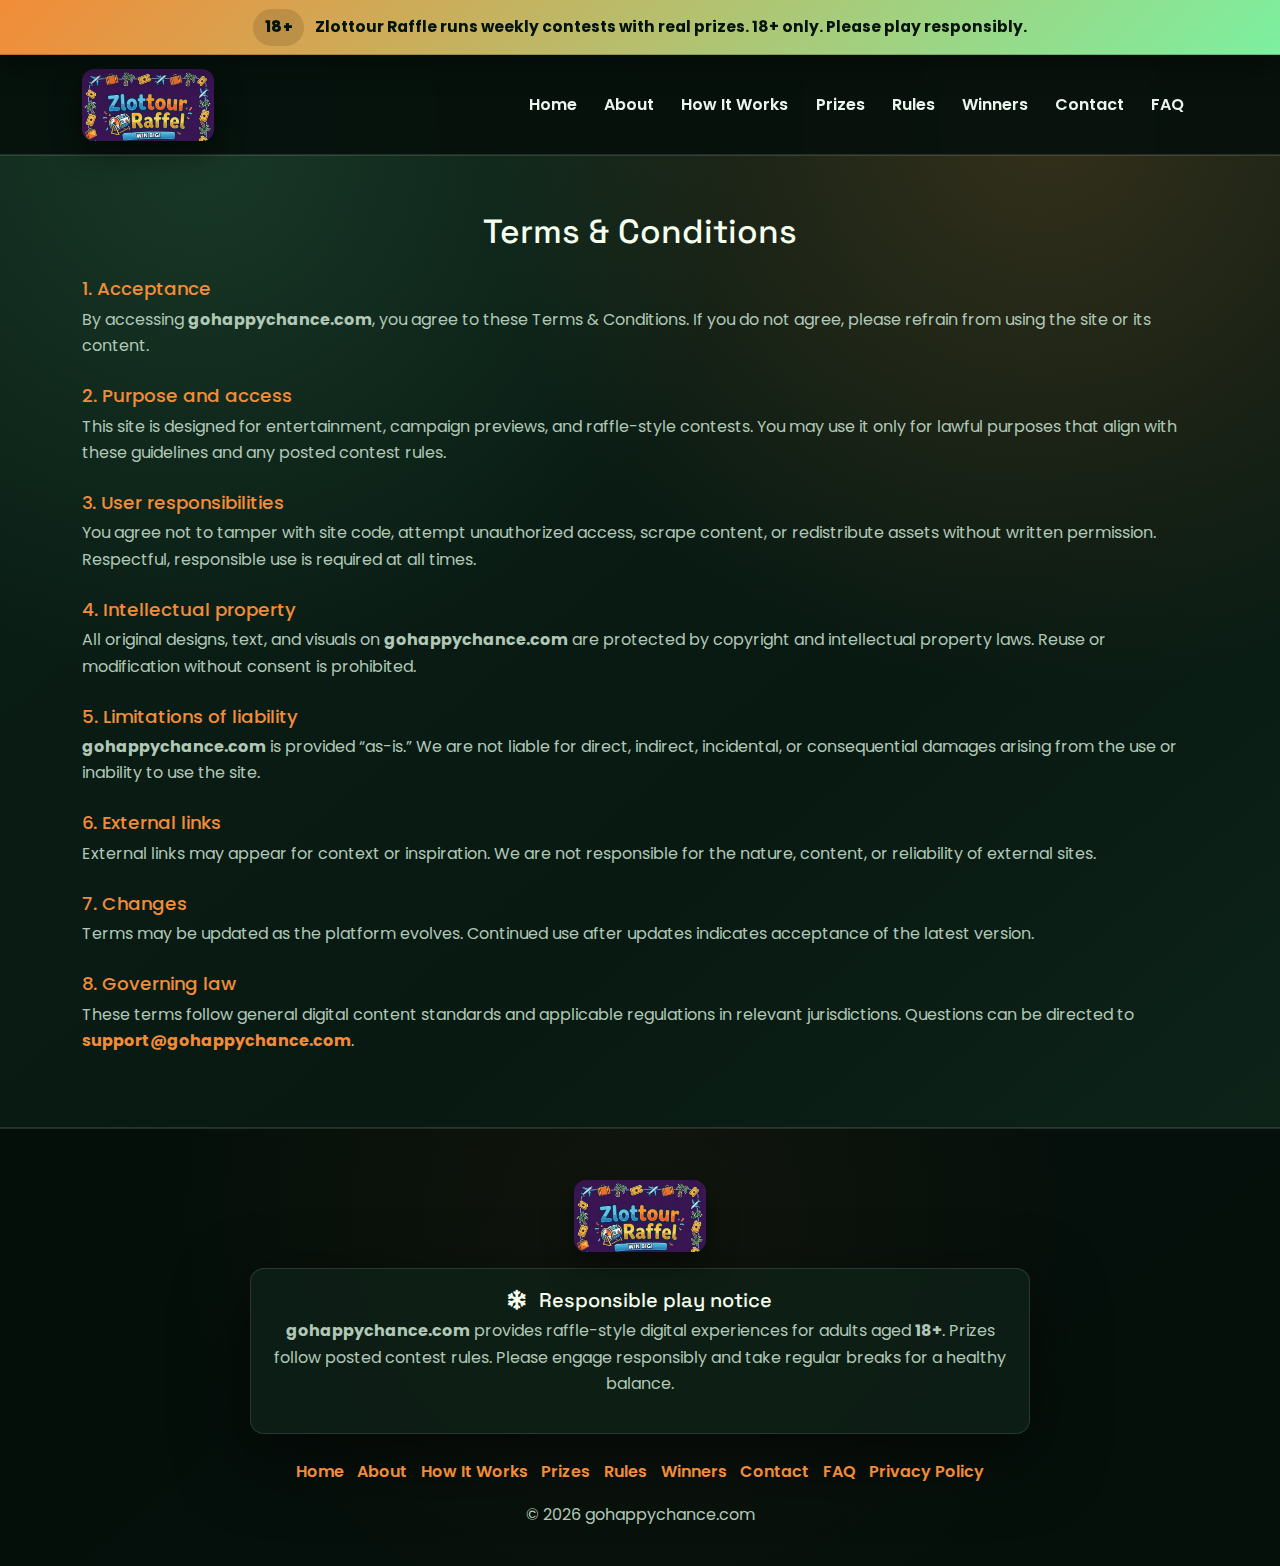
<file: terms-and-conditions/index.html>
<!doctype html>
<html lang="en">
<head>
  <meta charset="utf-8">
  <meta name="viewport" content="width=device-width, initial-scale=1">
  <link rel="icon" type="image/x-icon" href="/favicon.ico">
  <title>Terms &amp; Conditions - Zlottour Raffle</title>
  <meta name="description" content="Terms and conditions for Zlottour Raffle: licence #465790, 995 tickets at $10, $3,780 prize, draw Dec 26, 2025. Eligibility, tickets, and rules.">
  <link rel="preconnect" href="https://fonts.googleapis.com">
  <link rel="preconnect" href="https://fonts.gstatic.com" crossorigin>
  <link href="https://fonts.googleapis.com/css2?family=Poppins:wght@400;500;600;700&family=Space+Grotesk:wght@500;600;700&display=swap" rel="stylesheet">
  <link href="https://cdn.jsdelivr.net/npm/bootstrap@5.3.3/dist/css/bootstrap.min.css" rel="stylesheet">
  <link rel="stylesheet" href="https://cdnjs.cloudflare.com/ajax/libs/font-awesome/6.5.2/css/all.min.css">
  <style>
:root{
  --bg: #04130d;
  --panel: rgba(14,33,24,0.78);
  --panel-strong: rgba(18,44,32,0.9);
  --text: #e9f6ed;
  --muted: #b1c8b7;
  --heading: #f5ffee;
  --accent: #f28c38;
  --accent-2: #7cf0a0;
  --border: rgba(255,255,255,0.12);
  --radius: 14px;
  --font-heading: "Space Grotesk", "Inter", system-ui, sans-serif;
  --font-body: "Poppins", "Inter", system-ui, sans-serif;
  --shadow: 0 24px 70px rgba(0,0,0,0.55);
}

*{box-sizing:border-box}
body{
  margin:0;
  font-family:var(--font-body);
  background:
    radial-gradient(circle at 16% 10%, rgba(124,240,160,0.12), transparent 30%),
    radial-gradient(circle at 82% 8%, rgba(242,140,56,0.18), transparent 32%),
    linear-gradient(140deg, #071b12, #04150e 55%, #0c2518);
  color:var(--text);
  line-height:1.65;
  min-height:100vh;
  -webkit-font-smoothing:antialiased;
}
a{color:var(--accent-2); text-decoration:none; transition:color .18s, opacity .18s}
a:hover{color:var(--accent); opacity:0.9}
.link-accent{color:var(--accent); font-weight:700}
.link-accent:hover{color:var(--accent-2)}
img{max-width:100%; display:block}

.container{width:min(1140px, 100% - 2rem); margin:0 auto}

.notice-banner{
  background:linear-gradient(135deg, var(--accent), var(--accent-2));
  color:#04140d;
  padding:0.55rem 0;
  text-align:center;
  font-weight:700;
  border-bottom:1px solid rgba(0,0,0,0.2);
  box-shadow:0 10px 28px rgba(0,0,0,0.35);
  position:relative;
  z-index:70;
}
.banner-inner{
  display:flex;
  align-items:center;
  justify-content:center;
  gap:0.65rem;
  flex-wrap:wrap;
  font-size:0.97rem;
}
.banner-pill{
  background:rgba(0,0,0,0.12);
  color:#04140d;
  padding:0.35rem 0.7rem;
  border-radius:999px;
  font-weight:800;
  letter-spacing:0.5px;
}

.gohappychance-com-nav{
  background:rgba(5,15,11,0.9);
  border-bottom:1px solid var(--border);
  backdrop-filter:blur(14px);
  position:sticky;
  top:0;
  z-index:60;
  padding:0.85rem 0;
}
.gohappychance-com-nav .navbar-brand{
  display:flex;
  align-items:center;
  gap:0.65rem;
  padding:0;
}
.brand-logo{
  width:132px;
  height:auto;
  display:block;
  border-radius:12px;
  box-shadow:0 12px 30px rgba(0,0,0,0.45);
}
.gohappychance-com-nav .nav-link{
  color:var(--text);
  font-weight:600;
  margin:0 0.35rem;
  padding:0.35rem 0.65rem;
  border-radius:10px;
  transition:background .15s, color .15s;
}
.gohappychance-com-nav .nav-link.active,
.gohappychance-com-nav .nav-link:hover{
  background:var(--panel);
  color:var(--accent);
}
.navbar-toggler{
  border:1px solid var(--border);
  color:var(--text);
}
.navbar-toggler:focus{box-shadow:0 0 0 3px rgba(124,240,160,0.2)}

.gohappychance-com-btn{
  display:inline-flex;
  align-items:center;
  justify-content:center;
  gap:0.4rem;
  padding:0.78rem 1.6rem;
  border-radius:12px;
  font-weight:700;
  white-space:nowrap;
  border:1px solid transparent;
  cursor:pointer;
  transition:transform .16s ease, box-shadow .2s ease, background .2s ease, color .2s ease;
  text-decoration:none;
}
.gohappychance-com-btn.primary{
  background:linear-gradient(135deg, var(--accent), var(--accent-2));
  color:#04130d;
  box-shadow:0 14px 36px rgba(0,0,0,0.4);
}
.gohappychance-com-btn.primary:hover{transform:translateY(-2px)}
.gohappychance-com-btn.ghost{
  background:var(--panel);
  border-color:var(--border);
  color:var(--text);
}
.gohappychance-com-btn.ghost:hover{color:var(--accent)}

.eyebrow{
  text-transform:uppercase;
  letter-spacing:2px;
  font-size:0.78rem;
  color:var(--muted);
  margin:0 0 0.35rem;
}
.section-title{
  font-family:var(--font-heading);
  color:var(--heading);
  font-size:2.1rem;
  margin:0 0 0.45rem;
}
.section-sub{margin:0 0 1rem; color:var(--muted)}

.gohappychance-com-hero{
  position:relative;
  padding:clamp(3rem, 6vw, 4.8rem) 0;
  overflow:hidden;
}
.gohappychance-com-hero::before,
.gohappychance-com-hero::after{
  content:"";
  position:absolute;
  width:420px; height:420px;
  border-radius:50%;
  filter:blur(120px);
  opacity:0.35;
  z-index:0;
}
.gohappychance-com-hero::before{top:-120px; left:-60px; background:radial-gradient(circle, rgba(124,240,160,0.48), transparent 60%)}
.gohappychance-com-hero::after{bottom:-140px; right:-20px; background:radial-gradient(circle, rgba(242,140,56,0.42), transparent 60%)}
.hero-inner{
  position:relative;
  z-index:1;
  display:grid;
  grid-template-columns:1fr;
  gap:1.6rem;
  text-align:center;
}
.hero-title{
  font-family:var(--font-heading);
  font-size:2.8rem;
  line-height:1.08;
  margin:0 0 0.6rem;
}
.hero-sub{
  color:var(--muted);
  margin:0 auto;
  max-width:780px;
}
.hero-cta{display:flex; justify-content:center; gap:0.8rem; flex-wrap:wrap; margin-top:1.1rem}
.hero-badges{
  display:flex;
  justify-content:center;
  gap:0.6rem;
  flex-wrap:wrap;
}
.pill{
  display:inline-flex;
  align-items:center;
  gap:0.35rem;
  padding:0.4rem 0.8rem;
  border-radius:999px;
  background:var(--panel);
  border:1px solid var(--border);
  color:var(--muted);
  font-weight:600;
  font-size:0.95rem;
}
.pill.accent{
  background:rgba(242,140,56,0.16);
  color:var(--accent);
  border-color:rgba(242,140,56,0.42);
}

.gohappychance-com-disclaimer-card{padding:3rem 0}
.disclaimer-box{
  max-width:900px;
  margin:0 auto;
  background:var(--panel);
  border:1px solid var(--border);
  padding:1.4rem;
  border-radius:16px;
  text-align:center;
  box-shadow:var(--shadow);
}
.disclaimer-title{
  color:var(--heading);
  margin:0 0 0.35rem;
  font-family:var(--font-heading);
}
.disclaimer-heading{
  margin:0 0 0.4rem;
  color:var(--heading);
  font-family:var(--font-heading);
}
.disclaimer-text{color:var(--muted); margin:0 0 1rem}
.disclaimer-btn{
  background:var(--accent);
  color:#04130d;
  padding:0.6rem 1.25rem;
  border-radius:999px;
  font-weight:700;
  display:inline-block;
}
.disclaimer-btn:hover{background:var(--accent-2); color:#02150f}

.gohappychance-com-play{
  padding:3.5rem 0;
  text-align:center;
}
.game-wrapper{
  margin:2rem auto;
  display:flex;
  justify-content:center;
}
.game-wrapper > .w-100{
  width:100%;
  max-width:920px;
  text-align:center;
}
.game-frame{
  position:relative;
  width:100%;
  max-width:920px;
  border-radius:14px;
  overflow:hidden;
  background:linear-gradient(160deg, rgba(242,140,56,0.18), rgba(124,240,160,0.12));
  border:1px solid var(--border);
  box-shadow:0 16px 40px rgba(0,0,0,0.45);
}
.game-frame::before{content:""; display:block; padding-top:56.25%;}
.game-frame iframe{
  position:absolute;
  inset:0;
  width:100%;
  height:100%;
  border:0;
}
.game-caption{
  margin-top:0.5rem;
  color:var(--muted);
  font-weight:600;
}

.gohappychance-com-features{
  padding:3.5rem 0;
  background:rgba(255,255,255,0.01);
}
.feature-grid{
  display:grid;
  grid-template-columns:repeat(auto-fit, minmax(240px,1fr));
  gap:1rem;
  margin-top:1.6rem;
}
.feature-box{
  background:var(--panel);
  border:1px solid var(--border);
  padding:1.4rem;
  border-radius:12px;
  color:var(--text);
  transition:transform .16s, box-shadow .16s;
  box-shadow:var(--shadow);
}
.feature-box:hover{transform:translateY(-4px); box-shadow:0 18px 46px rgba(0,0,0,0.6)}
.feature-icon{font-size:1.9rem; color:var(--accent); margin-bottom:0.4rem}
.feature-box h4{margin:0 0 0.35rem; font-family:var(--font-heading)}
.feature-box p{margin:0; color:var(--muted)}

.gohappychance-com-about{padding:3.8rem 0}
.about-grid{
  display:grid;
  grid-template-columns:1fr 1fr;
  gap:1.8rem;
  align-items:center;
}
.about-visual{
  background:linear-gradient(145deg, rgba(242,140,56,0.2), rgba(124,240,160,0.14));
  border:1px solid var(--border);
  border-radius:16px;
  padding:1.5rem;
  position:relative;
  box-shadow:var(--shadow);
  overflow:hidden;
}
.about-visual::after{
  content:"JH";
  position:absolute;
  right:14px;
  bottom:8px;
  font-size:3.6rem;
  font-weight:800;
  color:rgba(255,255,255,0.06);
  letter-spacing:3px;
}
.about-visual img{border-radius:12px; box-shadow:0 16px 36px rgba(0,0,0,0.55)}
.about-text p{color:var(--muted); margin:0 0 0.8rem}
.about-text .gohappychance-com-btn{margin-top:0.4rem}

.gohappychance-com-reviews{
  padding:3.5rem 0;
  text-align:center;
}
.reviews-grid{
  max-width:940px;
  margin:0 auto;
  display:grid;
  grid-template-columns:repeat(auto-fit, minmax(260px,1fr));
  gap:1rem;
}
.review-card{
  background:var(--panel);
  border:1px solid var(--border);
  padding:1.2rem;
  border-radius:12px;
  box-shadow:var(--shadow);
}
.review-text{font-style:italic; color:var(--text); margin:0 0 0.6rem}
.review-author{color:var(--accent); font-weight:700; margin:0}

.gohappychance-com-contact{
  background:rgba(255,255,255,0.01);
  padding:4rem 0;
}
.contact-grid{
  display:grid;
  grid-template-columns:1fr 1fr;
  gap:1.6rem;
}
.contact-info{
  background:var(--panel);
  border:1px solid var(--border);
  border-radius:12px;
  padding:1.1rem;
  color:var(--text);
}
.contact-info p{margin:0.1rem 0; color:var(--muted)}
.contact-info strong{color:var(--text)}
.contact-form{
  background:var(--panel);
  border:1px solid var(--border);
  border-radius:12px;
  padding:1.1rem;
  display:flex;
  flex-direction:column;
  gap:0.9rem;
  box-shadow:var(--shadow);
}
.contact-form input,
.contact-form textarea{
  width:100%;
  padding:0.78rem 0.9rem;
  border-radius:10px;
  border:1px solid var(--border);
  background:rgba(255,255,255,0.03);
  color:var(--text);
  font-size:1rem;
  transition:border .16s, box-shadow .16s;
}
.contact-form input:focus,
.contact-form textarea:focus{
  outline:none;
  border-color:var(--accent-2);
  box-shadow:0 0 0 3px rgba(124,240,160,0.2);
}
.form-status{
  min-height:20px;
  color:var(--muted);
}
.form-status.success{color:#9ff2c0}
.form-status.error{color:#f28c38}

.gohappychance-com-legal{
  background:rgba(255,255,255,0.02);
  border-top:1px solid var(--border);
  border-bottom:1px solid var(--border);
  padding:3.5rem 0;
}
.gohappychance-com-legal .section-title{text-align:center}
.gohappychance-com-legal .subheading{
  color:var(--accent);
  font-size:1.15rem;
  margin:1.6rem 0 0.4rem;
}
.gohappychance-com-legal p{
  color:var(--muted);
  margin:0 0 1rem;
}

.gohappychance-com-footer{
  background:rgba(5,15,11,0.94);
  color:var(--text);
  text-align:center;
  padding:3.2rem 1rem 2.4rem;
  border-top:1px solid var(--border);
  position:relative;
  overflow:hidden;
}
.gohappychance-com-footer::before{
  content:"";
  position:absolute;
  inset:0;
  background:radial-gradient(circle at 50% 20%, rgba(242,140,56,0.05), transparent 65%);
  z-index:0;
}
.gohappychance-com-footer .container{position:relative; z-index:1}
.footer-brand{
  display:flex;
  align-items:center;
  justify-content:center;
  gap:0.7rem;
  margin-bottom:1rem;
}
.footer-disclaimer{
  background:var(--panel);
  border:1px solid var(--border);
  color:var(--muted);
  max-width:780px;
  margin:0 auto 1.6rem;
  padding:1.2rem;
  border-radius:14px;
  box-shadow:var(--shadow);
}
.footer-links{
  display:flex;
  justify-content:center;
  gap:0.85rem;
  flex-wrap:wrap;
  padding:0;
  margin:0 0 1rem;
  list-style:none;
}
.footer-links a{
  color:var(--accent);
  font-weight:600;
}
.footer-links a:hover{color:var(--accent-2)}
.footer-copy{
  color:var(--muted);
  margin:0;
}

.gohappychance-com-popup{
  position:fixed;
  inset:0;
  display:flex;
  align-items:center;
  justify-content:center;
  background:rgba(0,0,0,0.82);
  z-index:9999;
  opacity:0;
  visibility:hidden;
  transition:opacity .2s, visibility .2s;
  padding:1rem;
}
.gohappychance-com-popup.active{opacity:1; visibility:visible}
.gohappychance-com-popup .popup-inner{
  background:linear-gradient(160deg, rgba(5,15,11,0.96), rgba(5,15,11,0.98));
  border:1px solid var(--border);
  color:var(--text);
  padding:1.6rem;
  border-radius:14px;
  max-width:520px;
  text-align:center;
  box-shadow:var(--shadow);
}
.gohappychance-com-popup h3{margin:0 0 0.4rem; color:var(--heading)}
.gohappychance-com-popup p{margin:0 0 0.8rem; color:var(--muted)}
.popup-buttons{display:flex; justify-content:center; gap:0.6rem; flex-wrap:wrap}
.popup-buttons .exit{background:transparent; border:1px solid var(--border); color:var(--heading)}
.popup-buttons .exit:hover{background:var(--panel)}

.gohappychance-com-scroll{
  position:fixed;
  right:22px;
  bottom:22px;
  width:44px;
  height:44px;
  border-radius:50%;
  border:none;
  background:var(--accent);
  color:#04130d;
  display:flex;
  align-items:center;
  justify-content:center;
  cursor:pointer;
  box-shadow:0 14px 34px rgba(0,0,0,0.55);
  opacity:0;
  visibility:hidden;
  transition:all .16s;
  z-index:90;
}
.gohappychance-com-scroll.show{opacity:1; visibility:visible}
.gohappychance-com-scroll:hover{background:var(--accent-2)}

.sr-only{
  position:absolute;
  width:1px;
  height:1px;
  padding:0;
  margin:-1px;
  overflow:hidden;
  clip:rect(0,0,0,0);
  border:0;
}

@media (max-width: 992px){
  .about-grid,
  .contact-grid{
    grid-template-columns:1fr;
  }
  .hero-title{font-size:2.4rem}
}
@media (max-width: 768px){
  .hero-title{font-size:2.05rem}
  .game-frame{max-width:100%}
  .gohappychance-com-nav{padding:0.75rem 0}
}
@media (max-width: 576px){
  .hero-cta{flex-direction:column}
  .brand-logo{width:114px}
}

</style>
</head>
<body class="gohappychance-com gohappychance-com-q3l5">

<div class="notice-banner notice-banner-e5s8">
  <div class="container container-y8i1 banner-inner banner-inner-q1h5">
    <span class="banner-pill banner-pill-j0j6">18+</span>
    <span>Zlottour Raffle runs weekly contests with real prizes. 18+ only. Please play responsibly.</span>
  </div>
</div>

<nav class="navbar navbar-x3m9 navbar-expand-lg navbar-expand-lg-g0e0 gohappychance-com-nav gohappychance-com-nav-f4h6">
  <div class="container container-y8i1 d-flex d-flex-t3n4 align-items-center align-items-center-h2j8 justify-content-between justify-content-between-f1r2">
    <a class="navbar-brand navbar-brand-s2x9" href="/">
      <img class="brand-logo brand-logo-b0x8" src="../assets/img.png" alt="Zlottour Raffle logo">
      <span class="sr-only sr-only-h5i1">gohappychance.com</span>
    </a>
    <button class="navbar-toggler navbar-toggler-x0c2" type="button" data-bs-toggle="collapse" data-bs-target="#navMenu" aria-controls="navMenu" aria-expanded="false" aria-label="Toggle navigation">
      <span class="navbar-toggler-icon navbar-toggler-icon-d3g0"><i class="fas fas-w5m1 fa-bars fa-bars-u5d3"></i></span>
    </button>

    <div class="collapse collapse-h9s1 navbar-collapse navbar-collapse-a6i4 justify-content-end justify-content-end-k7j9" id="navMenu">
      <ul class="navbar-nav navbar-nav-u6m1 mb-2 mb-2-j8b9 mb-lg-0 mb-lg-0-n4j0 align-items-lg-center align-items-lg-center-j6x6">
        <li class="nav-item nav-item-k8b2"><a class="nav-link nav-link-n5l7" href="/">Home</a></li>
        <li class="nav-item nav-item-k8b2"><a class="nav-link nav-link-n5l7" href="/#impact">About</a></li>
        <li class="nav-item nav-item-k8b2"><a class="nav-link nav-link-n5l7" href="/#how">How It Works</a></li>
        <li class="nav-item nav-item-k8b2"><a class="nav-link nav-link-n5l7" href="/prizes">Prizes</a></li>
        <li class="nav-item nav-item-k8b2"><a class="nav-link nav-link-n5l7" href="/rules">Rules</a></li>
        <li class="nav-item nav-item-k8b2"><a class="nav-link nav-link-n5l7" href="/#winners">Winners</a></li>
        <li class="nav-item nav-item-k8b2"><a class="nav-link nav-link-n5l7" href="/#contact">Contact</a></li>
        <li class="nav-item nav-item-k8b2"><a class="nav-link nav-link-n5l7" href="/faq">FAQ</a></li>
      </ul>
    </div>
  </div>
</nav>

<section id="terms-and-conditions" class="gohappychance-com-legal gohappychance-com-legal-b6j3">
  <div class="container container-y8i1">
    <h2 class="section-title section-title-q8b8">Terms &amp; Conditions</h2>

    <h3 class="subheading subheading-t1b6">1. Acceptance</h3>
    <p>
      By accessing <strong>gohappychance.com</strong>, you agree to these Terms &amp; Conditions. If you do not agree, please refrain
      from using the site or its content.
    </p>

    <h3 class="subheading subheading-t1b6">2. Purpose and access</h3>
    <p>
      This site is designed for entertainment, campaign previews, and raffle-style contests. You may use it only for lawful purposes that align with these guidelines and any posted contest rules.
    </p>

    <h3 class="subheading subheading-t1b6">3. User responsibilities</h3>
    <p>
      You agree not to tamper with site code, attempt unauthorized access, scrape content, or redistribute assets without written
      permission. Respectful, responsible use is required at all times.
    </p>

    <h3 class="subheading subheading-t1b6">4. Intellectual property</h3>
    <p>
      All original designs, text, and visuals on <strong>gohappychance.com</strong> are protected by copyright and intellectual
      property laws. Reuse or modification without consent is prohibited.
    </p>

    <h3 class="subheading subheading-t1b6">5. Limitations of liability</h3>
    <p>
      <strong>gohappychance.com</strong> is provided “as-is.” We are not liable for direct, indirect, incidental, or consequential
      damages arising from the use or inability to use the site.
    </p>

    <h3 class="subheading subheading-t1b6">6. External links</h3>
    <p>
      External links may appear for context or inspiration. We are not responsible for the nature, content, or reliability of
      external sites.
    </p>

    <h3 class="subheading subheading-t1b6">7. Changes</h3>
    <p>
      Terms may be updated as the platform evolves. Continued use after updates indicates acceptance of the latest version.
    </p>

    <h3 class="subheading subheading-t1b6">8. Governing law</h3>
    <p>
      These terms follow general digital content standards and applicable regulations in relevant jurisdictions. Questions can be
      directed to <a href="mailto:support@gohappychance.com" class="link-accent link-accent-c2x6">support@gohappychance.com</a>.
    </p>
  </div>
</section>

<footer class="gohappychance-com-footer gohappychance-com-footer-i1v5">
  <div class="container container-y8i1">
    <div class="footer-brand footer-brand-w6h7">
      <img class="brand-logo brand-logo-b0x8" src="../assets/img.png" alt="Zlottour Raffle logo">
      <span class="sr-only sr-only-h5i1">gohappychance.com</span>
    </div>

    <div class="footer-disclaimer footer-disclaimer-f2x6">
      <h5 class="disclaimer-heading disclaimer-heading-u5c4"><i class="fas fas-w5m1 fa-snowflake fa-snowflake-z1i6 me-2 me-2-u8d5"></i> Responsible play notice</h5>
      <p>
        <strong>gohappychance.com</strong> provides raffle-style digital experiences for adults aged <strong>18+</strong>. Prizes follow posted contest rules. Please engage responsibly and take regular breaks for a healthy balance.
      </p>
    </div>

    <ul class="footer-links footer-links-m1s8">
      <li><a href="/">Home</a></li>
      <li><a href="/#impact">About</a></li>
      <li><a href="/#how">How It Works</a></li>
      <li><a href="/prizes">Prizes</a></li>
      <li><a href="/rules">Rules</a></li>
      <li><a href="/#winners">Winners</a></li>
      <li><a href="/#contact">Contact</a></li>
      <li><a href="/faq">FAQ</a></li>
      <li><a href="/privacy-policy">Privacy Policy</a></li>
    </ul>

    <p class="footer-copy footer-copy-m1n9">
      © <span data-year></span> gohappychance.com
    </p>
  </div>
</footer>

<button id="hubScrollTop" class="gohappychance-com-scroll gohappychance-com-scroll-b0z0" aria-label="Scroll to top">
  <i class="fas fas-w5m1 fa-chevron-up fa-chevron-up-f3i5"></i>
</button>

<script src="https://cdn.jsdelivr.net/npm/bootstrap@5.3.3/dist/js/bootstrap.bundle.min.js"></script>
<script src="../assets/main.js" defer></script>
</body>
</html>
</file>
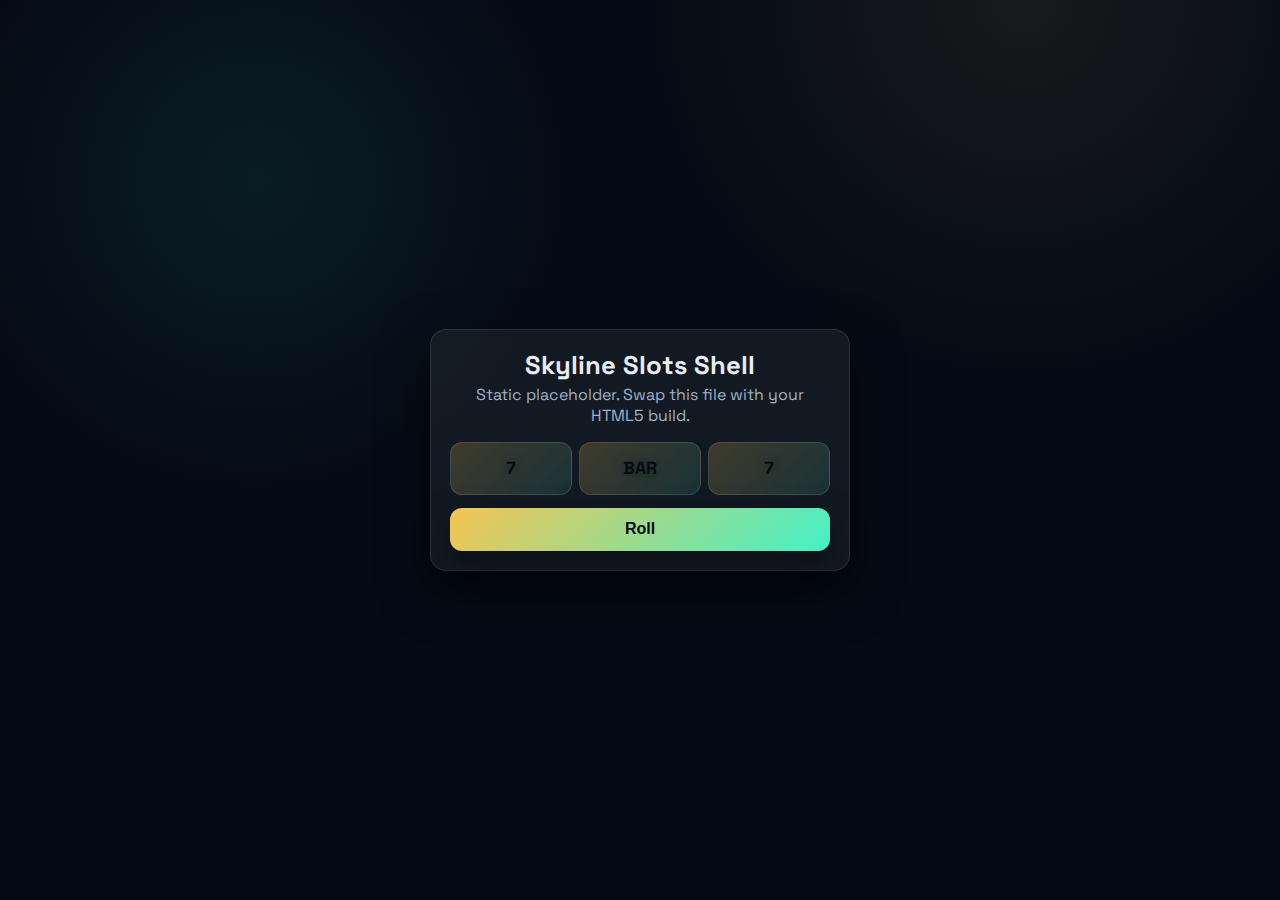
<file: games/game-1/index.html>
<!doctype html>
<html lang="en">
<head>
  <meta charset="utf-8">
  <meta name="viewport" content="width=device-width, initial-scale=1">
  <title>Game Shell 1 — Skyline Slots</title>
  <link rel="preconnect" href="https://fonts.googleapis.com">
  <link rel="preconnect" href="https://fonts.gstatic.com" crossorigin>
  <link href="https://fonts.googleapis.com/css2?family=Space+Grotesk:wght@500;700&display=swap" rel="stylesheet">
  <style>
    :root{
      --bg: #050b16;
      --accent: #f6c452;
      --accent-2: #45f0c8;
      --card: rgba(255,255,255,0.06);
      --text: #e8ecf5;
      --muted: #9fb1c8;
    }
    *{box-sizing:border-box}
    body{
      margin:0;
      font-family:"Space Grotesk", system-ui, sans-serif;
      min-height:100vh;
      background:radial-gradient(circle at 20% 20%, rgba(69,240,200,0.08), transparent 25%),
                 radial-gradient(circle at 80% 0%, rgba(246,196,82,0.08), transparent 28%),
                 #050b16;
      color:var(--text);
      display:flex;
      align-items:center;
      justify-content:center;
      padding:1rem;
    }
    .card{
      width:min(420px, 100%);
      background:var(--card);
      border:1px solid rgba(255,255,255,0.1);
      border-radius:16px;
      padding:1.2rem;
      box-shadow:0 18px 50px rgba(0,0,0,0.55);
      text-align:center;
    }
    h1{
      margin:0 0 0.2rem;
      font-size:1.6rem;
    }
    p{margin:0.2rem 0; color:var(--muted)}
    .reel{
      display:grid;
      grid-template-columns:repeat(3, 1fr);
      gap:0.4rem;
      margin:1rem 0 0.8rem;
    }
    .slot{
      padding:0.9rem 0.6rem;
      border-radius:12px;
      border:1px solid rgba(255,255,255,0.12);
      background:linear-gradient(135deg, rgba(246,196,82,0.2), rgba(69,240,200,0.12));
      font-weight:700;
      font-size:1.1rem;
      color:#050b16;
      text-shadow:0 1px 10px rgba(0,0,0,0.35);
    }
    button{
      background:linear-gradient(135deg, var(--accent), var(--accent-2));
      color:#050b16;
      font-weight:700;
      border:none;
      border-radius:12px;
      padding:0.8rem 1.2rem;
      cursor:pointer;
      box-shadow:0 14px 36px rgba(0,0,0,0.45);
      transition:transform .18s ease;
      width:100%;
      font-size:1rem;
    }
    button:hover{transform:translateY(-2px)}
  </style>
</head>
<body>
  <div class="card">
    <h1>Skyline Slots Shell</h1>
    <p>Static placeholder. Swap this file with your HTML5 build.</p>
    <div class="reel" id="reel">
      <div class="slot">7</div>
      <div class="slot">BAR</div>
      <div class="slot">7</div>
    </div>
    <button id="roll">Roll</button>
  </div>

  <script>
    const options = ["7", "BAR", "AAA", "JH", "WIN"];
    const reel = document.getElementById("reel");
    document.getElementById("roll").addEventListener("click", ()=>{
      reel.querySelectorAll(".slot").forEach(slot=>{
        const pick = options[Math.floor(Math.random()*options.length)];
        slot.textContent = pick;
      });
    });
  </script>
</body>
</html>
</file>
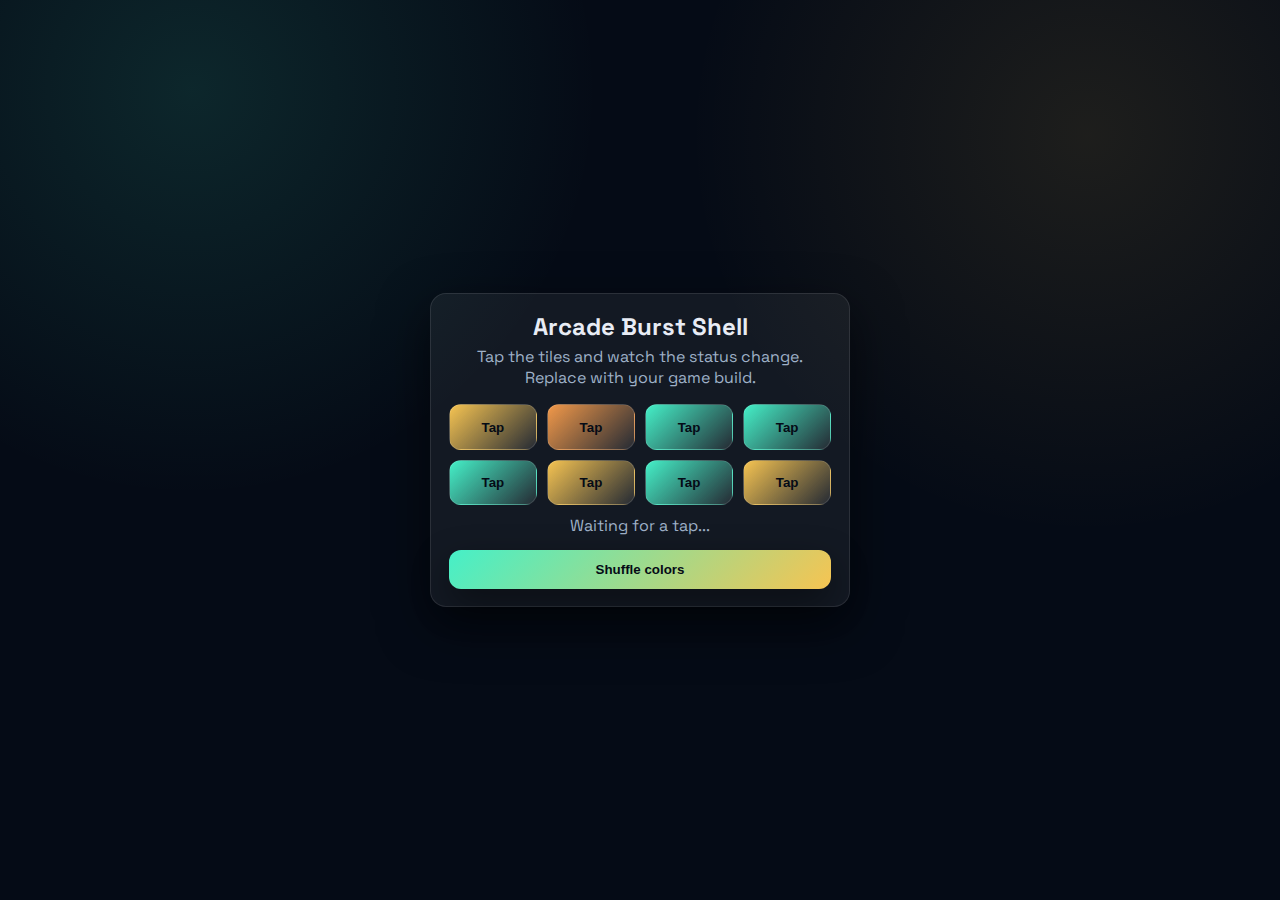
<file: games/game-2/index.html>
<!doctype html>
<html lang="en">
<head>
  <meta charset="utf-8">
  <meta name="viewport" content="width=device-width, initial-scale=1">
  <title>Game Shell 2 — Arcade Burst</title>
  <link rel="preconnect" href="https://fonts.googleapis.com">
  <link rel="preconnect" href="https://fonts.gstatic.com" crossorigin>
  <link href="https://fonts.googleapis.com/css2?family=Space+Grotesk:wght@500;700&display=swap" rel="stylesheet">
  <style>
    :root{
      --bg:#050b16;
      --card:rgba(255,255,255,0.06);
      --accent:#45f0c8;
      --accent-2:#f6c452;
      --text:#e8ecf5;
      --muted:#9fb1c8;
    }
    *{box-sizing:border-box}
    body{
      margin:0;
      min-height:100vh;
      font-family:"Space Grotesk", system-ui, sans-serif;
      background:radial-gradient(circle at 15% 10%, rgba(69,240,200,0.12), transparent 30%),
                 radial-gradient(circle at 85% 15%, rgba(246,196,82,0.1), transparent 30%),
                 #050b16;
      color:var(--text);
      display:flex;
      align-items:center;
      justify-content:center;
      padding:1rem;
    }
    .wrap{
      width:min(420px, 100%);
      background:var(--card);
      border:1px solid rgba(255,255,255,0.1);
      border-radius:16px;
      padding:1.1rem;
      box-shadow:0 18px 50px rgba(0,0,0,0.55);
      text-align:center;
    }
    h1{margin:0 0 0.2rem; font-size:1.5rem}
    p{margin:0.25rem 0; color:var(--muted)}
    .grid{
      display:grid;
      grid-template-columns:repeat(4, 1fr);
      gap:0.6rem;
      margin:1rem 0 0.6rem;
    }
    .tile{
      padding:0.9rem 0.6rem;
      border-radius:12px;
      border:1px solid rgba(255,255,255,0.12);
      background:linear-gradient(160deg, rgba(69,240,200,0.24), rgba(246,196,82,0.16));
      font-weight:700;
      color:#050b16;
      cursor:pointer;
      transition:transform .12s ease, box-shadow .12s ease;
    }
    .tile.active{
      box-shadow:0 0 0 2px rgba(69,240,200,0.4);
    }
    .tile:hover{transform:translateY(-2px)}
    .cta{
      margin-top:0.6rem;
      padding:0.75rem;
      border-radius:12px;
      background:linear-gradient(135deg, var(--accent), var(--accent-2));
      color:#050b16;
      font-weight:700;
      border:none;
      cursor:pointer;
      width:100%;
      box-shadow:0 14px 36px rgba(0,0,0,0.45);
      transition:transform .18s ease;
    }
    .cta:hover{transform:translateY(-2px)}
  </style>
</head>
<body>
  <div class="wrap">
    <h1>Arcade Burst Shell</h1>
    <p>Tap the tiles and watch the status change. Replace with your game build.</p>
    <div class="grid" id="tileGrid"></div>
    <p id="status">Waiting for a tap...</p>
    <button class="cta" id="shuffle">Shuffle colors</button>
  </div>

  <script>
    const colors = ["var(--accent)", "var(--accent-2)", "#8df7ff", "#f2994a"];
    const tileGrid = document.getElementById("tileGrid");
    const status = document.getElementById("status");
    const shuffleBtn = document.getElementById("shuffle");

    function buildGrid(){
      tileGrid.innerHTML = "";
      for(let i=0;i<8;i++){
        const tile = document.createElement("button");
        tile.className = "tile";
        tile.textContent = "Tap";
        tile.style.background = `linear-gradient(135deg, ${pick()}, rgba(255,255,255,0.08))`;
        tile.addEventListener("click", ()=>{
          tile.classList.toggle("active");
          tile.textContent = tile.classList.contains("active") ? "Active" : "Tap";
          status.textContent = "Tiles switched: " + document.querySelectorAll(".tile.active").length;
        });
        tileGrid.appendChild(tile);
      }
    }
    function pick(){
      return colors[Math.floor(Math.random()*colors.length)];
    }
    shuffleBtn.addEventListener("click", buildGrid);
    buildGrid();
  </script>
</body>
</html>
</file>
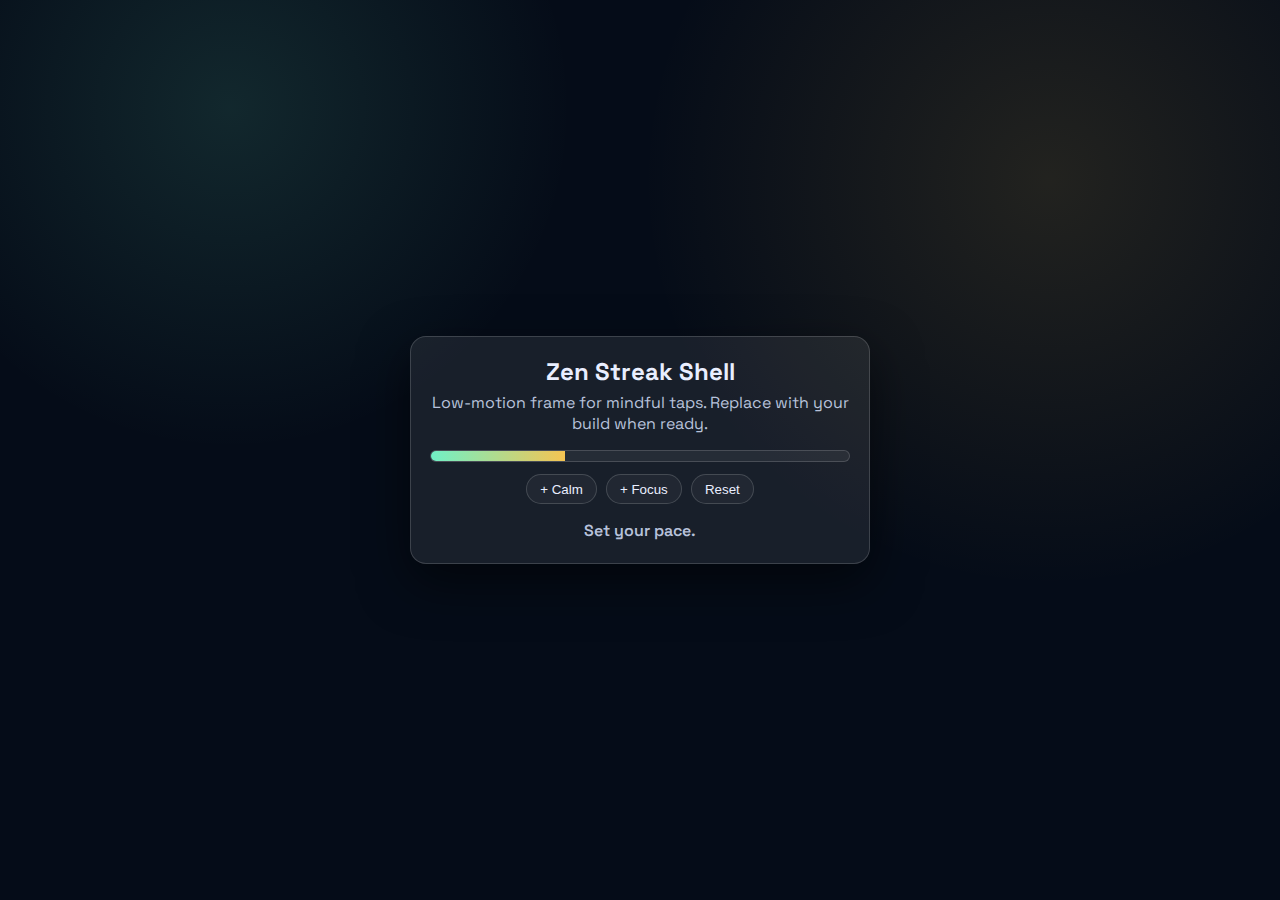
<file: games/game-3/index.html>
<!doctype html>
<html lang="en">
<head>
  <meta charset="utf-8">
  <meta name="viewport" content="width=device-width, initial-scale=1">
  <title>Game Shell 3 — Drift Calm</title>
  <link rel="preconnect" href="https://fonts.googleapis.com">
  <link rel="preconnect" href="https://fonts.gstatic.com" crossorigin>
  <link href="https://fonts.googleapis.com/css2?family=Space+Grotesk:wght@500;700&display=swap" rel="stylesheet">
  <style>
    :root{
      --bg:#050c18;
      --card:rgba(255,255,255,0.08);
      --accent:#f5c452;
      --accent-2:#70f0c7;
      --text:#e9eeff;
      --muted:#b7c2db;
      --border:rgba(255,255,255,0.16);
    }
    *{box-sizing:border-box}
    body{
      margin:0;
      min-height:100vh;
      font-family:"Space Grotesk", system-ui, sans-serif;
      background:radial-gradient(circle at 18% 12%, rgba(112,240,199,0.12), transparent 26%),
                 radial-gradient(circle at 82% 20%, rgba(245,196,82,0.12), transparent 32%),
                 #050c18;
      color:var(--text);
      display:flex;
      align-items:center;
      justify-content:center;
      padding:1rem;
    }
    .shell{
      width:min(460px, 100%);
      background:var(--card);
      border:1px solid var(--border);
      border-radius:16px;
      padding:1.2rem;
      box-shadow:0 18px 50px rgba(0,0,0,0.55);
      text-align:center;
    }
    h1{margin:0 0 0.2rem; font-size:1.5rem}
    p{margin:0.3rem 0; color:var(--muted)}
    .meter{
      margin:1rem 0 0.4rem;
      height:12px;
      border-radius:999px;
      background:rgba(255,255,255,0.06);
      overflow:hidden;
      border:1px solid var(--border);
    }
    .fill{
      height:100%;
      width:32%;
      background:linear-gradient(90deg, var(--accent-2), var(--accent));
      transition:width .25s ease;
    }
    .chips{
      display:flex;
      justify-content:center;
      gap:0.6rem;
      margin:0.8rem 0 1rem;
    }
    .chip{
      padding:0.4rem 0.8rem;
      border-radius:999px;
      border:1px solid var(--border);
      background:rgba(255,255,255,0.04);
      color:var(--text);
      cursor:pointer;
      transition:transform .16s ease, border-color .16s ease;
    }
    .chip:hover{transform:translateY(-2px); border-color:var(--accent-2)}
    .log{
      min-height:24px;
      color:var(--muted);
      font-weight:600;
    }
  </style>
</head>
<body>
  <div class="shell">
    <h1>Zen Streak Shell</h1>
    <p>Low-motion frame for mindful taps. Replace with your build when ready.</p>
    <div class="meter"><div class="fill" id="fill"></div></div>
    <div class="chips">
      <button class="chip" data-boost="15">+ Calm</button>
      <button class="chip" data-boost="22">+ Focus</button>
      <button class="chip" data-boost="-18">Reset</button>
    </div>
    <div class="log" id="log">Set your pace.</div>
  </div>

  <script>
    const fill = document.getElementById("fill");
    const log = document.getElementById("log");
    document.querySelectorAll(".chip").forEach(chip => {
      chip.addEventListener("click", () => {
        const change = Number(chip.dataset.boost);
        const current = parseInt(fill.style.width, 10) || 32;
        const next = Math.min(100, Math.max(8, current + change));
        fill.style.width = next + "%";
        log.textContent = change < 0 ? "Reset to a calm state." : "Boost applied. Keep it light.";
      });
    });
  </script>
</body>
</html>
</file>
